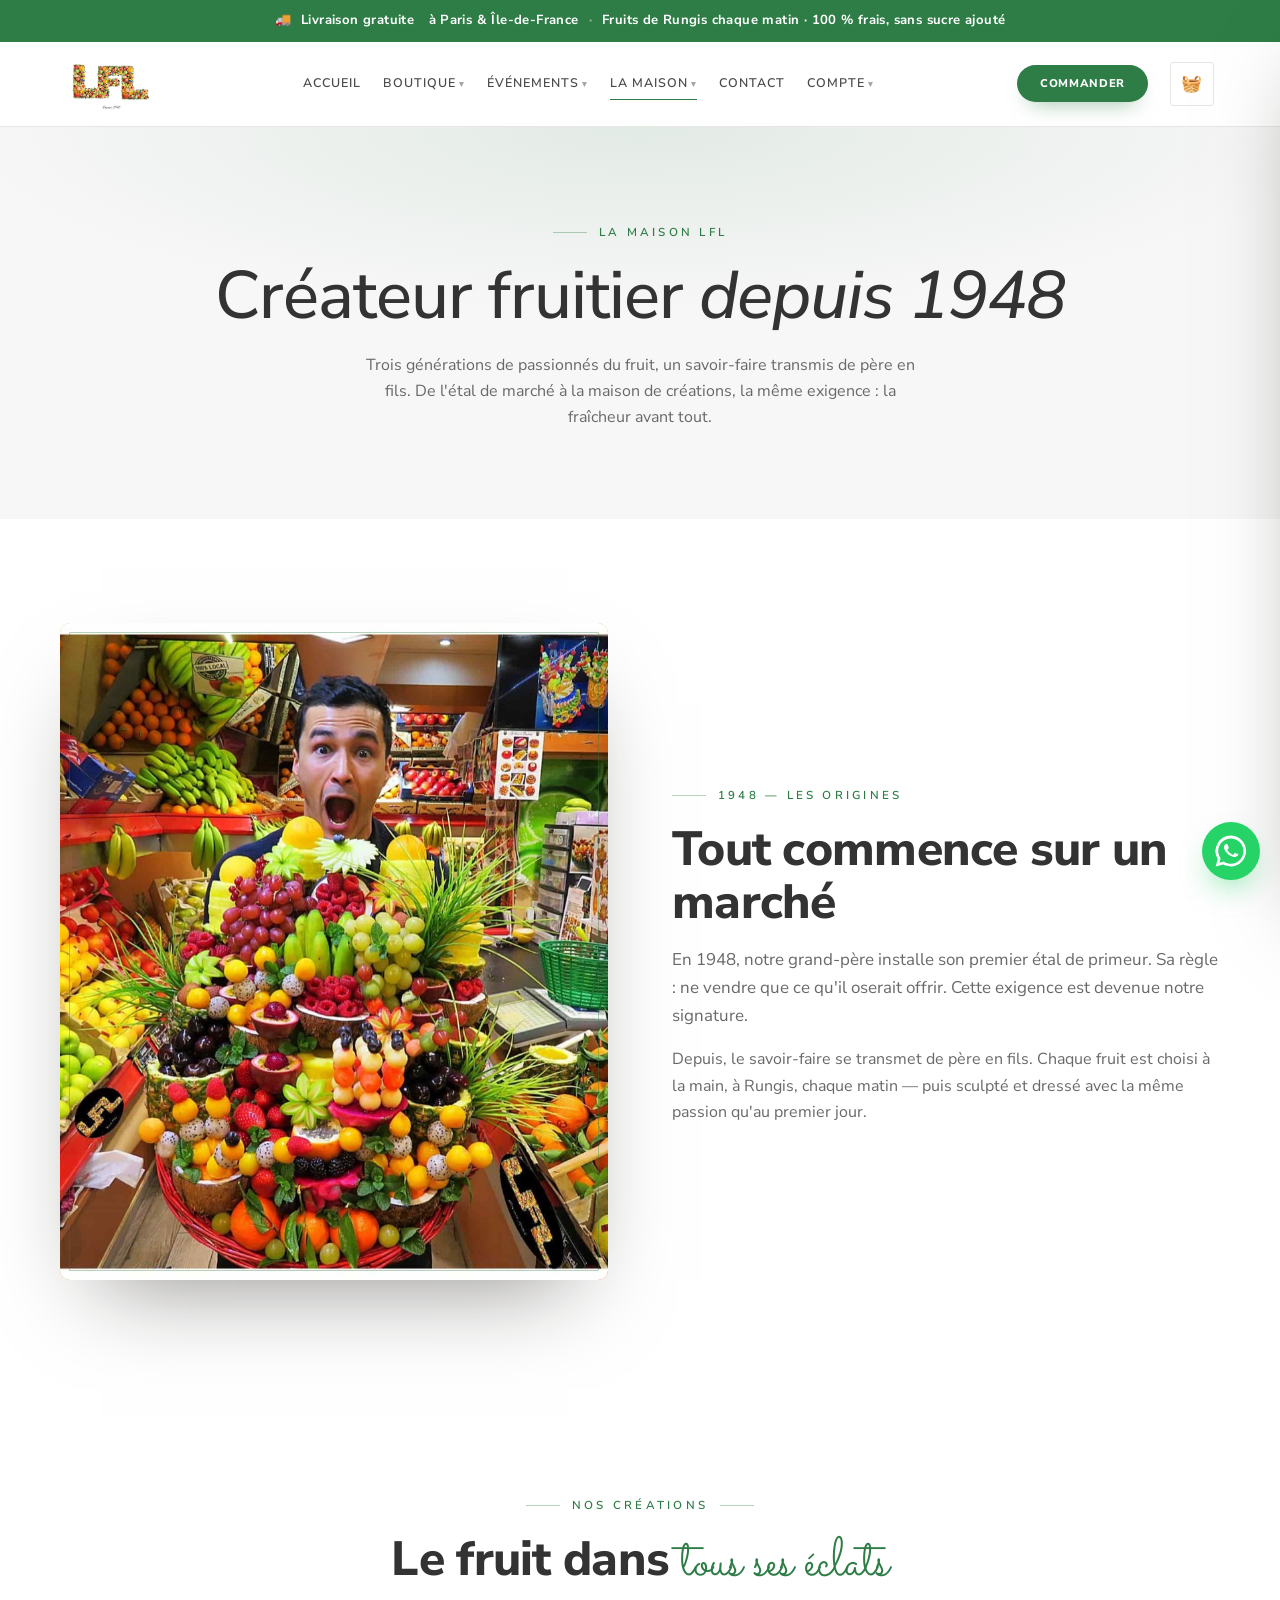
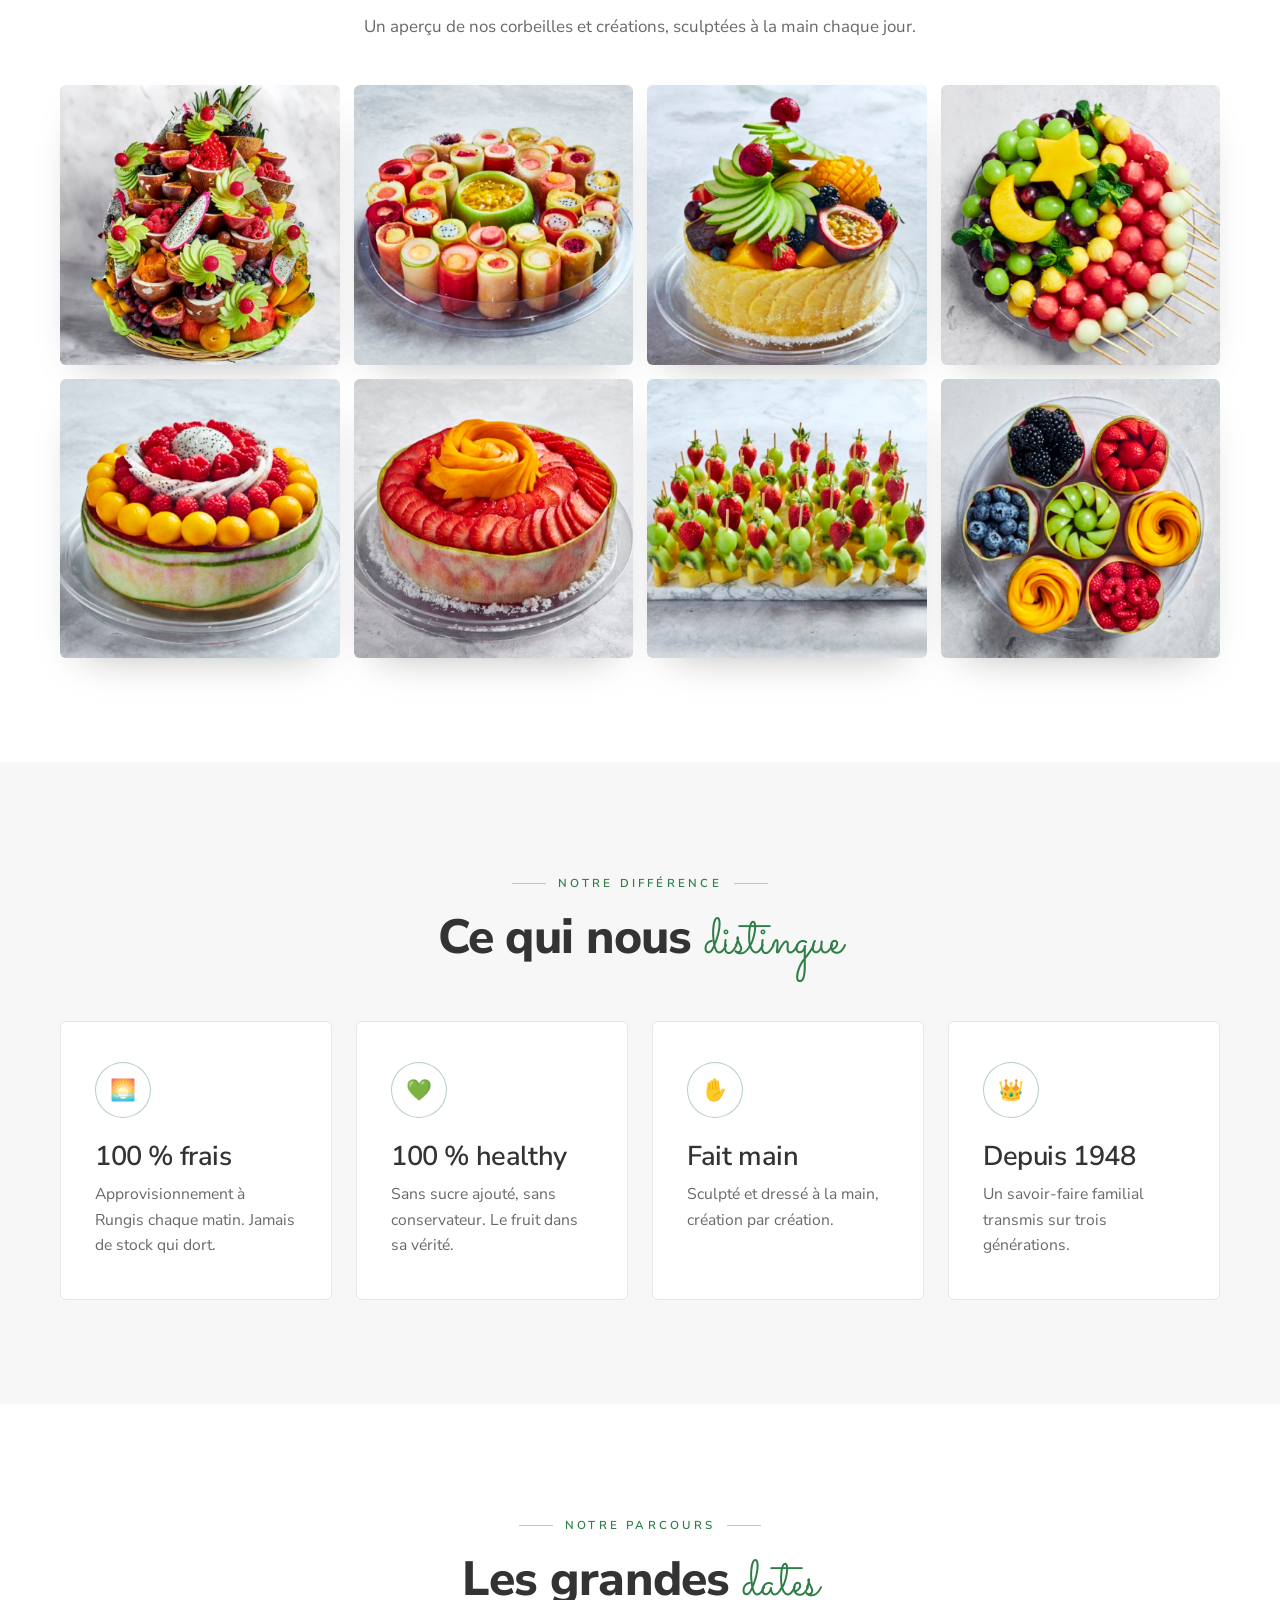
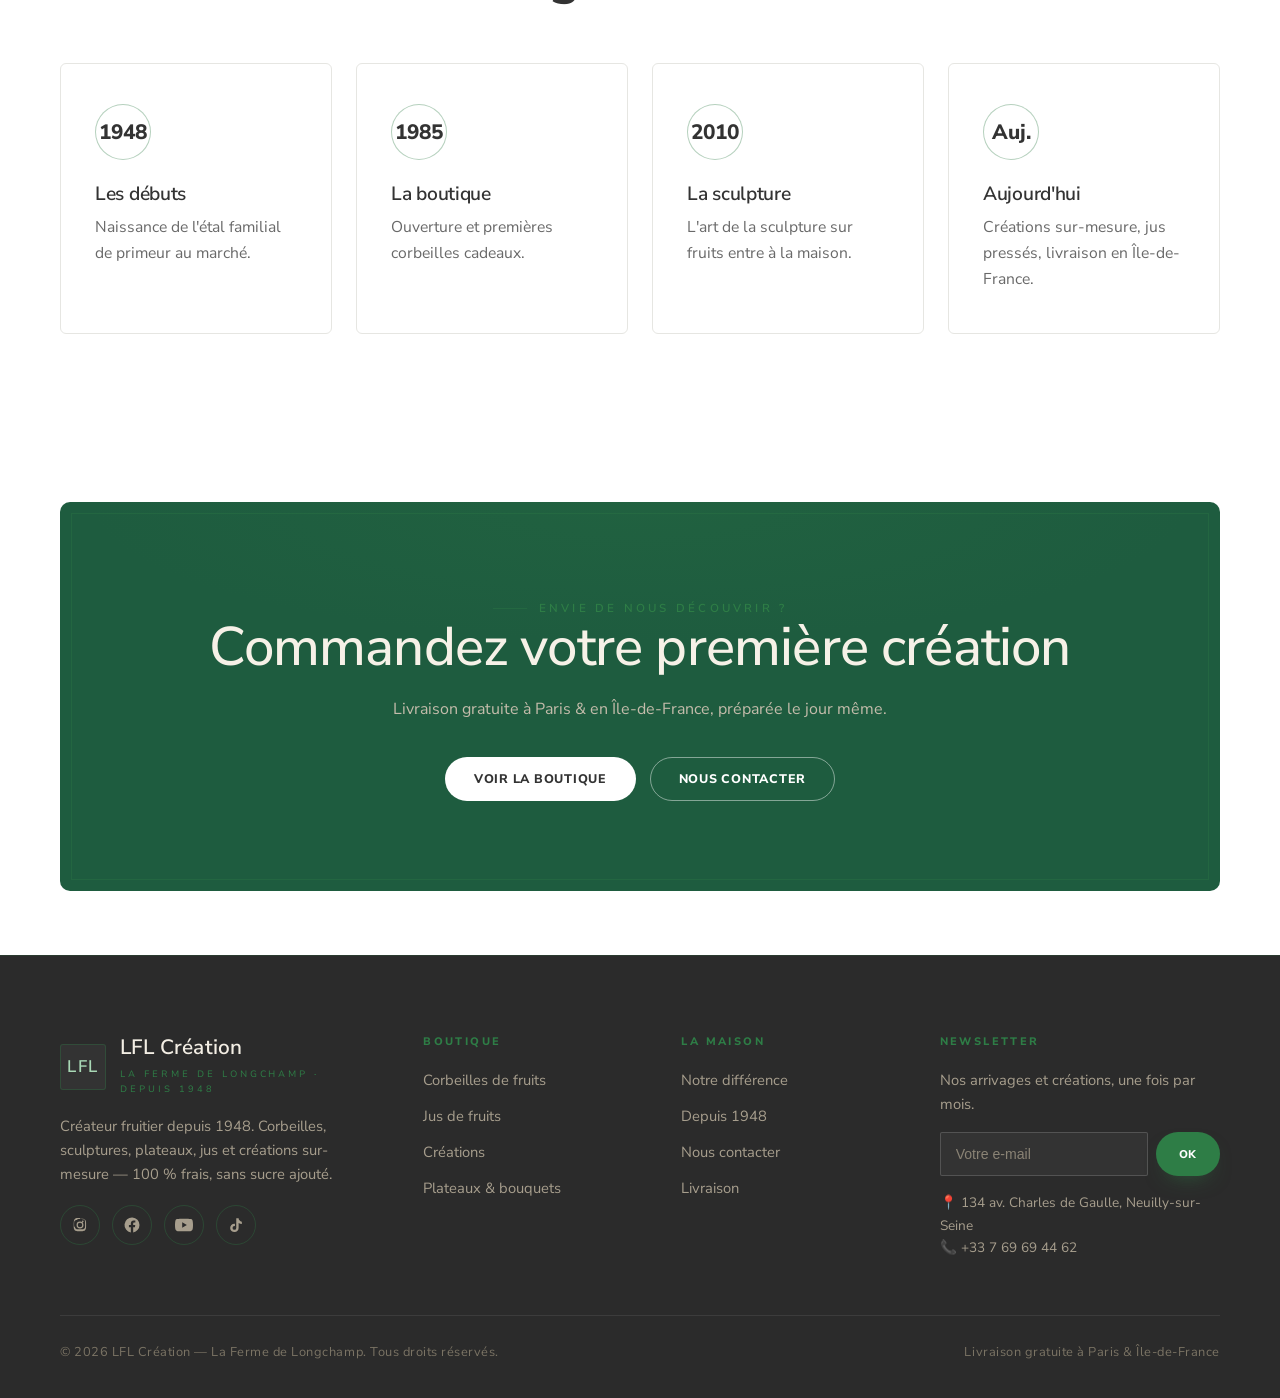
<file: a-propos.html>
<!DOCTYPE html>
<html lang="fr">
<head>
<meta charset="UTF-8">
<meta name="viewport" content="width=device-width, initial-scale=1.0">
<title>La Maison — Notre différence, depuis 1948 | LFL Création</title>
<meta name="description" content="LFL Création, La Ferme de Longchamp : créateur fruitier depuis 1948. Savoir-faire transmis de père en fils, fruits de Rungis, 100 % frais et sans sucre ajouté.">
<link rel="preconnect" href="https://fonts.googleapis.com">
<link rel="preconnect" href="https://fonts.gstatic.com" crossorigin>
<link rel="stylesheet" href="assets/css/style.css?v=19">
<link rel="icon" href="data:image/svg+xml,<svg xmlns='http://www.w3.org/2000/svg' viewBox='0 0 100 100'><text y='.9em' font-size='90'>🍉</text></svg>">
</head>
<body>

<div class="topbar">🚚 <strong>Livraison gratuite</strong>&nbsp;à Paris &amp; Île-de-France <span class="sep">·</span> <span class="hide-sm">Fruits de Rungis chaque matin · 100 % frais, sans sucre ajouté</span></div>
<header class="site-header">
  <div class="container nav">
    <a href="index.html" class="brand">
      <img class="brand__logo" src="assets/img/logo.png" alt="LFL Création — La Ferme de Longchamp, depuis 1948">
    </a>
    <nav class="nav__links">
      <a href="index.html">Accueil</a>
      <div class="nav__item">
        <a class="nav__top" href="boutique.html">Boutique<span class="caret">▾</span></a>
        <div class="nav__drop">
          <a href="boutique.html?cat=Corbeilles">Corbeilles de fruits</a>
          <a href="boutique.html?cat=Créations">Créations</a>
          <a href="boutique.html?cat=Crudités">Crudités</a>
          <a href="boutique.html?cat=Jus">Jus de fruits</a>
          <a href="https://deliveroo.fr/fr/menu/paris/paris-16eme-iena/la-ferme-de-longchamp-primeur-fruits-et-legumes-frais" target="_blank" rel="noopener noreferrer">Espace Primeur ↗</a>
        </div>
      </div>
      <div class="nav__item">
        <a class="nav__top" href="evenements.html">Événements<span class="caret">▾</span></a>
        <div class="nav__drop">
          <a href="evenements.html#mariage">Mariage</a>
          <a href="evenements.html#naissance">Naissance</a>
          <a href="evenements.html#seminaire">Soirée &amp; séminaire</a>
          <a href="entreprises.html">Entreprises</a>
        </div>
      </div>
      <div class="nav__item">
        <a class="nav__top" href="a-propos.html">La Maison<span class="caret">▾</span></a>
        <div class="nav__drop">
          <a href="a-propos.html">Notre histoire</a>
          <a href="a-propos.html">Notre différence</a>
          <a href="contact.html">Nous contacter</a>
        </div>
      </div>
      <a href="contact.html">Contact</a>
      <div class="nav__item">
        <a class="nav__top" href="compte.html">Compte<span class="caret">▾</span></a>
        <div class="nav__drop">
          <a href="compte.html#commandes">Mes commandes</a>
          <a href="compte.html#details">Détails du compte</a>
          <a href="admin.html">Espace propriétaire</a>
        </div>
      </div>
    </nav>
    <div class="nav__actions">
      <a href="boutique.html" class="btn btn--green btn--sm">Commander</a>
      <button class="cart-btn" data-open-cart aria-label="Voir le panier">
        <span class="cart-btn__icon">🧺</span><span class="cart-count">0</span>
      </button>
      <button class="nav__toggle" aria-label="Menu"><span></span><span></span><span></span></button>
    </div>
  </div>
</header>

<section class="page-hero">
  <div class="container">
    <span class="eyebrow" style="justify-content:center">La Maison LFL</span>
    <h1>Créateur fruitier <em>depuis 1948</em></h1>
    <p>Trois générations de passionnés du fruit, un savoir-faire transmis de père en fils. De l'étal de marché à la maison de créations, la même exigence : la fraîcheur avant tout.</p>
  </div>
</section>

<section class="section">
  <div class="container split">
    <div class="split__media grad--exo reveal">
      <img src="assets/img/histoire.jpg?2" alt="La Ferme de Longchamp depuis 1948" onerror="this.closest('.split__media').classList.add('img-missing')">
    </div>
    <div class="reveal">
      <span class="eyebrow">1948 — Les origines</span>
      <h2 class="section-title">Tout commence sur un marché</h2>
      <p class="section-lead" style="margin-left:0">En 1948, notre grand-père installe son premier étal de primeur. Sa règle : ne vendre que ce qu'il oserait offrir. Cette exigence est devenue notre signature.</p>
      <p style="color:var(--muted);margin-top:16px">Depuis, le savoir-faire se transmet de père en fils. Chaque fruit est choisi à la main, à Rungis, chaque matin — puis sculpté et dressé avec la même passion qu'au premier jour.</p>
    </div>
  </div>
</section>

<section class="section">
  <div class="container">
    <div class="center reveal"><span class="eyebrow">Nos créations</span><h2 class="section-title">Le fruit dans <em>tous ses éclats</em></h2><p class="section-lead">Un aperçu de nos corbeilles et créations, sculptées à la main chaque jour.</p></div>
    <div class="gallery" style="margin-top:44px">
      <img class="reveal" src="assets/img/hawai-2530.jpg?2" alt="Corbeille Hawaï" loading="lazy">
      <img class="reveal" src="assets/img/su-fruits.jpg?2" alt="Su-fruits" loading="lazy">
      <img class="reveal" src="assets/img/salade-revisitee.jpg?2" alt="Salade de fruits revisitée" loading="lazy">
      <img class="reveal" src="assets/img/plateau-etoile.jpg?2" alt="Plateau étoilé" loading="lazy">
      <img class="reveal" src="assets/img/mille-fruit.jpg?2" alt="Le mille-fruit" loading="lazy">
      <img class="reveal" src="assets/img/fraisier.jpg?2" alt="Fraisier primeur" loading="lazy">
      <img class="reveal" src="assets/img/pics-vitamines.jpg?2" alt="Les pics vitaminés" loading="lazy">
      <img class="reveal" src="assets/img/eclats-gourmandises.jpg?2" alt="Éclats de gourmandises" loading="lazy">
    </div>
  </div>
</section>

<section class="section bg-cream">
  <div class="container">
    <div class="center reveal"><span class="eyebrow">Notre différence</span><h2 class="section-title">Ce qui nous <em>distingue</em></h2></div>
    <div class="grid-4" style="margin-top:48px">
      <div class="value-card reveal"><div class="ic">🌅</div><h3>100 % frais</h3><p>Approvisionnement à Rungis chaque matin. Jamais de stock qui dort.</p></div>
      <div class="value-card reveal"><div class="ic">💚</div><h3>100 % healthy</h3><p>Sans sucre ajouté, sans conservateur. Le fruit dans sa vérité.</p></div>
      <div class="value-card reveal"><div class="ic">✋</div><h3>Fait main</h3><p>Sculpté et dressé à la main, création par création.</p></div>
      <div class="value-card reveal"><div class="ic">👑</div><h3>Depuis 1948</h3><p>Un savoir-faire familial transmis sur trois générations.</p></div>
    </div>
  </div>
</section>

<section class="section">
  <div class="container">
    <div class="center reveal"><span class="eyebrow">Notre parcours</span><h2 class="section-title">Les grandes <em>dates</em></h2></div>
    <div class="grid-4" style="margin-top:48px">
      <div class="value-card reveal"><div class="ic" style="font-weight:800">1948</div><h3 style="font-size:1.2rem">Les débuts</h3><p>Naissance de l'étal familial de primeur au marché.</p></div>
      <div class="value-card reveal"><div class="ic" style="font-weight:800">1985</div><h3 style="font-size:1.2rem">La boutique</h3><p>Ouverture et premières corbeilles cadeaux.</p></div>
      <div class="value-card reveal"><div class="ic" style="font-weight:800">2010</div><h3 style="font-size:1.2rem">La sculpture</h3><p>L'art de la sculpture sur fruits entre à la maison.</p></div>
      <div class="value-card reveal"><div class="ic" style="font-weight:800">Auj.</div><h3 style="font-size:1.2rem">Aujourd'hui</h3><p>Créations sur-mesure, jus pressés, livraison en Île-de-France.</p></div>
    </div>
  </div>
</section>

<section class="section--tight">
  <div class="container">
    <div class="cta-band reveal">
      <span class="eyebrow">Envie de nous découvrir ?</span>
      <h2>Commandez votre première création</h2>
      <p>Livraison gratuite à Paris &amp; en Île-de-France, préparée le jour même.</p>
      <div style="display:flex;gap:14px;justify-content:center;flex-wrap:wrap">
        <a href="boutique.html" class="btn btn--light">Voir la boutique</a>
        <a href="contact.html" class="btn btn--ghost" style="color:#fff;border-color:rgba(255,255,255,.45)">Nous contacter</a>
      </div>
    </div>
  </div>
</section>

<footer class="site-footer">
  <div class="container">
    <div class="footer-grid">
      <div>
        <a href="index.html" class="brand" style="margin-bottom:16px">
          <span class="brand__mark">LFL</span>
          <span><span class="brand__name">LFL Création</span><span class="brand__since">La Ferme de Longchamp · depuis 1948</span></span>
        </a>
        <p style="max-width:300px;font-size:.92rem">Créateur fruitier depuis 1948. Corbeilles, sculptures, plateaux, jus et créations sur-mesure — 100 % frais, sans sucre ajouté.</p>
        <div class="social"><a href="https://www.instagram.com/maison_lfl/" target="_blank" rel="noopener noreferrer" aria-label="Instagram" title="Instagram"><svg viewBox="0 0 24 24" fill="currentColor"><path d="M12 7.4a4.6 4.6 0 1 0 0 9.2 4.6 4.6 0 0 0 0-9.2zm0 7.6a3 3 0 1 1 0-6 3 3 0 0 1 0 6zm4.8-7.8a1.08 1.08 0 1 1-2.16 0 1.08 1.08 0 0 1 2.16 0zM12 4.16c2.2 0 2.46.01 3.33.05.8.04 1.24.17 1.53.29.38.15.66.33.95.62.29.29.47.57.62.95.11.29.25.73.29 1.53.04.87.05 1.13.05 3.33s-.01 2.46-.05 3.33c-.04.8-.18 1.24-.29 1.53-.15.38-.33.66-.62.95-.29.29-.57.47-.95.62-.29.11-.73.25-1.53.29-.87.04-1.13.05-3.33.05s-2.46-.01-3.33-.05c-.8-.04-1.24-.18-1.53-.29a2.56 2.56 0 0 1-.95-.62 2.56 2.56 0 0 1-.62-.95c-.11-.29-.25-.73-.29-1.53C4.17 14.46 4.16 14.2 4.16 12s.01-2.46.05-3.33c.04-.8.18-1.24.29-1.53.15-.38.33-.66.62-.95.29-.29.57-.47.95-.62.29-.11.73-.25 1.53-.29C9.54 4.17 9.8 4.16 12 4.16M12 2.6c-2.24 0-2.52.01-3.4.05-.88.04-1.48.18-2 .38-.55.21-1.01.5-1.47.96-.46.46-.75.92-.96 1.47-.2.52-.34 1.12-.38 2C3.61 9.48 3.6 9.76 3.6 12s.01 2.52.05 3.4c.04.88.18 1.48.38 2 .21.55.5 1.01.96 1.47.46.46.92.75 1.47.96.52.2 1.12.34 2 .38.88.04 1.16.05 3.4.05s2.52-.01 3.4-.05c.88-.04 1.48-.18 2-.38.55-.21 1.01-.5 1.47-.96.46-.46.75-.92.96-1.47.2-.52.34-1.12.38-2 .04-.88.05-1.16.05-3.4s-.01-2.52-.05-3.4c-.04-.88-.18-1.48-.38-2a3.9 3.9 0 0 0-.96-1.47 3.9 3.9 0 0 0-1.47-.96c-.52-.2-1.12-.34-2-.38-.88-.04-1.16-.05-3.4-.05z"/></svg></a><a href="https://www.facebook.com/lafermedelongchampparis/" target="_blank" rel="noopener noreferrer" aria-label="Facebook" title="Facebook"><svg viewBox="0 0 24 24" fill="currentColor"><path d="M22 12a10 10 0 1 0-11.56 9.88v-6.99H7.9V12h2.54V9.8c0-2.5 1.49-3.89 3.78-3.89 1.09 0 2.24.2 2.24.2v2.46h-1.26c-1.24 0-1.63.77-1.63 1.56V12h2.78l-.44 2.89h-2.34v6.99A10 10 0 0 0 22 12z"/></svg></a><a href="https://www.youtube.com/@Atef.Barbouche" target="_blank" rel="noopener noreferrer" aria-label="YouTube" title="YouTube"><svg viewBox="0 0 24 24" fill="currentColor"><path d="M23.5 6.2a3 3 0 0 0-2.12-2.12C19.5 3.55 12 3.55 12 3.55s-7.5 0-9.38.53A3 3 0 0 0 .5 6.2 31 31 0 0 0 0 12a31 31 0 0 0 .5 5.8 3 3 0 0 0 2.12 2.12c1.88.53 9.38.53 9.38.53s7.5 0 9.38-.53a3 3 0 0 0 2.12-2.12A31 31 0 0 0 24 12a31 31 0 0 0-.5-5.8zM9.6 15.6V8.4l6.2 3.6-6.2 3.6z"/></svg></a><a href="https://www.tiktok.com/@fruits_lfl_creation" target="_blank" rel="noopener noreferrer" aria-label="TikTok" title="TikTok"><svg viewBox="0 0 24 24" fill="currentColor"><path d="M16.6 5.82A4.28 4.28 0 0 1 15.54 3h-3.2v12.9a2.47 2.47 0 1 1-2.47-2.47c.24 0 .48.04.7.1v-3.3a5.7 5.7 0 0 0-.7-.05A5.65 5.65 0 1 0 15.5 15.5V9.34a7.36 7.36 0 0 0 4.3 1.38V7.5a4.28 4.28 0 0 1-3.2-1.68z"/></svg></a></div>
      </div>
      <div><h4>Boutique</h4><ul class="footer-links"><li><a href="boutique.html">Corbeilles de fruits</a></li><li><a href="boutique.html">Jus de fruits</a></li><li><a href="boutique.html">Créations</a></li><li><a href="boutique.html">Plateaux &amp; bouquets</a></li></ul></div>
      <div><h4>La Maison</h4><ul class="footer-links"><li><a href="a-propos.html">Notre différence</a></li><li><a href="a-propos.html">Depuis 1948</a></li><li><a href="contact.html">Nous contacter</a></li><li><a href="index.html#livraison">Livraison</a></li></ul></div>
      <div><h4>Newsletter</h4><p style="font-size:.92rem">Nos arrivages et créations, une fois par mois.</p>
        <form class="newsletter" data-newsletter><input type="email" placeholder="Votre e-mail" required><button class="btn btn--green btn--sm" type="submit">OK</button></form>
        <p style="font-size:.85rem;margin-top:16px">📍 134 av. Charles de Gaulle, Neuilly-sur-Seine<br>📞 +33 7 69 69 44 62</p></div>
    </div>
    <div class="footer-bottom"><span>© 2026 LFL Création — La Ferme de Longchamp. Tous droits réservés.</span><span>Livraison gratuite à Paris &amp; Île-de-France</span></div>
  </div>
</footer>

<div class="overlay" id="overlay" data-close-cart></div>
<aside class="drawer" id="drawer" aria-label="Panier">
  <div class="drawer__head"><h3>Votre panier</h3><button class="drawer__close" data-close-cart aria-label="Fermer">✕</button></div>
  <div class="drawer__body" id="drawerBody"></div>
  <div class="drawer__foot" id="drawerFoot"></div>
</aside>

<script src="assets/js/data.js?v=19"></script>
<script src="assets/js/main.js?v=19"></script>
</body>
</html>
</file>
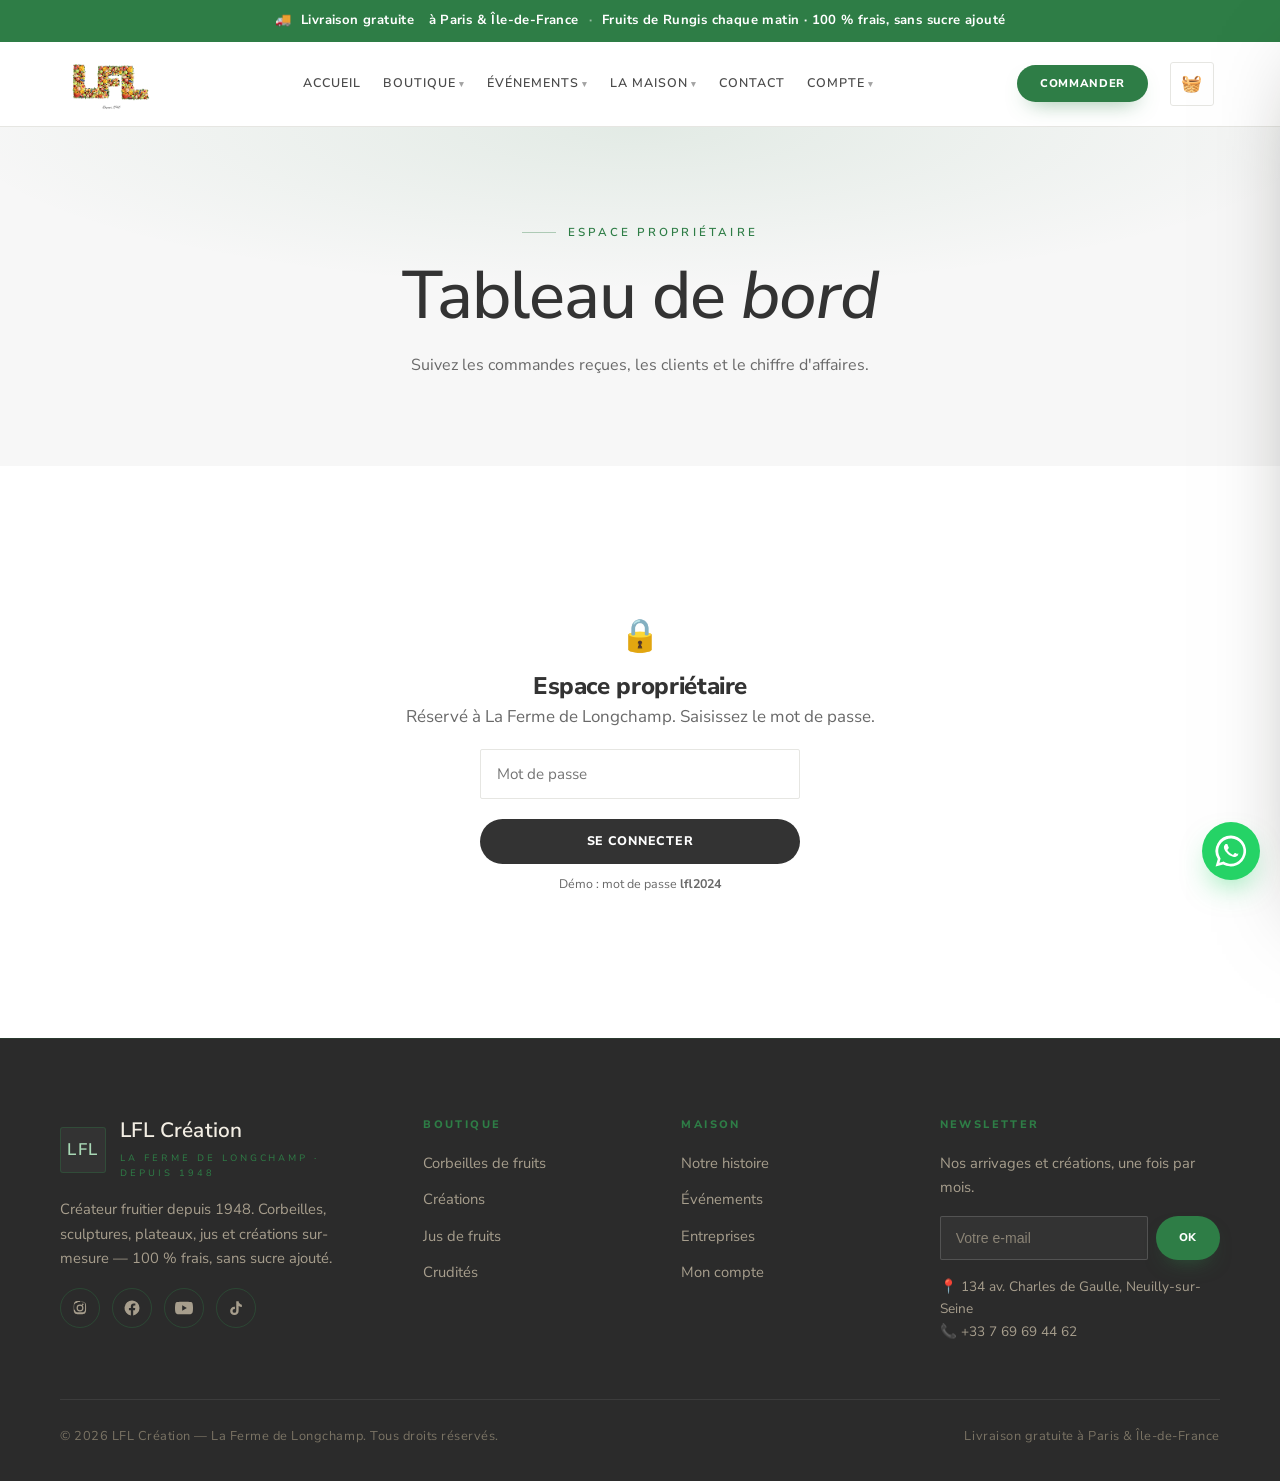
<file: admin.html>
<!DOCTYPE html>
<html lang="fr">
<head>
<meta charset="UTF-8">
<meta name="viewport" content="width=device-width, initial-scale=1.0">
<title>Espace propriétaire — LFL Création</title>
<meta name="description" content="Tableau de bord propriétaire : commandes, clients, chiffre d'affaires.">
<link rel="preconnect" href="https://fonts.googleapis.com">
<link rel="preconnect" href="https://fonts.gstatic.com" crossorigin>
<link rel="stylesheet" href="assets/css/style.css?v=19">
<link rel="icon" href="data:image/svg+xml,<svg xmlns='http://www.w3.org/2000/svg' viewBox='0 0 100 100'><text y='.9em' font-size='90'>🍉</text></svg>">
</head>
<body>
<div class="topbar">🚚 <strong>Livraison gratuite</strong>&nbsp;à Paris &amp; Île-de-France <span class="sep">·</span> <span class="hide-sm">Fruits de Rungis chaque matin · 100 % frais, sans sucre ajouté</span></div>
<header class="site-header">
  <div class="container nav">
    <a href="index.html" class="brand">
      <img class="brand__logo" src="assets/img/logo.png" alt="LFL Création — La Ferme de Longchamp, depuis 1948">
    </a>
    <nav class="nav__links">
      <a href="index.html">Accueil</a>
      <div class="nav__item">
        <a class="nav__top" href="boutique.html">Boutique<span class="caret">▾</span></a>
        <div class="nav__drop">
          <a href="boutique.html?cat=Corbeilles">Corbeilles de fruits</a>
          <a href="boutique.html?cat=Créations">Créations</a>
          <a href="boutique.html?cat=Crudités">Crudités</a>
          <a href="boutique.html?cat=Jus">Jus de fruits</a>
          <a href="https://deliveroo.fr/fr/menu/paris/paris-16eme-iena/la-ferme-de-longchamp-primeur-fruits-et-legumes-frais" target="_blank" rel="noopener noreferrer">Espace Primeur ↗</a>
        </div>
      </div>
      <div class="nav__item">
        <a class="nav__top" href="evenements.html">Événements<span class="caret">▾</span></a>
        <div class="nav__drop">
          <a href="evenements.html#mariage">Mariage</a>
          <a href="evenements.html#naissance">Naissance</a>
          <a href="evenements.html#seminaire">Soirée &amp; séminaire</a>
          <a href="entreprises.html">Entreprises</a>
        </div>
      </div>
      <div class="nav__item">
        <a class="nav__top" href="a-propos.html">La Maison<span class="caret">▾</span></a>
        <div class="nav__drop">
          <a href="a-propos.html">Notre histoire</a>
          <a href="a-propos.html">Notre différence</a>
          <a href="contact.html">Nous contacter</a>
        </div>
      </div>
      <a href="contact.html">Contact</a>
      <div class="nav__item">
        <a class="nav__top" href="compte.html">Compte<span class="caret">▾</span></a>
        <div class="nav__drop">
          <a href="compte.html#commandes">Mes commandes</a>
          <a href="compte.html#details">Détails du compte</a>
          <a href="admin.html">Espace propriétaire</a>
        </div>
      </div>
    </nav>
    <div class="nav__actions">
      <a href="boutique.html" class="btn btn--green btn--sm">Commander</a>
      <button class="cart-btn" data-open-cart aria-label="Voir le panier">
        <span class="cart-btn__icon">🧺</span><span class="cart-count">0</span>
      </button>
      <button class="nav__toggle" aria-label="Menu"><span></span><span></span><span></span></button>
    </div>
  </div>
</header>

<section class="page-hero">
  <div class="container">
    <span class="eyebrow" style="justify-content:center">Espace propriétaire</span>
    <h1>Tableau de <em>bord</em></h1>
    <p>Suivez les commandes reçues, les clients et le chiffre d'affaires.</p>
  </div>
</section>

<section class="section">
  <div class="container" id="adminApp"></div>
</section>
<footer class="site-footer">
  <div class="container">
    <div class="footer-grid">
      <div>
        <a href="index.html" class="brand" style="margin-bottom:16px">
          <span class="brand__mark">LFL</span>
          <span><span class="brand__name">LFL Création</span><span class="brand__since">La Ferme de Longchamp · depuis 1948</span></span>
        </a>
        <p style="max-width:300px;font-size:.92rem">Créateur fruitier depuis 1948. Corbeilles, sculptures, plateaux, jus et créations sur-mesure — 100 % frais, sans sucre ajouté.</p>
        <div class="social"><a href="https://www.instagram.com/maison_lfl/" target="_blank" rel="noopener noreferrer" aria-label="Instagram" title="Instagram"><svg viewBox="0 0 24 24" fill="currentColor"><path d="M12 7.4a4.6 4.6 0 1 0 0 9.2 4.6 4.6 0 0 0 0-9.2zm0 7.6a3 3 0 1 1 0-6 3 3 0 0 1 0 6zm4.8-7.8a1.08 1.08 0 1 1-2.16 0 1.08 1.08 0 0 1 2.16 0zM12 4.16c2.2 0 2.46.01 3.33.05.8.04 1.24.17 1.53.29.38.15.66.33.95.62.29.29.47.57.62.95.11.29.25.73.29 1.53.04.87.05 1.13.05 3.33s-.01 2.46-.05 3.33c-.04.8-.18 1.24-.29 1.53-.15.38-.33.66-.62.95-.29.29-.57.47-.95.62-.29.11-.73.25-1.53.29-.87.04-1.13.05-3.33.05s-2.46-.01-3.33-.05c-.8-.04-1.24-.18-1.53-.29a2.56 2.56 0 0 1-.95-.62 2.56 2.56 0 0 1-.62-.95c-.11-.29-.25-.73-.29-1.53C4.17 14.46 4.16 14.2 4.16 12s.01-2.46.05-3.33c.04-.8.18-1.24.29-1.53.15-.38.33-.66.62-.95.29-.29.57-.47.95-.62.29-.11.73-.25 1.53-.29C9.54 4.17 9.8 4.16 12 4.16M12 2.6c-2.24 0-2.52.01-3.4.05-.88.04-1.48.18-2 .38-.55.21-1.01.5-1.47.96-.46.46-.75.92-.96 1.47-.2.52-.34 1.12-.38 2C3.61 9.48 3.6 9.76 3.6 12s.01 2.52.05 3.4c.04.88.18 1.48.38 2 .21.55.5 1.01.96 1.47.46.46.92.75 1.47.96.52.2 1.12.34 2 .38.88.04 1.16.05 3.4.05s2.52-.01 3.4-.05c.88-.04 1.48-.18 2-.38.55-.21 1.01-.5 1.47-.96.46-.46.75-.92.96-1.47.2-.52.34-1.12.38-2 .04-.88.05-1.16.05-3.4s-.01-2.52-.05-3.4c-.04-.88-.18-1.48-.38-2a3.9 3.9 0 0 0-.96-1.47 3.9 3.9 0 0 0-1.47-.96c-.52-.2-1.12-.34-2-.38-.88-.04-1.16-.05-3.4-.05z"/></svg></a><a href="https://www.facebook.com/lafermedelongchampparis/" target="_blank" rel="noopener noreferrer" aria-label="Facebook" title="Facebook"><svg viewBox="0 0 24 24" fill="currentColor"><path d="M22 12a10 10 0 1 0-11.56 9.88v-6.99H7.9V12h2.54V9.8c0-2.5 1.49-3.89 3.78-3.89 1.09 0 2.24.2 2.24.2v2.46h-1.26c-1.24 0-1.63.77-1.63 1.56V12h2.78l-.44 2.89h-2.34v6.99A10 10 0 0 0 22 12z"/></svg></a><a href="https://www.youtube.com/@Atef.Barbouche" target="_blank" rel="noopener noreferrer" aria-label="YouTube" title="YouTube"><svg viewBox="0 0 24 24" fill="currentColor"><path d="M23.5 6.2a3 3 0 0 0-2.12-2.12C19.5 3.55 12 3.55 12 3.55s-7.5 0-9.38.53A3 3 0 0 0 .5 6.2 31 31 0 0 0 0 12a31 31 0 0 0 .5 5.8 3 3 0 0 0 2.12 2.12c1.88.53 9.38.53 9.38.53s7.5 0 9.38-.53a3 3 0 0 0 2.12-2.12A31 31 0 0 0 24 12a31 31 0 0 0-.5-5.8zM9.6 15.6V8.4l6.2 3.6-6.2 3.6z"/></svg></a><a href="https://www.tiktok.com/@fruits_lfl_creation" target="_blank" rel="noopener noreferrer" aria-label="TikTok" title="TikTok"><svg viewBox="0 0 24 24" fill="currentColor"><path d="M16.6 5.82A4.28 4.28 0 0 1 15.54 3h-3.2v12.9a2.47 2.47 0 1 1-2.47-2.47c.24 0 .48.04.7.1v-3.3a5.7 5.7 0 0 0-.7-.05A5.65 5.65 0 1 0 15.5 15.5V9.34a7.36 7.36 0 0 0 4.3 1.38V7.5a4.28 4.28 0 0 1-3.2-1.68z"/></svg></a></div>
      </div>
      <div><h4>Boutique</h4><ul class="footer-links"><li><a href="boutique.html?cat=Corbeilles">Corbeilles de fruits</a></li><li><a href="boutique.html?cat=Créations">Créations</a></li><li><a href="boutique.html?cat=Jus">Jus de fruits</a></li><li><a href="boutique.html?cat=Crudités">Crudités</a></li></ul></div>
      <div><h4>Maison</h4><ul class="footer-links"><li><a href="a-propos.html">Notre histoire</a></li><li><a href="evenements.html">Événements</a></li><li><a href="entreprises.html">Entreprises</a></li><li><a href="compte.html">Mon compte</a></li></ul></div>
      <div><h4>Newsletter</h4><p style="font-size:.92rem">Nos arrivages et créations, une fois par mois.</p>
        <form class="newsletter" data-newsletter><input type="email" placeholder="Votre e-mail" required><button class="btn btn--green btn--sm" type="submit">OK</button></form>
        <p style="font-size:.85rem;margin-top:16px">📍 134 av. Charles de Gaulle, Neuilly-sur-Seine<br>📞 +33 7 69 69 44 62</p></div>
    </div>
    <div class="footer-bottom"><span>© 2026 LFL Création — La Ferme de Longchamp. Tous droits réservés.</span><span>Livraison gratuite à Paris &amp; Île-de-France</span></div>
  </div>
</footer>

<div class="overlay" id="overlay" data-close-cart></div>
<aside class="drawer" id="drawer" aria-label="Panier">
  <div class="drawer__head"><h3>Votre panier</h3><button class="drawer__close" data-close-cart aria-label="Fermer">✕</button></div>
  <div class="drawer__body" id="drawerBody"></div>
  <div class="drawer__foot" id="drawerFoot"></div>
</aside>

<script src="assets/js/data.js?v=19"></script>
<script src="assets/js/main.js?v=19"></script>
</body>
</html>
</file>
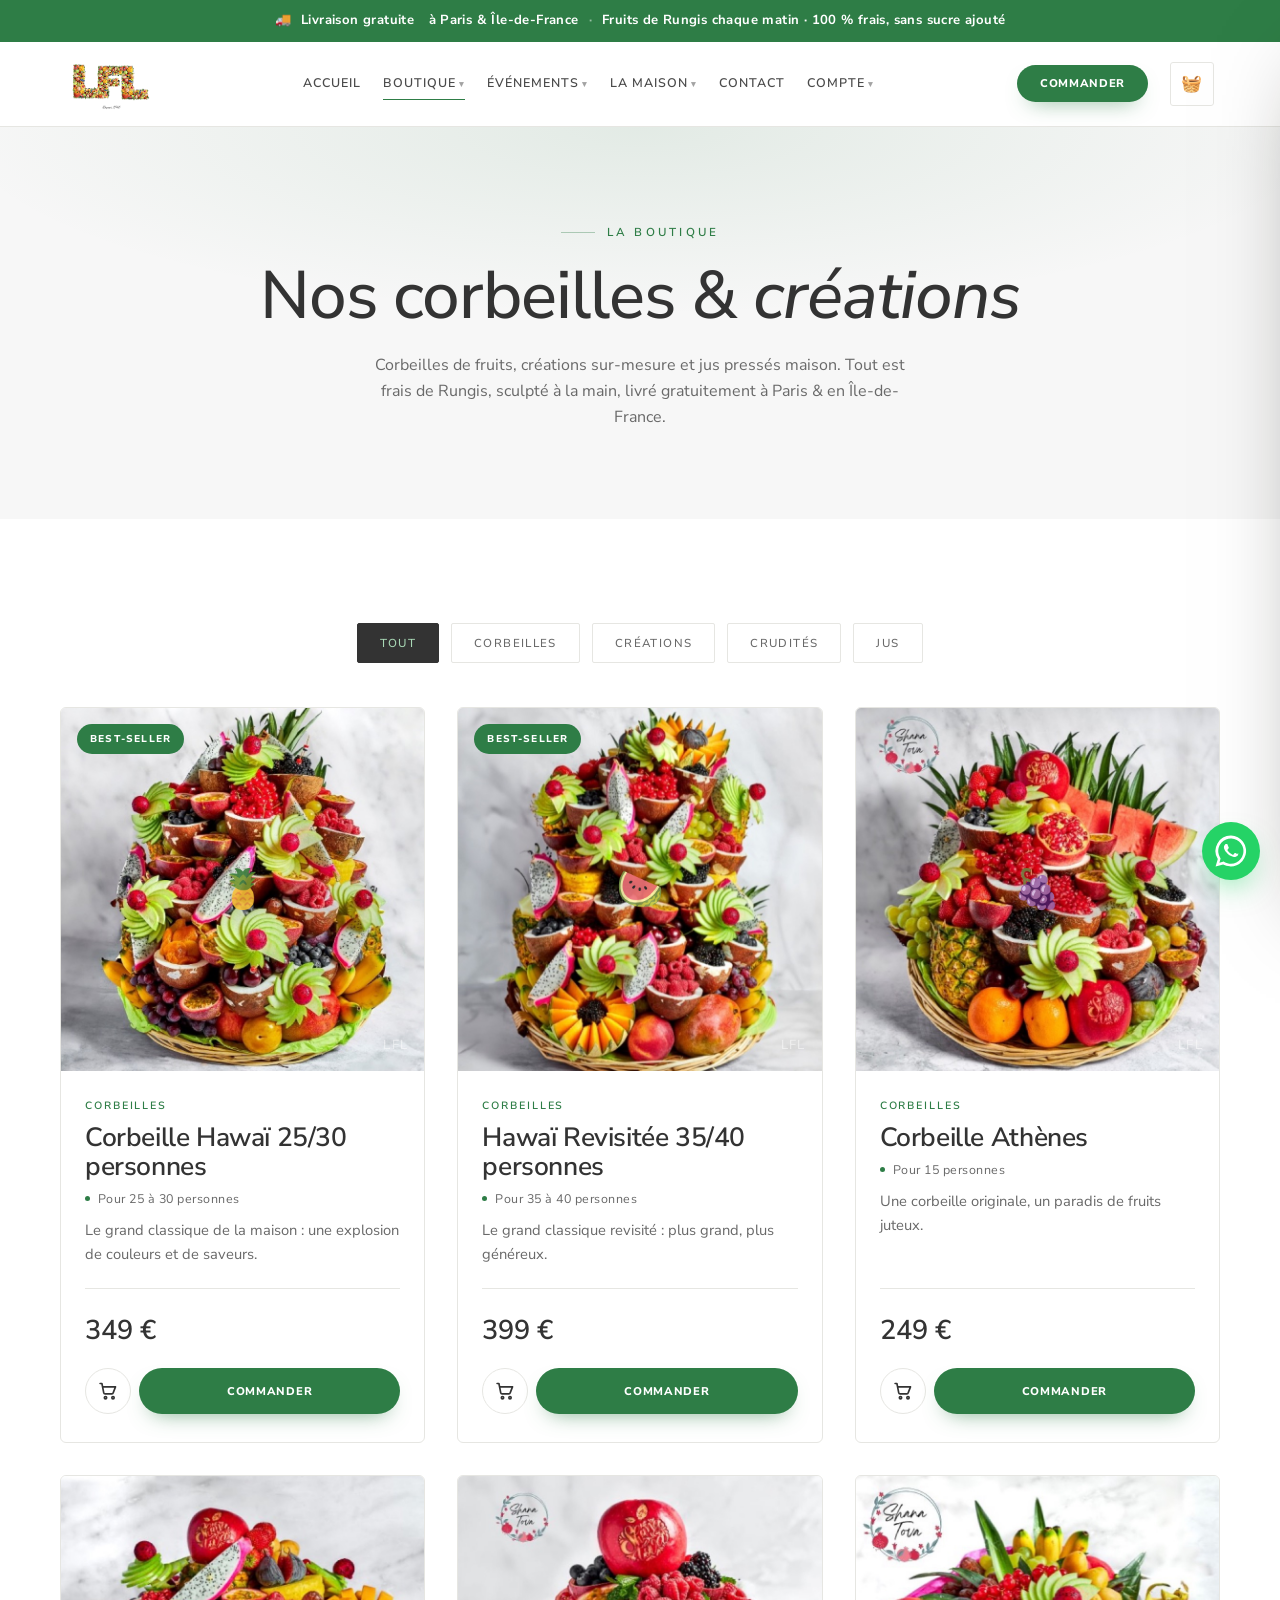
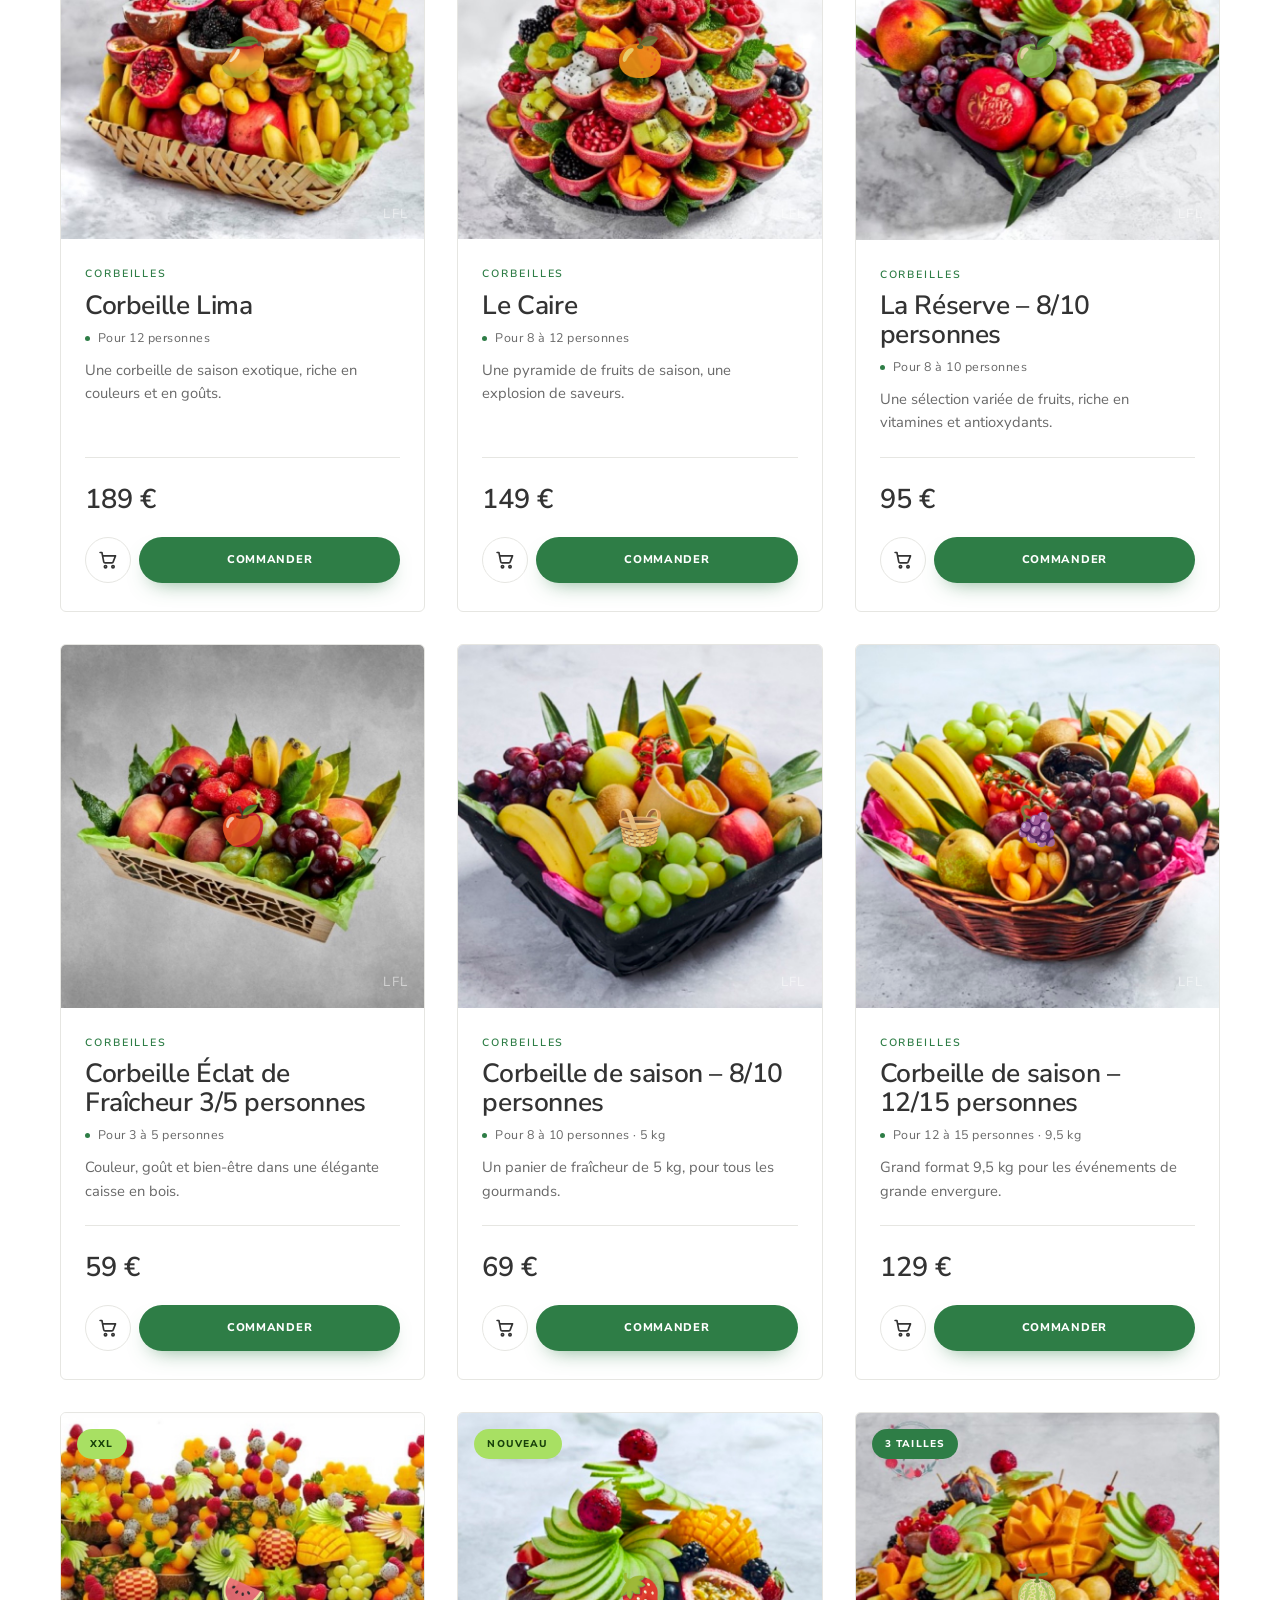
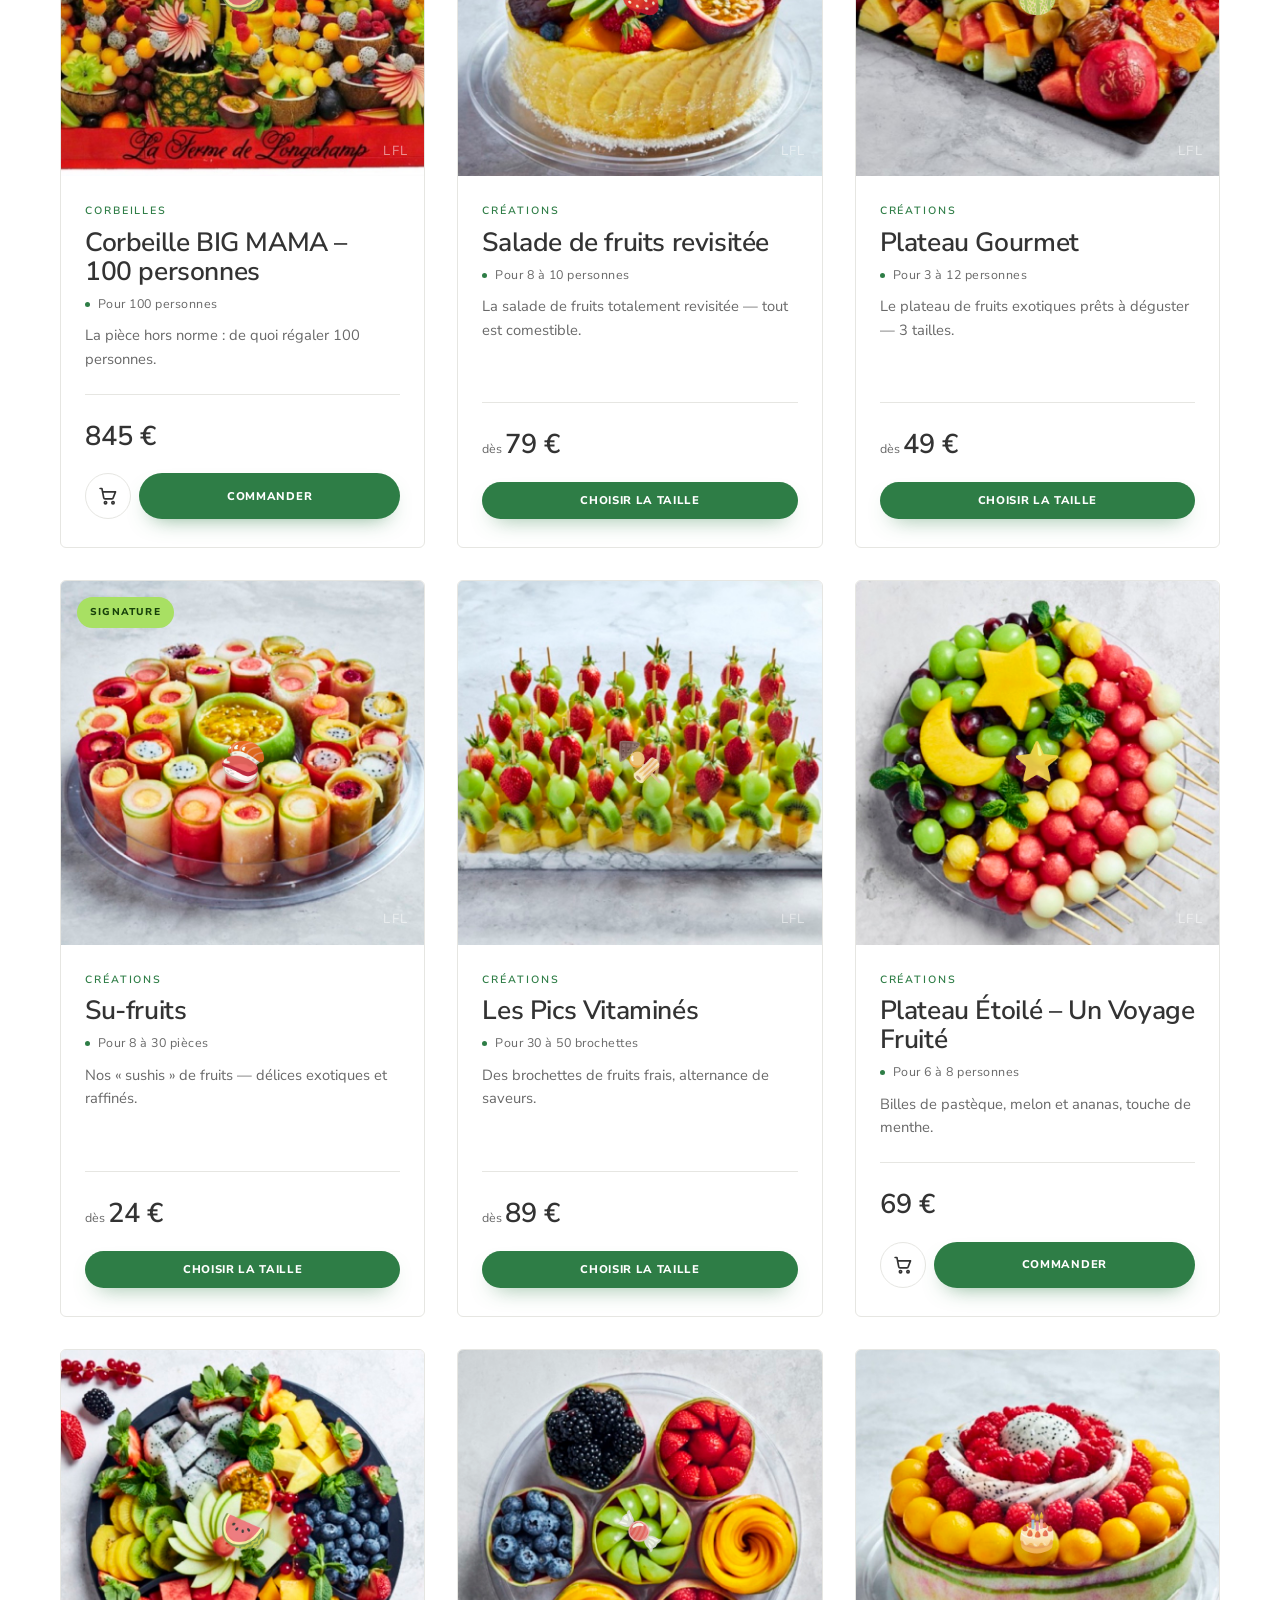
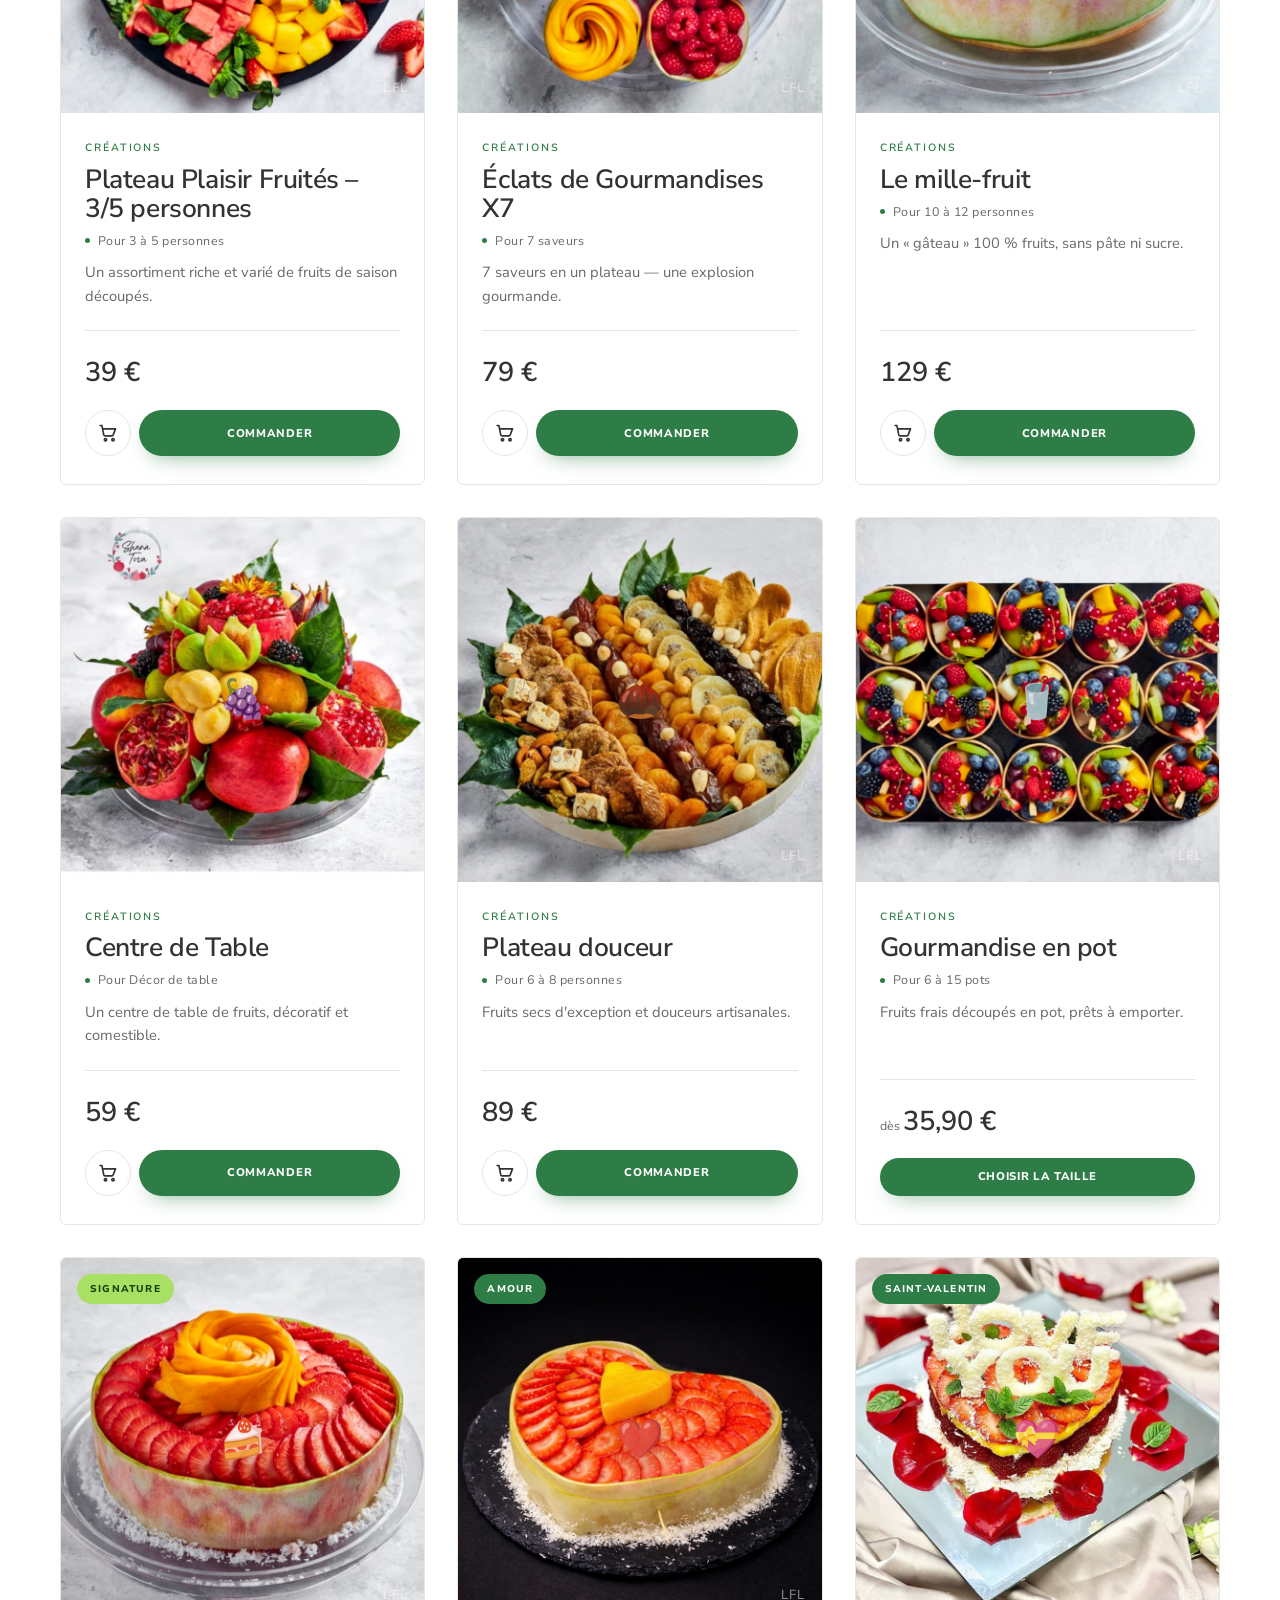
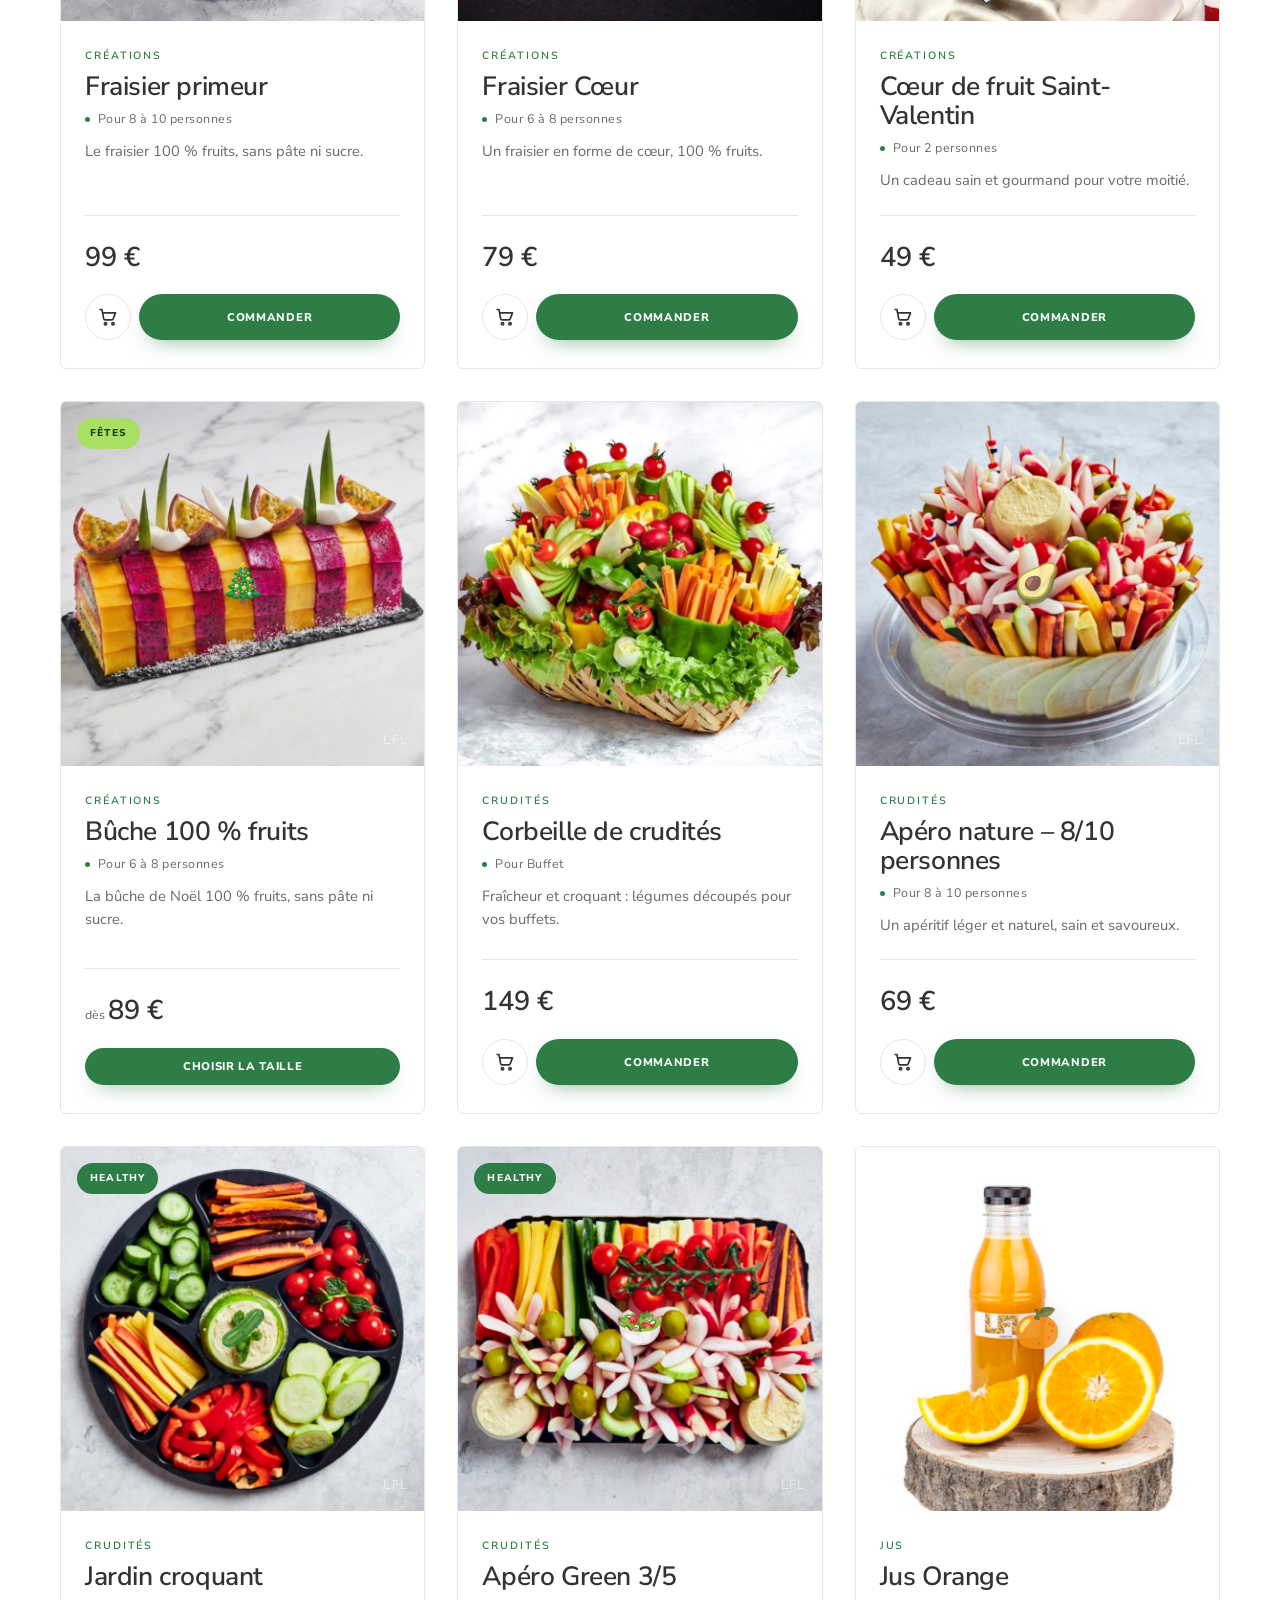
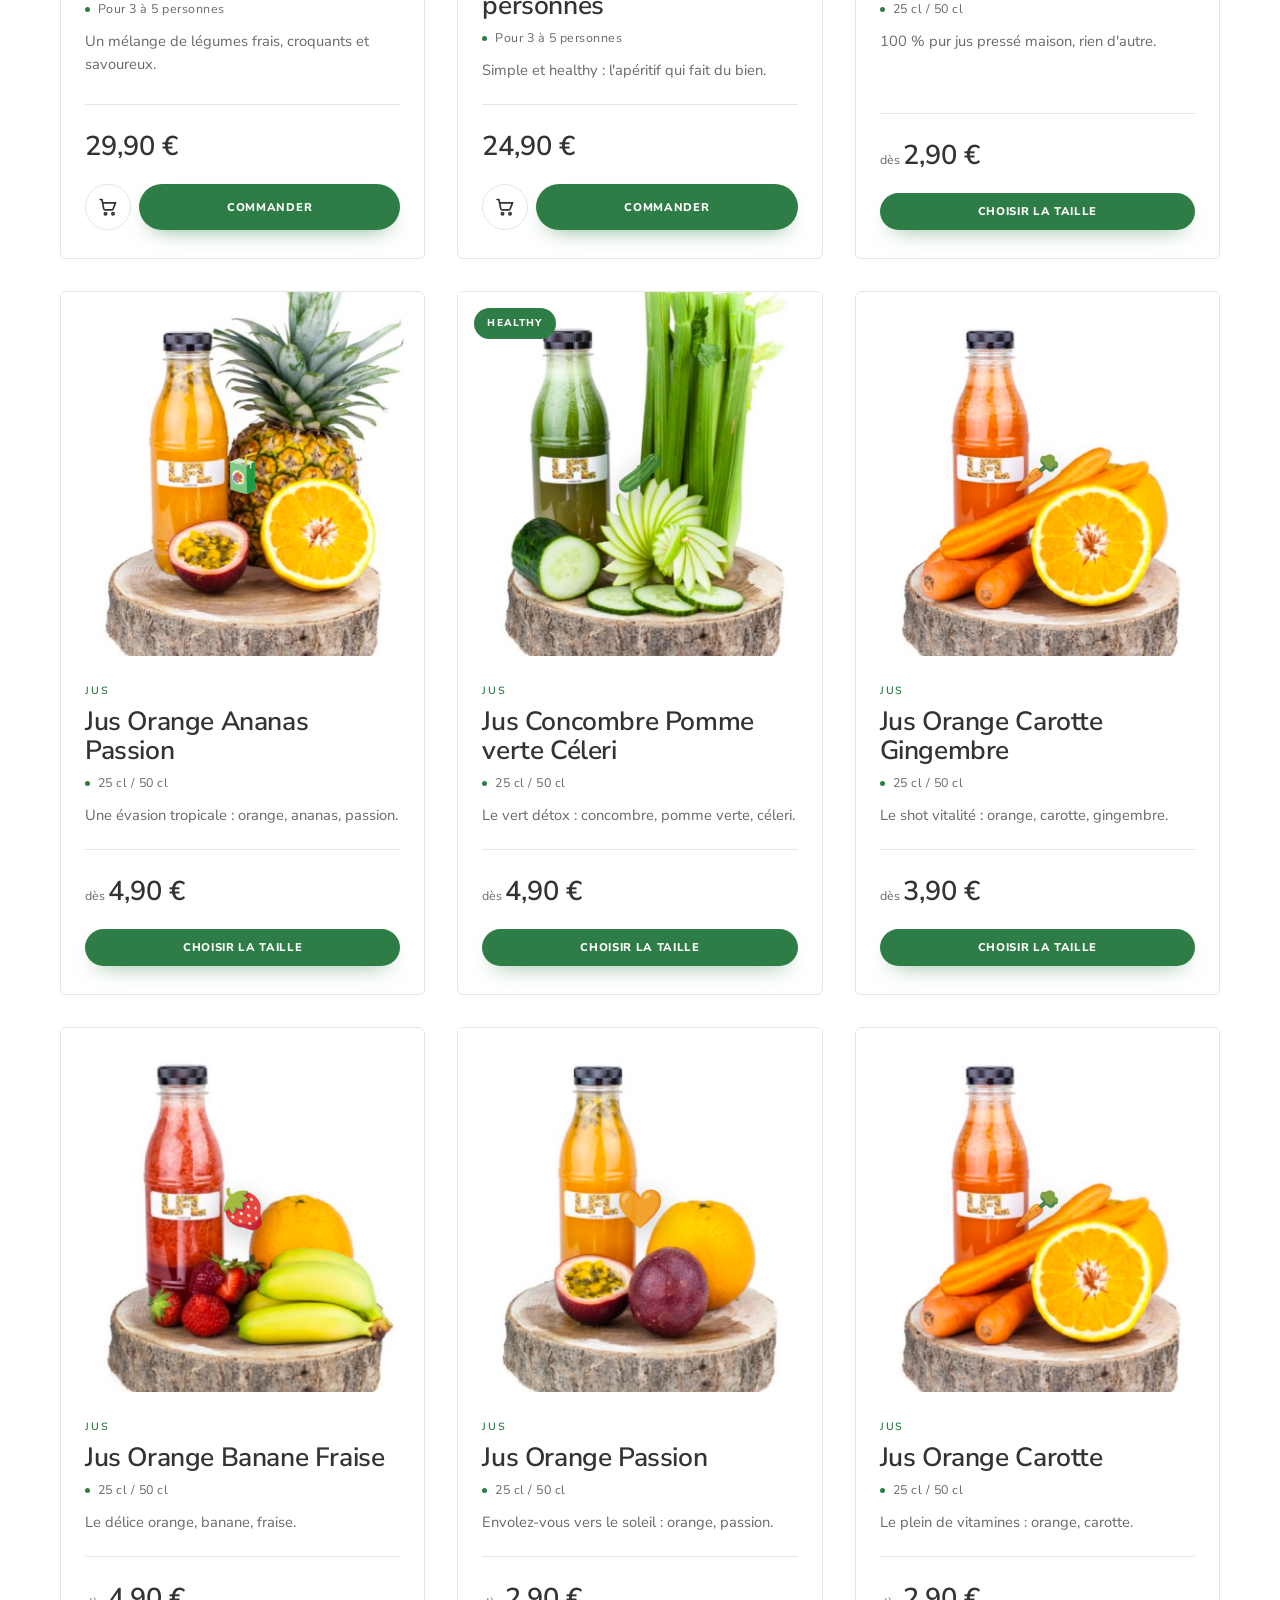
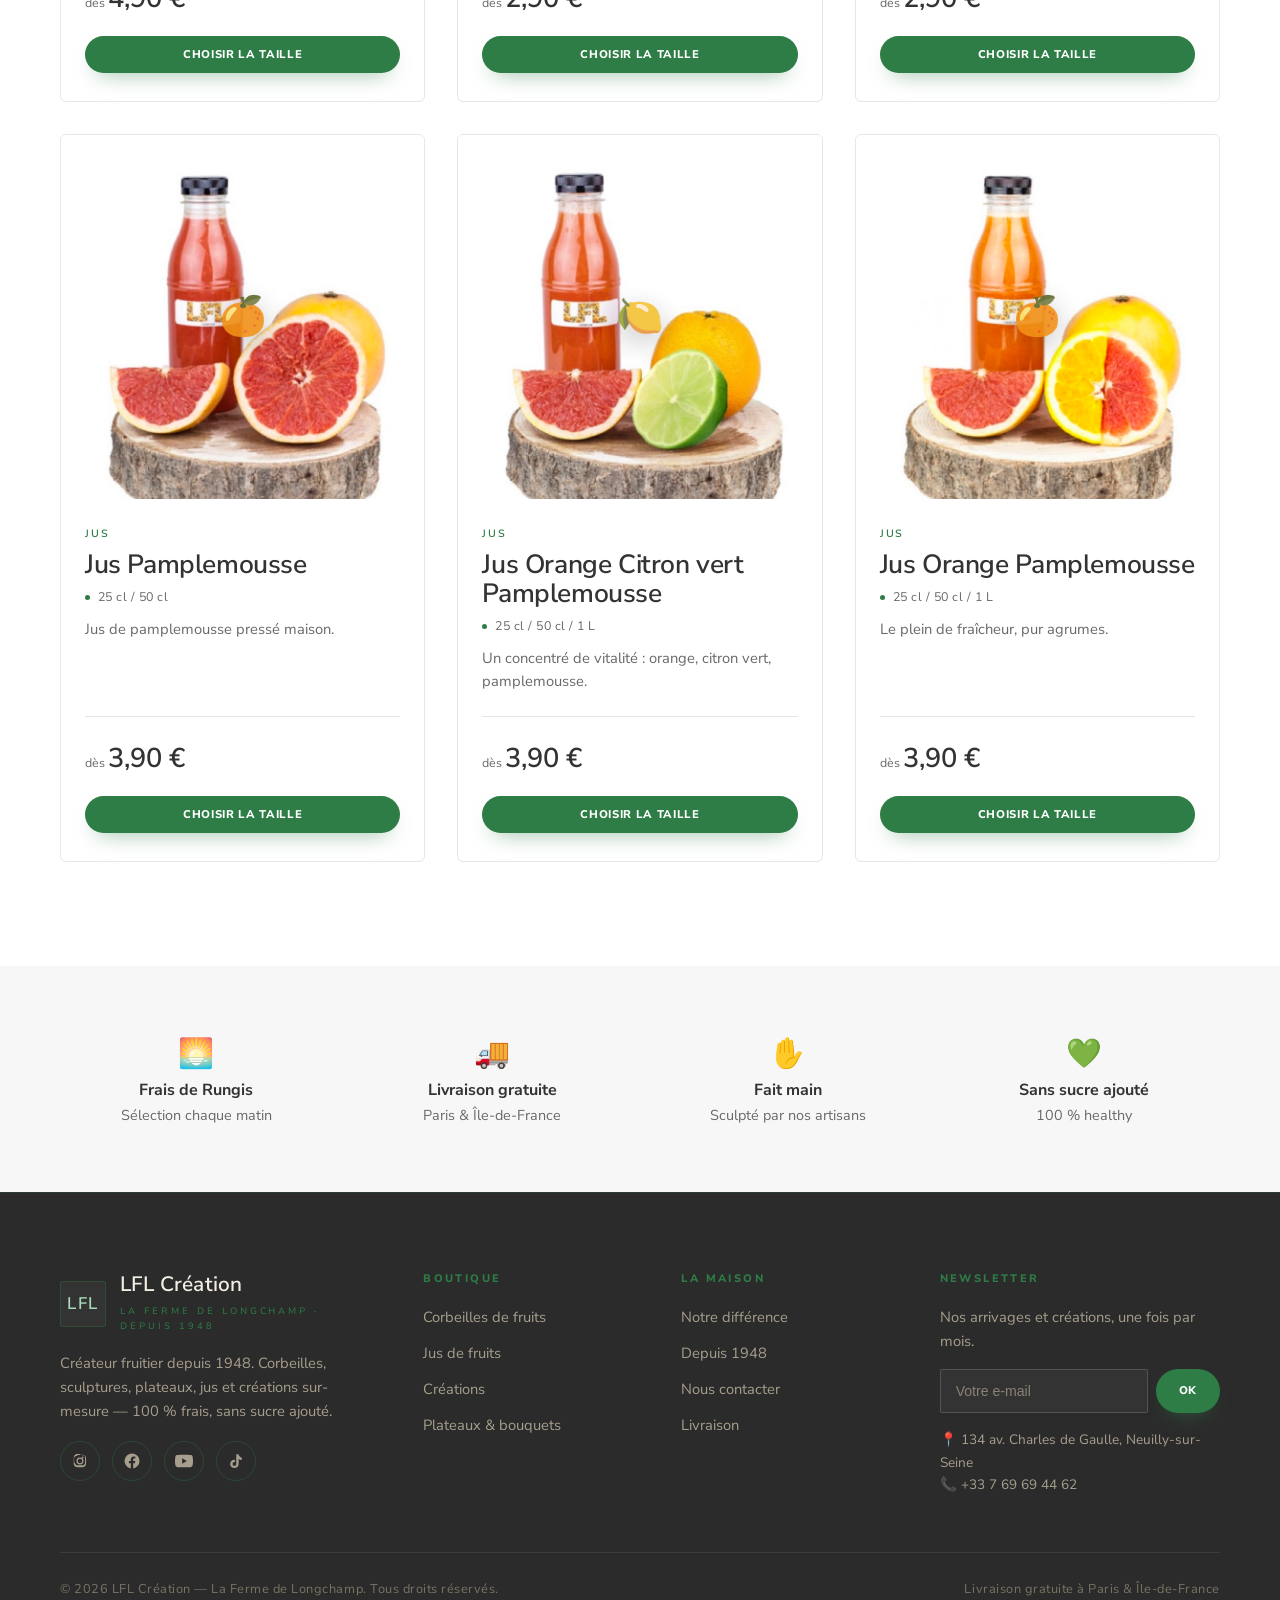
<file: boutique.html>
<!DOCTYPE html>
<html lang="fr">
<head>
<meta charset="UTF-8">
<meta name="viewport" content="width=device-width, initial-scale=1.0">
<title>Boutique — Corbeilles, créations & jus de fruits | LFL Création</title>
<meta name="description" content="Commandez nos corbeilles de fruits, créations sur-mesure et jus pressés maison. 100 % frais de Rungis, livraison gratuite à Paris & Île-de-France.">
<link rel="preconnect" href="https://fonts.googleapis.com">
<link rel="preconnect" href="https://fonts.gstatic.com" crossorigin>
<link rel="stylesheet" href="assets/css/style.css?v=19">
<link rel="icon" href="data:image/svg+xml,<svg xmlns='http://www.w3.org/2000/svg' viewBox='0 0 100 100'><text y='.9em' font-size='90'>🍉</text></svg>">
</head>
<body>

<div class="topbar">🚚 <strong>Livraison gratuite</strong>&nbsp;à Paris &amp; Île-de-France <span class="sep">·</span> <span class="hide-sm">Fruits de Rungis chaque matin · 100 % frais, sans sucre ajouté</span></div>
<header class="site-header">
  <div class="container nav">
    <a href="index.html" class="brand">
      <img class="brand__logo" src="assets/img/logo.png" alt="LFL Création — La Ferme de Longchamp, depuis 1948">
    </a>
    <nav class="nav__links">
      <a href="index.html">Accueil</a>
      <div class="nav__item">
        <a class="nav__top" href="boutique.html">Boutique<span class="caret">▾</span></a>
        <div class="nav__drop">
          <a href="boutique.html?cat=Corbeilles">Corbeilles de fruits</a>
          <a href="boutique.html?cat=Créations">Créations</a>
          <a href="boutique.html?cat=Crudités">Crudités</a>
          <a href="boutique.html?cat=Jus">Jus de fruits</a>
          <a href="https://deliveroo.fr/fr/menu/paris/paris-16eme-iena/la-ferme-de-longchamp-primeur-fruits-et-legumes-frais" target="_blank" rel="noopener noreferrer">Espace Primeur ↗</a>
        </div>
      </div>
      <div class="nav__item">
        <a class="nav__top" href="evenements.html">Événements<span class="caret">▾</span></a>
        <div class="nav__drop">
          <a href="evenements.html#mariage">Mariage</a>
          <a href="evenements.html#naissance">Naissance</a>
          <a href="evenements.html#seminaire">Soirée &amp; séminaire</a>
          <a href="entreprises.html">Entreprises</a>
        </div>
      </div>
      <div class="nav__item">
        <a class="nav__top" href="a-propos.html">La Maison<span class="caret">▾</span></a>
        <div class="nav__drop">
          <a href="a-propos.html">Notre histoire</a>
          <a href="a-propos.html">Notre différence</a>
          <a href="contact.html">Nous contacter</a>
        </div>
      </div>
      <a href="contact.html">Contact</a>
      <div class="nav__item">
        <a class="nav__top" href="compte.html">Compte<span class="caret">▾</span></a>
        <div class="nav__drop">
          <a href="compte.html#commandes">Mes commandes</a>
          <a href="compte.html#details">Détails du compte</a>
          <a href="admin.html">Espace propriétaire</a>
        </div>
      </div>
    </nav>
    <div class="nav__actions">
      <a href="boutique.html" class="btn btn--green btn--sm">Commander</a>
      <button class="cart-btn" data-open-cart aria-label="Voir le panier">
        <span class="cart-btn__icon">🧺</span><span class="cart-count">0</span>
      </button>
      <button class="nav__toggle" aria-label="Menu"><span></span><span></span><span></span></button>
    </div>
  </div>
</header>

<section class="page-hero">
  <div class="container">
    <span class="eyebrow" style="justify-content:center">La boutique</span>
    <h1>Nos corbeilles &amp; <em>créations</em></h1>
    <p>Corbeilles de fruits, créations sur-mesure et jus pressés maison. Tout est frais de Rungis, sculpté à la main, livré gratuitement à Paris &amp; en Île-de-France.</p>
  </div>
</section>

<section class="section">
  <div class="container">
    <div class="filters" id="shopFilters"></div>
    <div class="products" id="shopProducts"></div>
  </div>
</section>

<section class="section--tight bg-cream">
  <div class="container grid-4" style="text-align:center">
    <div class="reveal"><div style="font-size:1.8rem">🌅</div><strong>Frais de Rungis</strong><p style="color:var(--muted);font-size:.9rem">Sélection chaque matin</p></div>
    <div class="reveal"><div style="font-size:1.8rem">🚚</div><strong>Livraison gratuite</strong><p style="color:var(--muted);font-size:.9rem">Paris &amp; Île-de-France</p></div>
    <div class="reveal"><div style="font-size:1.8rem">✋</div><strong>Fait main</strong><p style="color:var(--muted);font-size:.9rem">Sculpté par nos artisans</p></div>
    <div class="reveal"><div style="font-size:1.8rem">💚</div><strong>Sans sucre ajouté</strong><p style="color:var(--muted);font-size:.9rem">100 % healthy</p></div>
  </div>
</section>

<footer class="site-footer">
  <div class="container">
    <div class="footer-grid">
      <div>
        <a href="index.html" class="brand" style="margin-bottom:16px">
          <span class="brand__mark">LFL</span>
          <span><span class="brand__name">LFL Création</span><span class="brand__since">La Ferme de Longchamp · depuis 1948</span></span>
        </a>
        <p style="max-width:300px;font-size:.92rem">Créateur fruitier depuis 1948. Corbeilles, sculptures, plateaux, jus et créations sur-mesure — 100 % frais, sans sucre ajouté.</p>
        <div class="social"><a href="https://www.instagram.com/maison_lfl/" target="_blank" rel="noopener noreferrer" aria-label="Instagram" title="Instagram"><svg viewBox="0 0 24 24" fill="currentColor"><path d="M12 7.4a4.6 4.6 0 1 0 0 9.2 4.6 4.6 0 0 0 0-9.2zm0 7.6a3 3 0 1 1 0-6 3 3 0 0 1 0 6zm4.8-7.8a1.08 1.08 0 1 1-2.16 0 1.08 1.08 0 0 1 2.16 0zM12 4.16c2.2 0 2.46.01 3.33.05.8.04 1.24.17 1.53.29.38.15.66.33.95.62.29.29.47.57.62.95.11.29.25.73.29 1.53.04.87.05 1.13.05 3.33s-.01 2.46-.05 3.33c-.04.8-.18 1.24-.29 1.53-.15.38-.33.66-.62.95-.29.29-.57.47-.95.62-.29.11-.73.25-1.53.29-.87.04-1.13.05-3.33.05s-2.46-.01-3.33-.05c-.8-.04-1.24-.18-1.53-.29a2.56 2.56 0 0 1-.95-.62 2.56 2.56 0 0 1-.62-.95c-.11-.29-.25-.73-.29-1.53C4.17 14.46 4.16 14.2 4.16 12s.01-2.46.05-3.33c.04-.8.18-1.24.29-1.53.15-.38.33-.66.62-.95.29-.29.57-.47.95-.62.29-.11.73-.25 1.53-.29C9.54 4.17 9.8 4.16 12 4.16M12 2.6c-2.24 0-2.52.01-3.4.05-.88.04-1.48.18-2 .38-.55.21-1.01.5-1.47.96-.46.46-.75.92-.96 1.47-.2.52-.34 1.12-.38 2C3.61 9.48 3.6 9.76 3.6 12s.01 2.52.05 3.4c.04.88.18 1.48.38 2 .21.55.5 1.01.96 1.47.46.46.92.75 1.47.96.52.2 1.12.34 2 .38.88.04 1.16.05 3.4.05s2.52-.01 3.4-.05c.88-.04 1.48-.18 2-.38.55-.21 1.01-.5 1.47-.96.46-.46.75-.92.96-1.47.2-.52.34-1.12.38-2 .04-.88.05-1.16.05-3.4s-.01-2.52-.05-3.4c-.04-.88-.18-1.48-.38-2a3.9 3.9 0 0 0-.96-1.47 3.9 3.9 0 0 0-1.47-.96c-.52-.2-1.12-.34-2-.38-.88-.04-1.16-.05-3.4-.05z"/></svg></a><a href="https://www.facebook.com/lafermedelongchampparis/" target="_blank" rel="noopener noreferrer" aria-label="Facebook" title="Facebook"><svg viewBox="0 0 24 24" fill="currentColor"><path d="M22 12a10 10 0 1 0-11.56 9.88v-6.99H7.9V12h2.54V9.8c0-2.5 1.49-3.89 3.78-3.89 1.09 0 2.24.2 2.24.2v2.46h-1.26c-1.24 0-1.63.77-1.63 1.56V12h2.78l-.44 2.89h-2.34v6.99A10 10 0 0 0 22 12z"/></svg></a><a href="https://www.youtube.com/@Atef.Barbouche" target="_blank" rel="noopener noreferrer" aria-label="YouTube" title="YouTube"><svg viewBox="0 0 24 24" fill="currentColor"><path d="M23.5 6.2a3 3 0 0 0-2.12-2.12C19.5 3.55 12 3.55 12 3.55s-7.5 0-9.38.53A3 3 0 0 0 .5 6.2 31 31 0 0 0 0 12a31 31 0 0 0 .5 5.8 3 3 0 0 0 2.12 2.12c1.88.53 9.38.53 9.38.53s7.5 0 9.38-.53a3 3 0 0 0 2.12-2.12A31 31 0 0 0 24 12a31 31 0 0 0-.5-5.8zM9.6 15.6V8.4l6.2 3.6-6.2 3.6z"/></svg></a><a href="https://www.tiktok.com/@fruits_lfl_creation" target="_blank" rel="noopener noreferrer" aria-label="TikTok" title="TikTok"><svg viewBox="0 0 24 24" fill="currentColor"><path d="M16.6 5.82A4.28 4.28 0 0 1 15.54 3h-3.2v12.9a2.47 2.47 0 1 1-2.47-2.47c.24 0 .48.04.7.1v-3.3a5.7 5.7 0 0 0-.7-.05A5.65 5.65 0 1 0 15.5 15.5V9.34a7.36 7.36 0 0 0 4.3 1.38V7.5a4.28 4.28 0 0 1-3.2-1.68z"/></svg></a></div>
      </div>
      <div><h4>Boutique</h4><ul class="footer-links"><li><a href="boutique.html">Corbeilles de fruits</a></li><li><a href="boutique.html">Jus de fruits</a></li><li><a href="boutique.html">Créations</a></li><li><a href="boutique.html">Plateaux &amp; bouquets</a></li></ul></div>
      <div><h4>La Maison</h4><ul class="footer-links"><li><a href="a-propos.html">Notre différence</a></li><li><a href="a-propos.html">Depuis 1948</a></li><li><a href="contact.html">Nous contacter</a></li><li><a href="index.html#livraison">Livraison</a></li></ul></div>
      <div><h4>Newsletter</h4><p style="font-size:.92rem">Nos arrivages et créations, une fois par mois.</p>
        <form class="newsletter" data-newsletter><input type="email" placeholder="Votre e-mail" required><button class="btn btn--green btn--sm" type="submit">OK</button></form>
        <p style="font-size:.85rem;margin-top:16px">📍 134 av. Charles de Gaulle, Neuilly-sur-Seine<br>📞 +33 7 69 69 44 62</p></div>
    </div>
    <div class="footer-bottom"><span>© 2026 LFL Création — La Ferme de Longchamp. Tous droits réservés.</span><span>Livraison gratuite à Paris &amp; Île-de-France</span></div>
  </div>
</footer>

<div class="overlay" id="overlay" data-close-cart></div>
<aside class="drawer" id="drawer" aria-label="Panier">
  <div class="drawer__head"><h3>Votre panier</h3><button class="drawer__close" data-close-cart aria-label="Fermer">✕</button></div>
  <div class="drawer__body" id="drawerBody"></div>
  <div class="drawer__foot" id="drawerFoot"></div>
</aside>

<script src="assets/js/data.js?v=19"></script>
<script src="assets/js/main.js?v=19"></script>
</body>
</html>
</file>
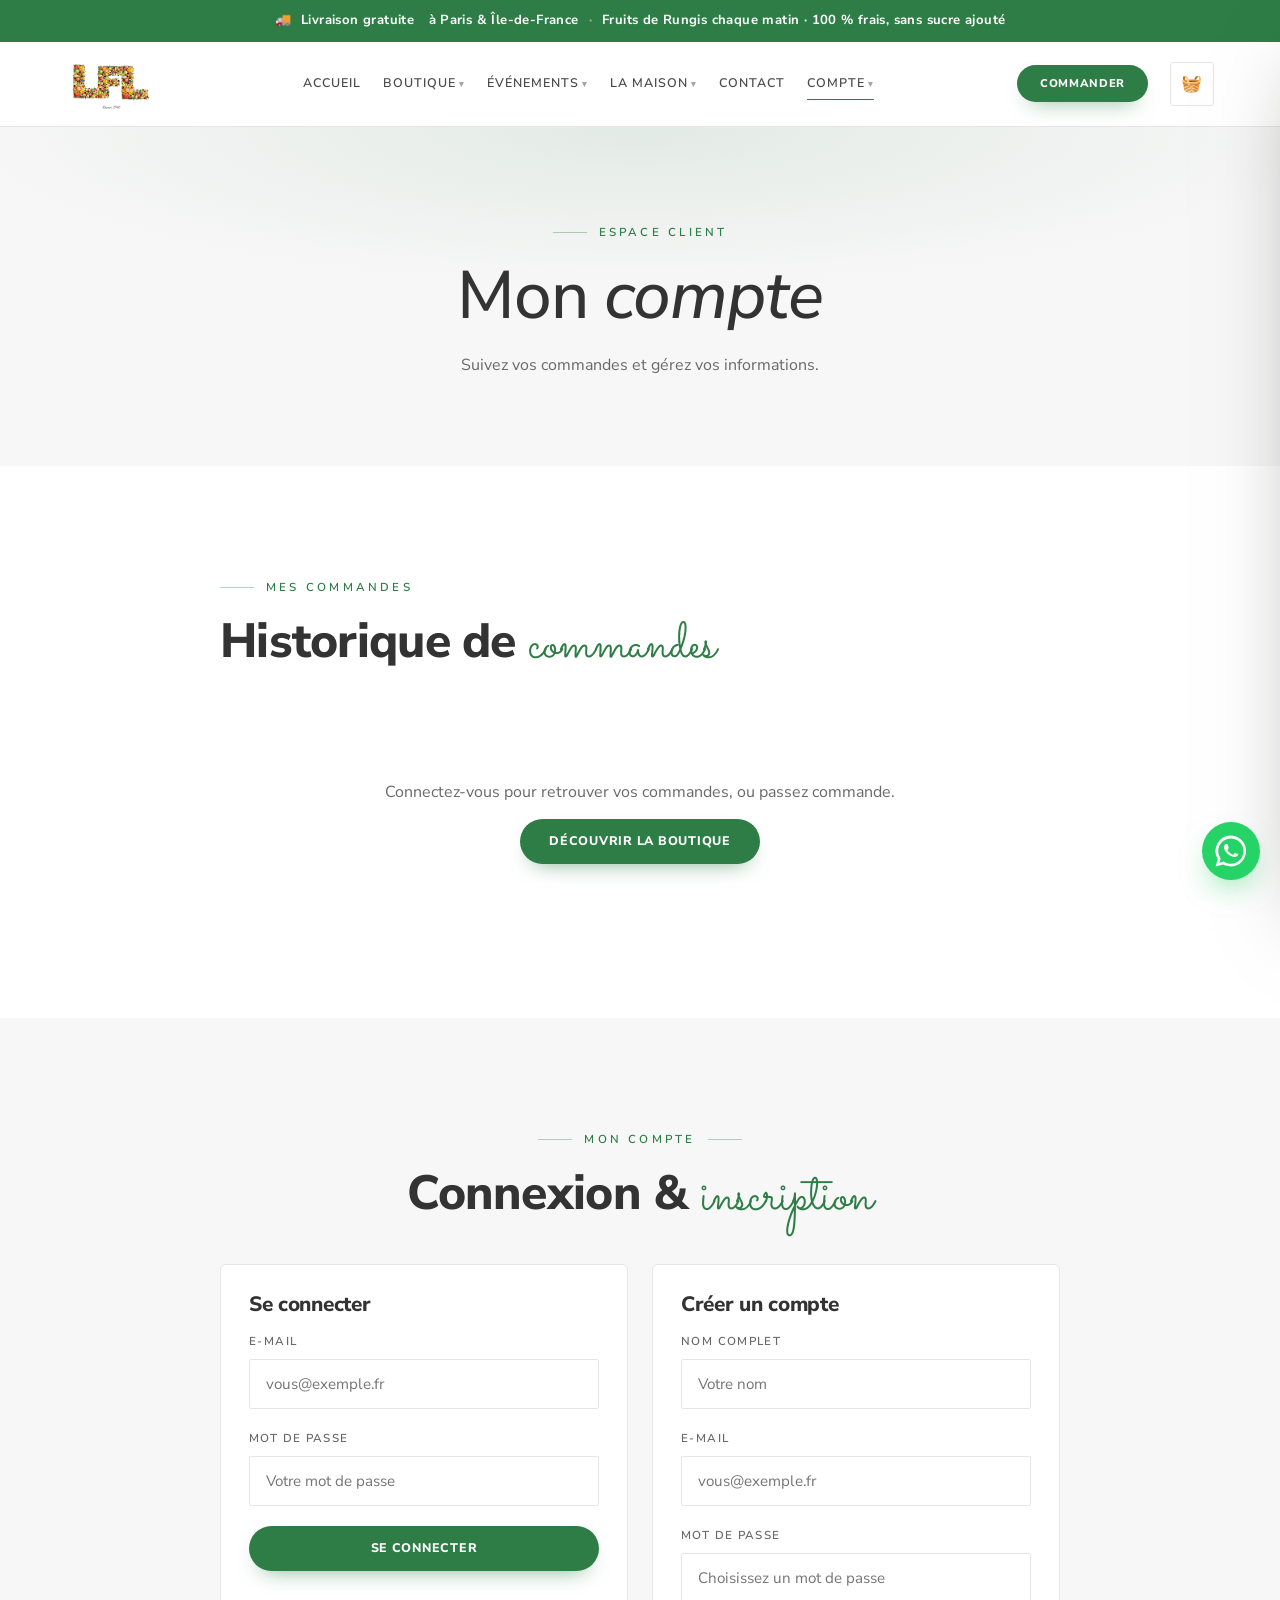
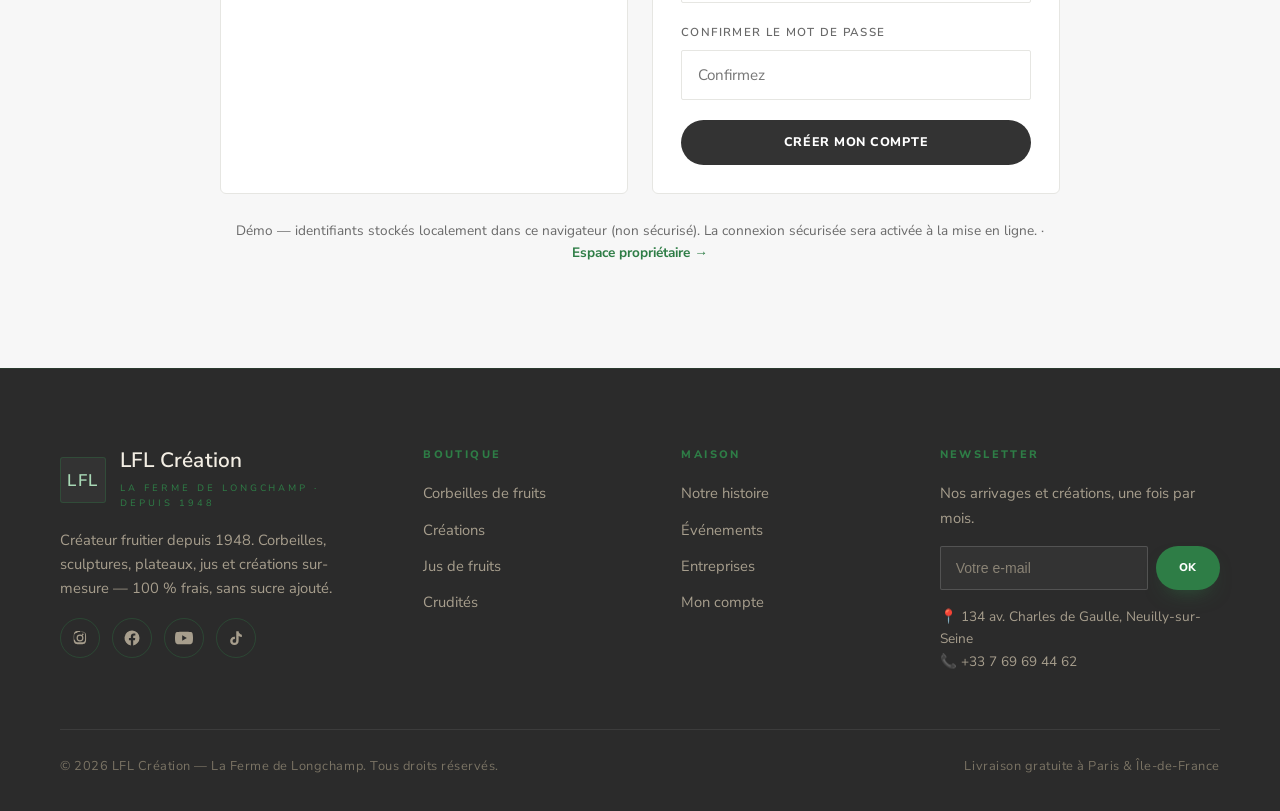
<file: compte.html>
<!DOCTYPE html>
<html lang="fr">
<head>
<meta charset="UTF-8">
<meta name="viewport" content="width=device-width, initial-scale=1.0">
<title>Mon compte — LFL Création</title>
<meta name="description" content="Espace client LFL Création : suivi de commandes et informations.">
<link rel="preconnect" href="https://fonts.googleapis.com">
<link rel="preconnect" href="https://fonts.gstatic.com" crossorigin>
<link rel="stylesheet" href="assets/css/style.css?v=19">
<link rel="icon" href="data:image/svg+xml,<svg xmlns='http://www.w3.org/2000/svg' viewBox='0 0 100 100'><text y='.9em' font-size='90'>🍉</text></svg>">
</head>
<body>
<div class="topbar">🚚 <strong>Livraison gratuite</strong>&nbsp;à Paris &amp; Île-de-France <span class="sep">·</span> <span class="hide-sm">Fruits de Rungis chaque matin · 100 % frais, sans sucre ajouté</span></div>
<header class="site-header">
  <div class="container nav">
    <a href="index.html" class="brand">
      <img class="brand__logo" src="assets/img/logo.png" alt="LFL Création — La Ferme de Longchamp, depuis 1948">
    </a>
    <nav class="nav__links">
      <a href="index.html">Accueil</a>
      <div class="nav__item">
        <a class="nav__top" href="boutique.html">Boutique<span class="caret">▾</span></a>
        <div class="nav__drop">
          <a href="boutique.html?cat=Corbeilles">Corbeilles de fruits</a>
          <a href="boutique.html?cat=Créations">Créations</a>
          <a href="boutique.html?cat=Crudités">Crudités</a>
          <a href="boutique.html?cat=Jus">Jus de fruits</a>
          <a href="https://deliveroo.fr/fr/menu/paris/paris-16eme-iena/la-ferme-de-longchamp-primeur-fruits-et-legumes-frais" target="_blank" rel="noopener noreferrer">Espace Primeur ↗</a>
        </div>
      </div>
      <div class="nav__item">
        <a class="nav__top" href="evenements.html">Événements<span class="caret">▾</span></a>
        <div class="nav__drop">
          <a href="evenements.html#mariage">Mariage</a>
          <a href="evenements.html#naissance">Naissance</a>
          <a href="evenements.html#seminaire">Soirée &amp; séminaire</a>
          <a href="entreprises.html">Entreprises</a>
        </div>
      </div>
      <div class="nav__item">
        <a class="nav__top" href="a-propos.html">La Maison<span class="caret">▾</span></a>
        <div class="nav__drop">
          <a href="a-propos.html">Notre histoire</a>
          <a href="a-propos.html">Notre différence</a>
          <a href="contact.html">Nous contacter</a>
        </div>
      </div>
      <a href="contact.html">Contact</a>
      <div class="nav__item">
        <a class="nav__top" href="compte.html">Compte<span class="caret">▾</span></a>
        <div class="nav__drop">
          <a href="compte.html#commandes">Mes commandes</a>
          <a href="compte.html#details">Détails du compte</a>
          <a href="admin.html">Espace propriétaire</a>
        </div>
      </div>
    </nav>
    <div class="nav__actions">
      <a href="boutique.html" class="btn btn--green btn--sm">Commander</a>
      <button class="cart-btn" data-open-cart aria-label="Voir le panier">
        <span class="cart-btn__icon">🧺</span><span class="cart-count">0</span>
      </button>
      <button class="nav__toggle" aria-label="Menu"><span></span><span></span><span></span></button>
    </div>
  </div>
</header>

<section class="page-hero">
  <div class="container">
    <span class="eyebrow" style="justify-content:center">Espace client</span>
    <h1>Mon <em>compte</em></h1>
    <p>Suivez vos commandes et gérez vos informations.</p>
  </div>
</section>

<section class="section" id="commandes">
  <div class="container" style="max-width:900px">
    <div class="section-head"><div class="reveal"><span class="eyebrow">Mes commandes</span><h2 class="section-title">Historique de <em>commandes</em></h2></div></div>
    <div id="accountOrders" class="reveal"></div>
  </div>
</section>

<section class="section bg-cream" id="details">
  <div class="container" style="max-width:900px">
    <div class="center reveal"><span class="eyebrow">Mon compte</span><h2 class="section-title">Connexion &amp; <em>inscription</em></h2></div>
    <div id="accountAuth" class="reveal" style="margin-top:36px"></div>
    <p style="text-align:center;color:var(--muted);font-size:.85rem;margin-top:26px">Démo — identifiants stockés localement dans ce navigateur (non sécurisé). La connexion sécurisée sera activée à la mise en ligne. · <a href="admin.html" style="color:var(--green-700);font-weight:700">Espace propriétaire →</a></p>
  </div>
</section>
<footer class="site-footer">
  <div class="container">
    <div class="footer-grid">
      <div>
        <a href="index.html" class="brand" style="margin-bottom:16px">
          <span class="brand__mark">LFL</span>
          <span><span class="brand__name">LFL Création</span><span class="brand__since">La Ferme de Longchamp · depuis 1948</span></span>
        </a>
        <p style="max-width:300px;font-size:.92rem">Créateur fruitier depuis 1948. Corbeilles, sculptures, plateaux, jus et créations sur-mesure — 100 % frais, sans sucre ajouté.</p>
        <div class="social"><a href="https://www.instagram.com/maison_lfl/" target="_blank" rel="noopener noreferrer" aria-label="Instagram" title="Instagram"><svg viewBox="0 0 24 24" fill="currentColor"><path d="M12 7.4a4.6 4.6 0 1 0 0 9.2 4.6 4.6 0 0 0 0-9.2zm0 7.6a3 3 0 1 1 0-6 3 3 0 0 1 0 6zm4.8-7.8a1.08 1.08 0 1 1-2.16 0 1.08 1.08 0 0 1 2.16 0zM12 4.16c2.2 0 2.46.01 3.33.05.8.04 1.24.17 1.53.29.38.15.66.33.95.62.29.29.47.57.62.95.11.29.25.73.29 1.53.04.87.05 1.13.05 3.33s-.01 2.46-.05 3.33c-.04.8-.18 1.24-.29 1.53-.15.38-.33.66-.62.95-.29.29-.57.47-.95.62-.29.11-.73.25-1.53.29-.87.04-1.13.05-3.33.05s-2.46-.01-3.33-.05c-.8-.04-1.24-.18-1.53-.29a2.56 2.56 0 0 1-.95-.62 2.56 2.56 0 0 1-.62-.95c-.11-.29-.25-.73-.29-1.53C4.17 14.46 4.16 14.2 4.16 12s.01-2.46.05-3.33c.04-.8.18-1.24.29-1.53.15-.38.33-.66.62-.95.29-.29.57-.47.95-.62.29-.11.73-.25 1.53-.29C9.54 4.17 9.8 4.16 12 4.16M12 2.6c-2.24 0-2.52.01-3.4.05-.88.04-1.48.18-2 .38-.55.21-1.01.5-1.47.96-.46.46-.75.92-.96 1.47-.2.52-.34 1.12-.38 2C3.61 9.48 3.6 9.76 3.6 12s.01 2.52.05 3.4c.04.88.18 1.48.38 2 .21.55.5 1.01.96 1.47.46.46.92.75 1.47.96.52.2 1.12.34 2 .38.88.04 1.16.05 3.4.05s2.52-.01 3.4-.05c.88-.04 1.48-.18 2-.38.55-.21 1.01-.5 1.47-.96.46-.46.75-.92.96-1.47.2-.52.34-1.12.38-2 .04-.88.05-1.16.05-3.4s-.01-2.52-.05-3.4c-.04-.88-.18-1.48-.38-2a3.9 3.9 0 0 0-.96-1.47 3.9 3.9 0 0 0-1.47-.96c-.52-.2-1.12-.34-2-.38-.88-.04-1.16-.05-3.4-.05z"/></svg></a><a href="https://www.facebook.com/lafermedelongchampparis/" target="_blank" rel="noopener noreferrer" aria-label="Facebook" title="Facebook"><svg viewBox="0 0 24 24" fill="currentColor"><path d="M22 12a10 10 0 1 0-11.56 9.88v-6.99H7.9V12h2.54V9.8c0-2.5 1.49-3.89 3.78-3.89 1.09 0 2.24.2 2.24.2v2.46h-1.26c-1.24 0-1.63.77-1.63 1.56V12h2.78l-.44 2.89h-2.34v6.99A10 10 0 0 0 22 12z"/></svg></a><a href="https://www.youtube.com/@Atef.Barbouche" target="_blank" rel="noopener noreferrer" aria-label="YouTube" title="YouTube"><svg viewBox="0 0 24 24" fill="currentColor"><path d="M23.5 6.2a3 3 0 0 0-2.12-2.12C19.5 3.55 12 3.55 12 3.55s-7.5 0-9.38.53A3 3 0 0 0 .5 6.2 31 31 0 0 0 0 12a31 31 0 0 0 .5 5.8 3 3 0 0 0 2.12 2.12c1.88.53 9.38.53 9.38.53s7.5 0 9.38-.53a3 3 0 0 0 2.12-2.12A31 31 0 0 0 24 12a31 31 0 0 0-.5-5.8zM9.6 15.6V8.4l6.2 3.6-6.2 3.6z"/></svg></a><a href="https://www.tiktok.com/@fruits_lfl_creation" target="_blank" rel="noopener noreferrer" aria-label="TikTok" title="TikTok"><svg viewBox="0 0 24 24" fill="currentColor"><path d="M16.6 5.82A4.28 4.28 0 0 1 15.54 3h-3.2v12.9a2.47 2.47 0 1 1-2.47-2.47c.24 0 .48.04.7.1v-3.3a5.7 5.7 0 0 0-.7-.05A5.65 5.65 0 1 0 15.5 15.5V9.34a7.36 7.36 0 0 0 4.3 1.38V7.5a4.28 4.28 0 0 1-3.2-1.68z"/></svg></a></div>
      </div>
      <div><h4>Boutique</h4><ul class="footer-links"><li><a href="boutique.html?cat=Corbeilles">Corbeilles de fruits</a></li><li><a href="boutique.html?cat=Créations">Créations</a></li><li><a href="boutique.html?cat=Jus">Jus de fruits</a></li><li><a href="boutique.html?cat=Crudités">Crudités</a></li></ul></div>
      <div><h4>Maison</h4><ul class="footer-links"><li><a href="a-propos.html">Notre histoire</a></li><li><a href="evenements.html">Événements</a></li><li><a href="entreprises.html">Entreprises</a></li><li><a href="compte.html">Mon compte</a></li></ul></div>
      <div><h4>Newsletter</h4><p style="font-size:.92rem">Nos arrivages et créations, une fois par mois.</p>
        <form class="newsletter" data-newsletter><input type="email" placeholder="Votre e-mail" required><button class="btn btn--green btn--sm" type="submit">OK</button></form>
        <p style="font-size:.85rem;margin-top:16px">📍 134 av. Charles de Gaulle, Neuilly-sur-Seine<br>📞 +33 7 69 69 44 62</p></div>
    </div>
    <div class="footer-bottom"><span>© 2026 LFL Création — La Ferme de Longchamp. Tous droits réservés.</span><span>Livraison gratuite à Paris &amp; Île-de-France</span></div>
  </div>
</footer>

<div class="overlay" id="overlay" data-close-cart></div>
<aside class="drawer" id="drawer" aria-label="Panier">
  <div class="drawer__head"><h3>Votre panier</h3><button class="drawer__close" data-close-cart aria-label="Fermer">✕</button></div>
  <div class="drawer__body" id="drawerBody"></div>
  <div class="drawer__foot" id="drawerFoot"></div>
</aside>

<script src="assets/js/data.js?v=19"></script>
<script src="assets/js/main.js?v=19"></script>
</body>
</html>
</file>
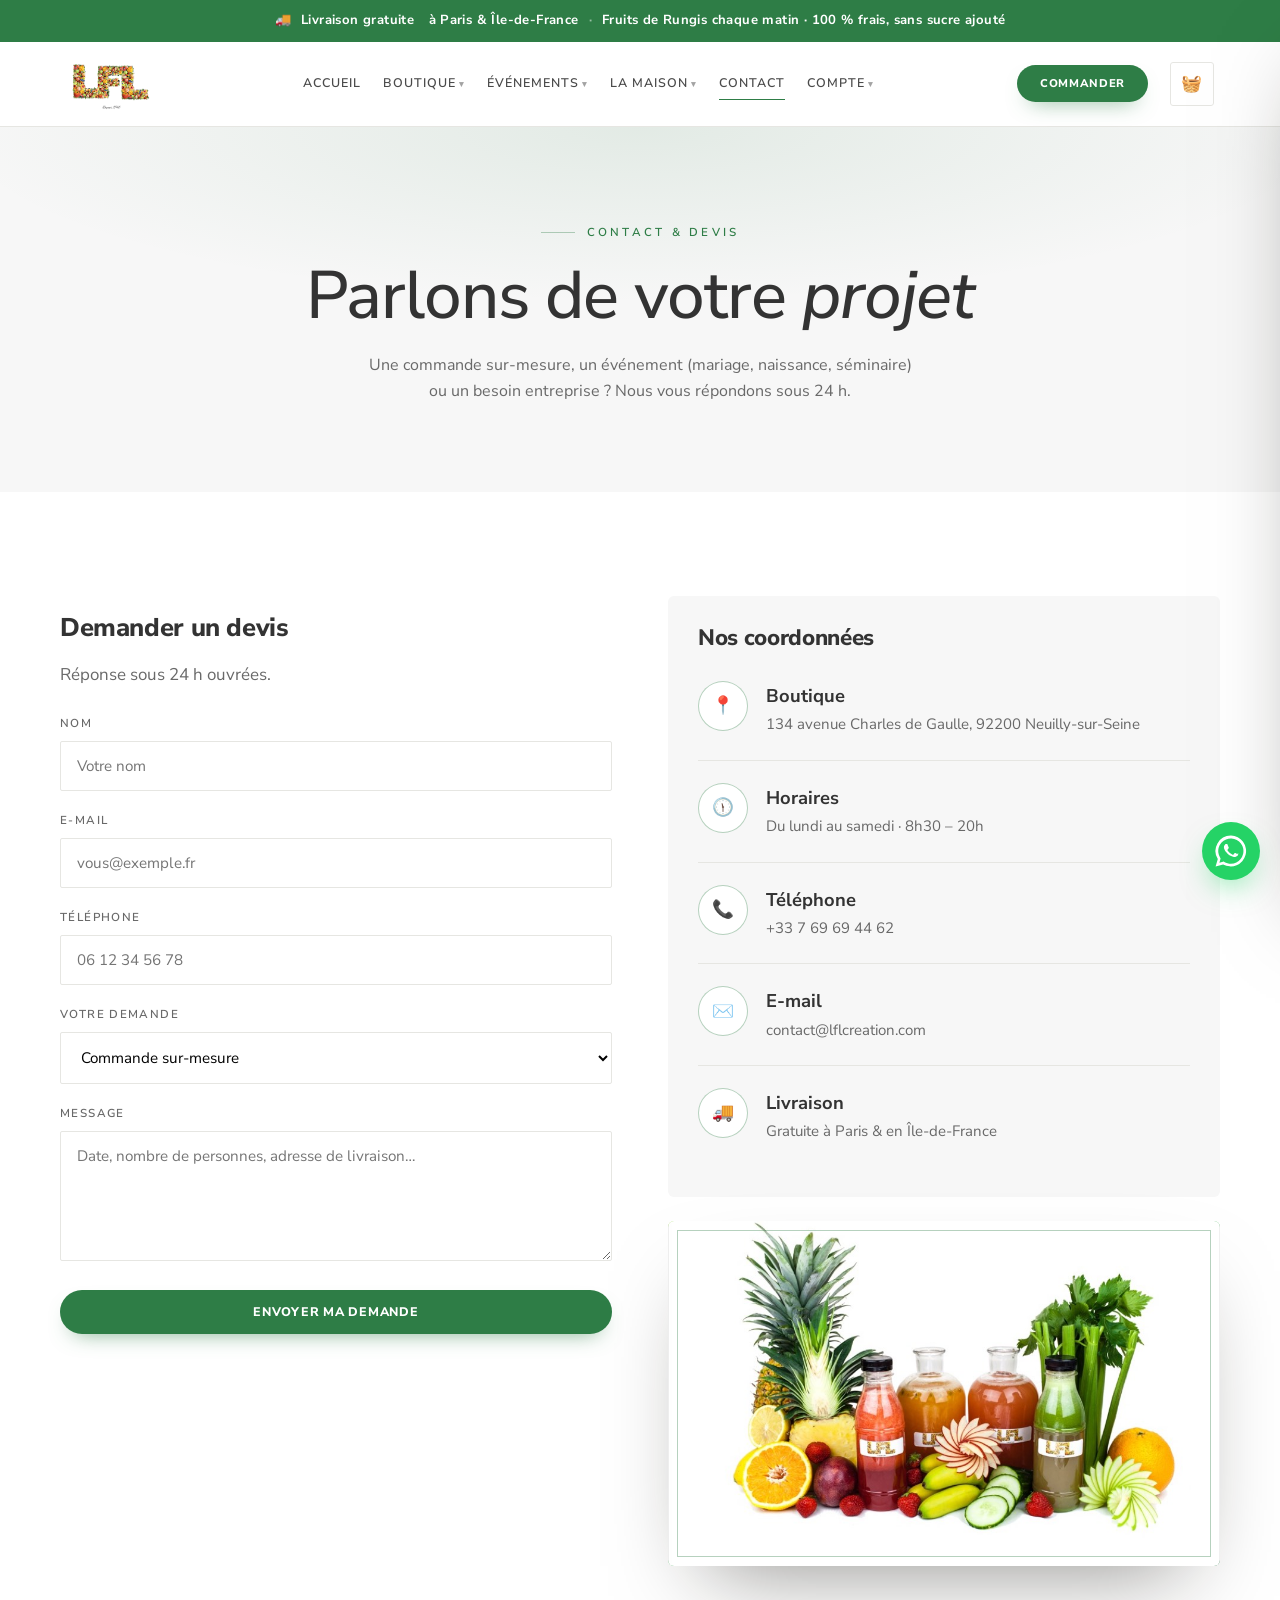
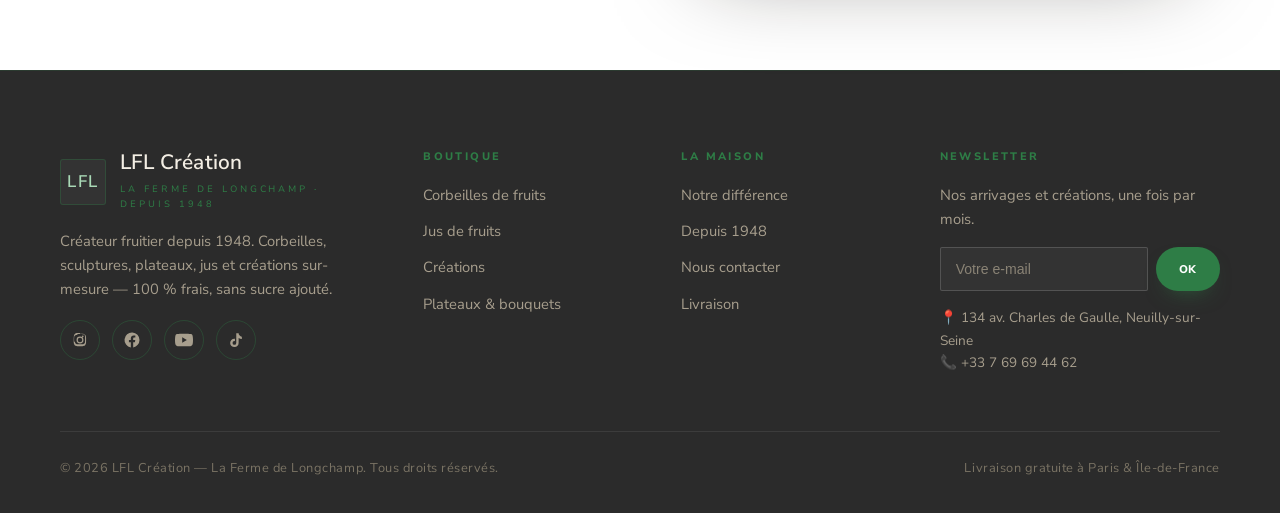
<file: contact.html>
<!DOCTYPE html>
<html lang="fr">
<head>
<meta charset="UTF-8">
<meta name="viewport" content="width=device-width, initial-scale=1.0">
<title>Contact & devis — LFL Création</title>
<meta name="description" content="Une commande sur-mesure, un événement (mariage, naissance, séminaire) ou un besoin entreprise ? Contactez LFL Création pour un devis.">
<link rel="preconnect" href="https://fonts.googleapis.com">
<link rel="preconnect" href="https://fonts.gstatic.com" crossorigin>
<link rel="stylesheet" href="assets/css/style.css?v=19">
<link rel="icon" href="data:image/svg+xml,<svg xmlns='http://www.w3.org/2000/svg' viewBox='0 0 100 100'><text y='.9em' font-size='90'>🍉</text></svg>">
</head>
<body>

<div class="topbar">🚚 <strong>Livraison gratuite</strong>&nbsp;à Paris &amp; Île-de-France <span class="sep">·</span> <span class="hide-sm">Fruits de Rungis chaque matin · 100 % frais, sans sucre ajouté</span></div>
<header class="site-header">
  <div class="container nav">
    <a href="index.html" class="brand">
      <img class="brand__logo" src="assets/img/logo.png" alt="LFL Création — La Ferme de Longchamp, depuis 1948">
    </a>
    <nav class="nav__links">
      <a href="index.html">Accueil</a>
      <div class="nav__item">
        <a class="nav__top" href="boutique.html">Boutique<span class="caret">▾</span></a>
        <div class="nav__drop">
          <a href="boutique.html?cat=Corbeilles">Corbeilles de fruits</a>
          <a href="boutique.html?cat=Créations">Créations</a>
          <a href="boutique.html?cat=Crudités">Crudités</a>
          <a href="boutique.html?cat=Jus">Jus de fruits</a>
          <a href="https://deliveroo.fr/fr/menu/paris/paris-16eme-iena/la-ferme-de-longchamp-primeur-fruits-et-legumes-frais" target="_blank" rel="noopener noreferrer">Espace Primeur ↗</a>
        </div>
      </div>
      <div class="nav__item">
        <a class="nav__top" href="evenements.html">Événements<span class="caret">▾</span></a>
        <div class="nav__drop">
          <a href="evenements.html#mariage">Mariage</a>
          <a href="evenements.html#naissance">Naissance</a>
          <a href="evenements.html#seminaire">Soirée &amp; séminaire</a>
          <a href="entreprises.html">Entreprises</a>
        </div>
      </div>
      <div class="nav__item">
        <a class="nav__top" href="a-propos.html">La Maison<span class="caret">▾</span></a>
        <div class="nav__drop">
          <a href="a-propos.html">Notre histoire</a>
          <a href="a-propos.html">Notre différence</a>
          <a href="contact.html">Nous contacter</a>
        </div>
      </div>
      <a href="contact.html">Contact</a>
      <div class="nav__item">
        <a class="nav__top" href="compte.html">Compte<span class="caret">▾</span></a>
        <div class="nav__drop">
          <a href="compte.html#commandes">Mes commandes</a>
          <a href="compte.html#details">Détails du compte</a>
          <a href="admin.html">Espace propriétaire</a>
        </div>
      </div>
    </nav>
    <div class="nav__actions">
      <a href="boutique.html" class="btn btn--green btn--sm">Commander</a>
      <button class="cart-btn" data-open-cart aria-label="Voir le panier">
        <span class="cart-btn__icon">🧺</span><span class="cart-count">0</span>
      </button>
      <button class="nav__toggle" aria-label="Menu"><span></span><span></span><span></span></button>
    </div>
  </div>
</header>

<section class="page-hero">
  <div class="container">
    <span class="eyebrow" style="justify-content:center">Contact &amp; devis</span>
    <h1>Parlons de votre <em>projet</em></h1>
    <p>Une commande sur-mesure, un événement (mariage, naissance, séminaire) ou un besoin entreprise ? Nous vous répondons sous 24 h.</p>
  </div>
</section>

<section class="section">
  <div class="container contact-grid">
    <div class="reveal">
      <h2 class="section-title" style="font-size:1.6rem">Demander un devis</h2>
      <p class="section-lead" style="margin-left:0;margin-bottom:26px">Réponse sous 24 h ouvrées.</p>
      <form data-contact>
        <div class="field"><label>Nom</label><input type="text" required placeholder="Votre nom"></div>
        <div class="field"><label>E-mail</label><input type="email" required placeholder="vous@exemple.fr"></div>
        <div class="field"><label>Téléphone</label><input type="tel" placeholder="06 12 34 56 78"></div>
        <div class="field"><label>Votre demande</label>
          <select><option>Commande sur-mesure</option><option>Mariage</option><option>Naissance</option><option>Soirée / séminaire</option><option>Entreprise (corbeilles, cadeaux clients)</option><option>Question générale</option></select>
        </div>
        <div class="field"><label>Message</label><textarea rows="5" required placeholder="Date, nombre de personnes, adresse de livraison…"></textarea></div>
        <button class="btn btn--green btn--block" type="submit">Envoyer ma demande</button>
      </form>
    </div>
    <div class="reveal">
      <div style="background:var(--ivory-2);border-radius:var(--radius);padding:30px">
        <h3 style="font-size:1.4rem;margin-bottom:8px">Nos coordonnées</h3>
        <div class="info-row"><span class="ic">📍</span><div><strong>Boutique</strong><span>134 avenue Charles de Gaulle, 92200 Neuilly-sur-Seine</span></div></div>
        <div class="info-row"><span class="ic">🕦</span><div><strong>Horaires</strong><span>Du lundi au samedi · 8h30 – 20h</span></div></div>
        <div class="info-row"><span class="ic">📞</span><div><strong>Téléphone</strong><span>+33 7 69 69 44 62</span></div></div>
        <div class="info-row"><span class="ic">✉️</span><div><strong>E-mail</strong><span>contact@lflcreation.com</span></div></div>
        <div class="info-row" style="border-bottom:none"><span class="ic">🚚</span><div><strong>Livraison</strong><span>Gratuite à Paris &amp; en Île-de-France</span></div></div>
      </div>
      <div class="split__media grad--green reveal" style="aspect-ratio:16/10;margin-top:24px;border-radius:var(--radius)">
        <img src="assets/img/boutique.jpg?2" alt="LFL Création" onerror="this.closest('.split__media').classList.add('img-missing')">
      </div>
    </div>
  </div>
</section>

<footer class="site-footer">
  <div class="container">
    <div class="footer-grid">
      <div>
        <a href="index.html" class="brand" style="margin-bottom:16px">
          <span class="brand__mark">LFL</span>
          <span><span class="brand__name">LFL Création</span><span class="brand__since">La Ferme de Longchamp · depuis 1948</span></span>
        </a>
        <p style="max-width:300px;font-size:.92rem">Créateur fruitier depuis 1948. Corbeilles, sculptures, plateaux, jus et créations sur-mesure — 100 % frais, sans sucre ajouté.</p>
        <div class="social"><a href="https://www.instagram.com/maison_lfl/" target="_blank" rel="noopener noreferrer" aria-label="Instagram" title="Instagram"><svg viewBox="0 0 24 24" fill="currentColor"><path d="M12 7.4a4.6 4.6 0 1 0 0 9.2 4.6 4.6 0 0 0 0-9.2zm0 7.6a3 3 0 1 1 0-6 3 3 0 0 1 0 6zm4.8-7.8a1.08 1.08 0 1 1-2.16 0 1.08 1.08 0 0 1 2.16 0zM12 4.16c2.2 0 2.46.01 3.33.05.8.04 1.24.17 1.53.29.38.15.66.33.95.62.29.29.47.57.62.95.11.29.25.73.29 1.53.04.87.05 1.13.05 3.33s-.01 2.46-.05 3.33c-.04.8-.18 1.24-.29 1.53-.15.38-.33.66-.62.95-.29.29-.57.47-.95.62-.29.11-.73.25-1.53.29-.87.04-1.13.05-3.33.05s-2.46-.01-3.33-.05c-.8-.04-1.24-.18-1.53-.29a2.56 2.56 0 0 1-.95-.62 2.56 2.56 0 0 1-.62-.95c-.11-.29-.25-.73-.29-1.53C4.17 14.46 4.16 14.2 4.16 12s.01-2.46.05-3.33c.04-.8.18-1.24.29-1.53.15-.38.33-.66.62-.95.29-.29.57-.47.95-.62.29-.11.73-.25 1.53-.29C9.54 4.17 9.8 4.16 12 4.16M12 2.6c-2.24 0-2.52.01-3.4.05-.88.04-1.48.18-2 .38-.55.21-1.01.5-1.47.96-.46.46-.75.92-.96 1.47-.2.52-.34 1.12-.38 2C3.61 9.48 3.6 9.76 3.6 12s.01 2.52.05 3.4c.04.88.18 1.48.38 2 .21.55.5 1.01.96 1.47.46.46.92.75 1.47.96.52.2 1.12.34 2 .38.88.04 1.16.05 3.4.05s2.52-.01 3.4-.05c.88-.04 1.48-.18 2-.38.55-.21 1.01-.5 1.47-.96.46-.46.75-.92.96-1.47.2-.52.34-1.12.38-2 .04-.88.05-1.16.05-3.4s-.01-2.52-.05-3.4c-.04-.88-.18-1.48-.38-2a3.9 3.9 0 0 0-.96-1.47 3.9 3.9 0 0 0-1.47-.96c-.52-.2-1.12-.34-2-.38-.88-.04-1.16-.05-3.4-.05z"/></svg></a><a href="https://www.facebook.com/lafermedelongchampparis/" target="_blank" rel="noopener noreferrer" aria-label="Facebook" title="Facebook"><svg viewBox="0 0 24 24" fill="currentColor"><path d="M22 12a10 10 0 1 0-11.56 9.88v-6.99H7.9V12h2.54V9.8c0-2.5 1.49-3.89 3.78-3.89 1.09 0 2.24.2 2.24.2v2.46h-1.26c-1.24 0-1.63.77-1.63 1.56V12h2.78l-.44 2.89h-2.34v6.99A10 10 0 0 0 22 12z"/></svg></a><a href="https://www.youtube.com/@Atef.Barbouche" target="_blank" rel="noopener noreferrer" aria-label="YouTube" title="YouTube"><svg viewBox="0 0 24 24" fill="currentColor"><path d="M23.5 6.2a3 3 0 0 0-2.12-2.12C19.5 3.55 12 3.55 12 3.55s-7.5 0-9.38.53A3 3 0 0 0 .5 6.2 31 31 0 0 0 0 12a31 31 0 0 0 .5 5.8 3 3 0 0 0 2.12 2.12c1.88.53 9.38.53 9.38.53s7.5 0 9.38-.53a3 3 0 0 0 2.12-2.12A31 31 0 0 0 24 12a31 31 0 0 0-.5-5.8zM9.6 15.6V8.4l6.2 3.6-6.2 3.6z"/></svg></a><a href="https://www.tiktok.com/@fruits_lfl_creation" target="_blank" rel="noopener noreferrer" aria-label="TikTok" title="TikTok"><svg viewBox="0 0 24 24" fill="currentColor"><path d="M16.6 5.82A4.28 4.28 0 0 1 15.54 3h-3.2v12.9a2.47 2.47 0 1 1-2.47-2.47c.24 0 .48.04.7.1v-3.3a5.7 5.7 0 0 0-.7-.05A5.65 5.65 0 1 0 15.5 15.5V9.34a7.36 7.36 0 0 0 4.3 1.38V7.5a4.28 4.28 0 0 1-3.2-1.68z"/></svg></a></div>
      </div>
      <div><h4>Boutique</h4><ul class="footer-links"><li><a href="boutique.html">Corbeilles de fruits</a></li><li><a href="boutique.html">Jus de fruits</a></li><li><a href="boutique.html">Créations</a></li><li><a href="boutique.html">Plateaux &amp; bouquets</a></li></ul></div>
      <div><h4>La Maison</h4><ul class="footer-links"><li><a href="a-propos.html">Notre différence</a></li><li><a href="a-propos.html">Depuis 1948</a></li><li><a href="contact.html">Nous contacter</a></li><li><a href="index.html#livraison">Livraison</a></li></ul></div>
      <div><h4>Newsletter</h4><p style="font-size:.92rem">Nos arrivages et créations, une fois par mois.</p>
        <form class="newsletter" data-newsletter><input type="email" placeholder="Votre e-mail" required><button class="btn btn--green btn--sm" type="submit">OK</button></form>
        <p style="font-size:.85rem;margin-top:16px">📍 134 av. Charles de Gaulle, Neuilly-sur-Seine<br>📞 +33 7 69 69 44 62</p></div>
    </div>
    <div class="footer-bottom"><span>© 2026 LFL Création — La Ferme de Longchamp. Tous droits réservés.</span><span>Livraison gratuite à Paris &amp; Île-de-France</span></div>
  </div>
</footer>

<div class="overlay" id="overlay" data-close-cart></div>
<aside class="drawer" id="drawer" aria-label="Panier">
  <div class="drawer__head"><h3>Votre panier</h3><button class="drawer__close" data-close-cart aria-label="Fermer">✕</button></div>
  <div class="drawer__body" id="drawerBody"></div>
  <div class="drawer__foot" id="drawerFoot"></div>
</aside>

<script src="assets/js/data.js?v=19"></script>
<script src="assets/js/main.js?v=19"></script>
</body>
</html>
</file>
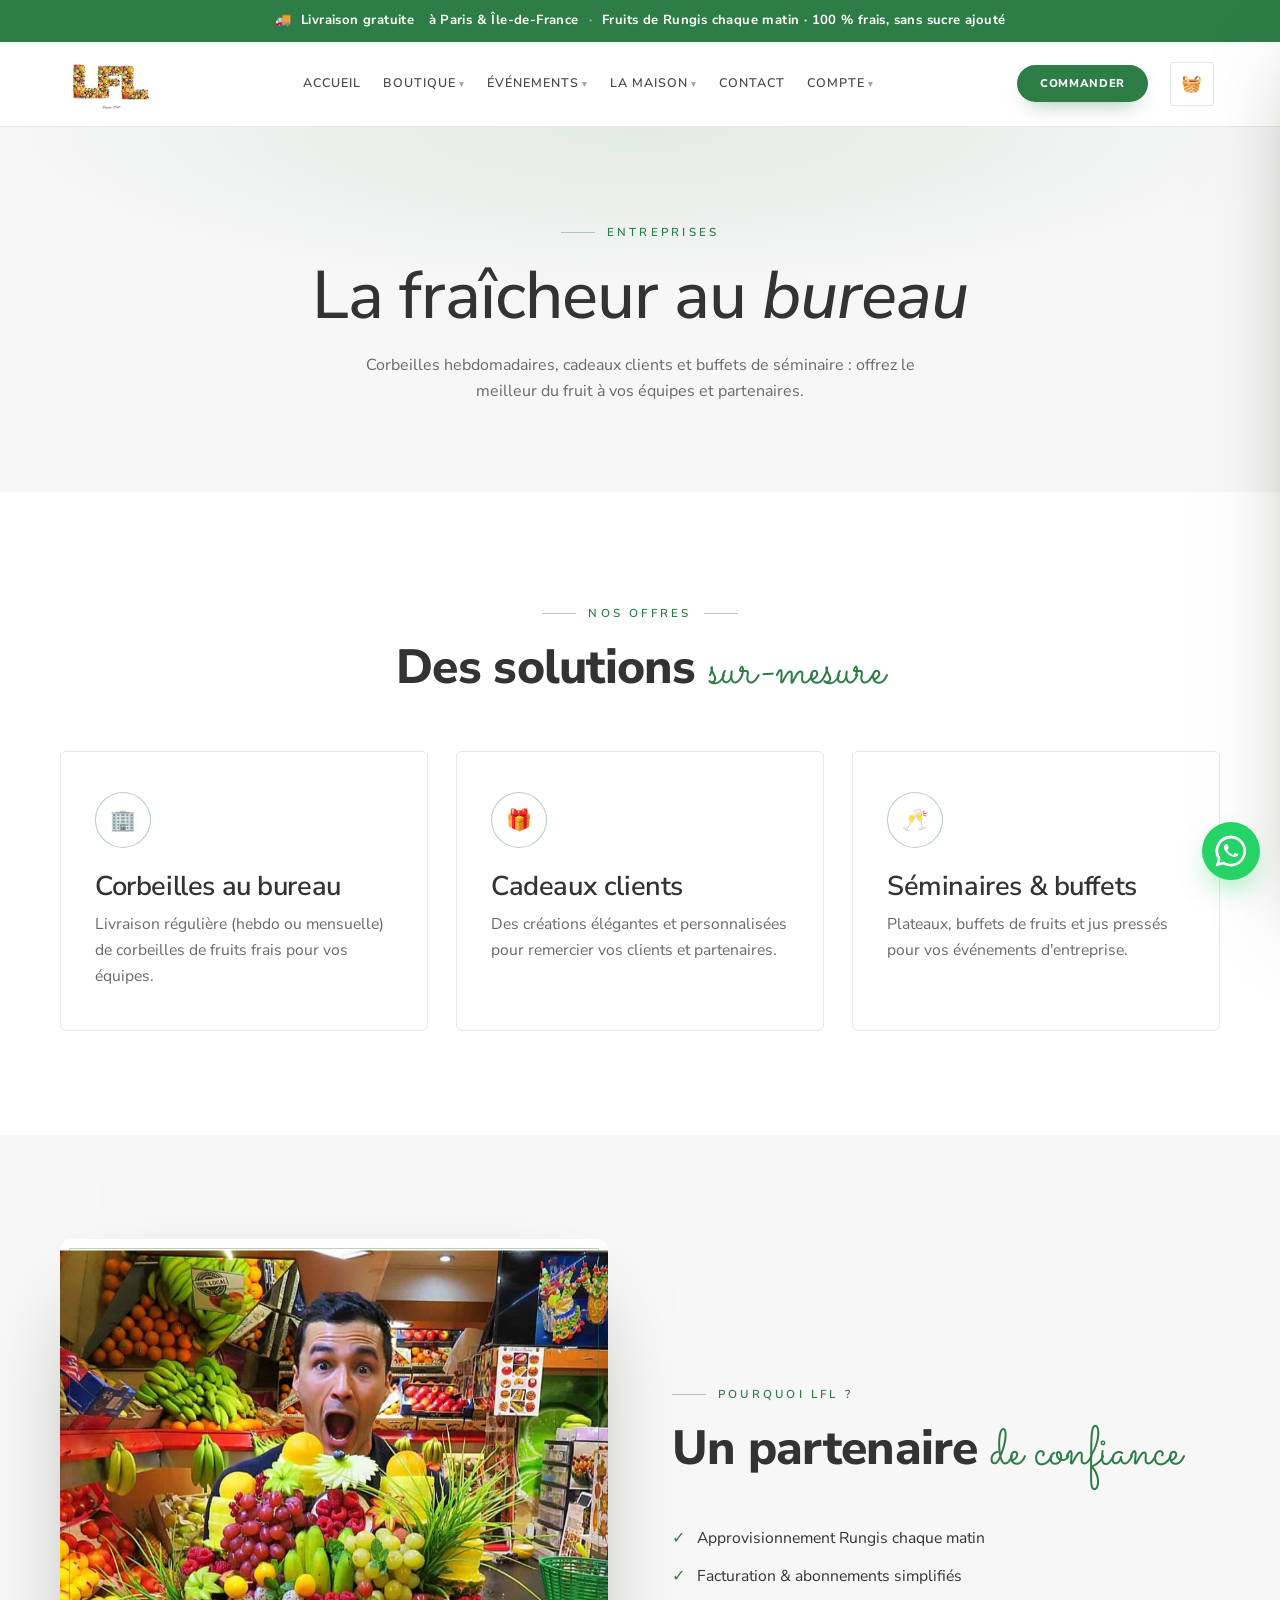
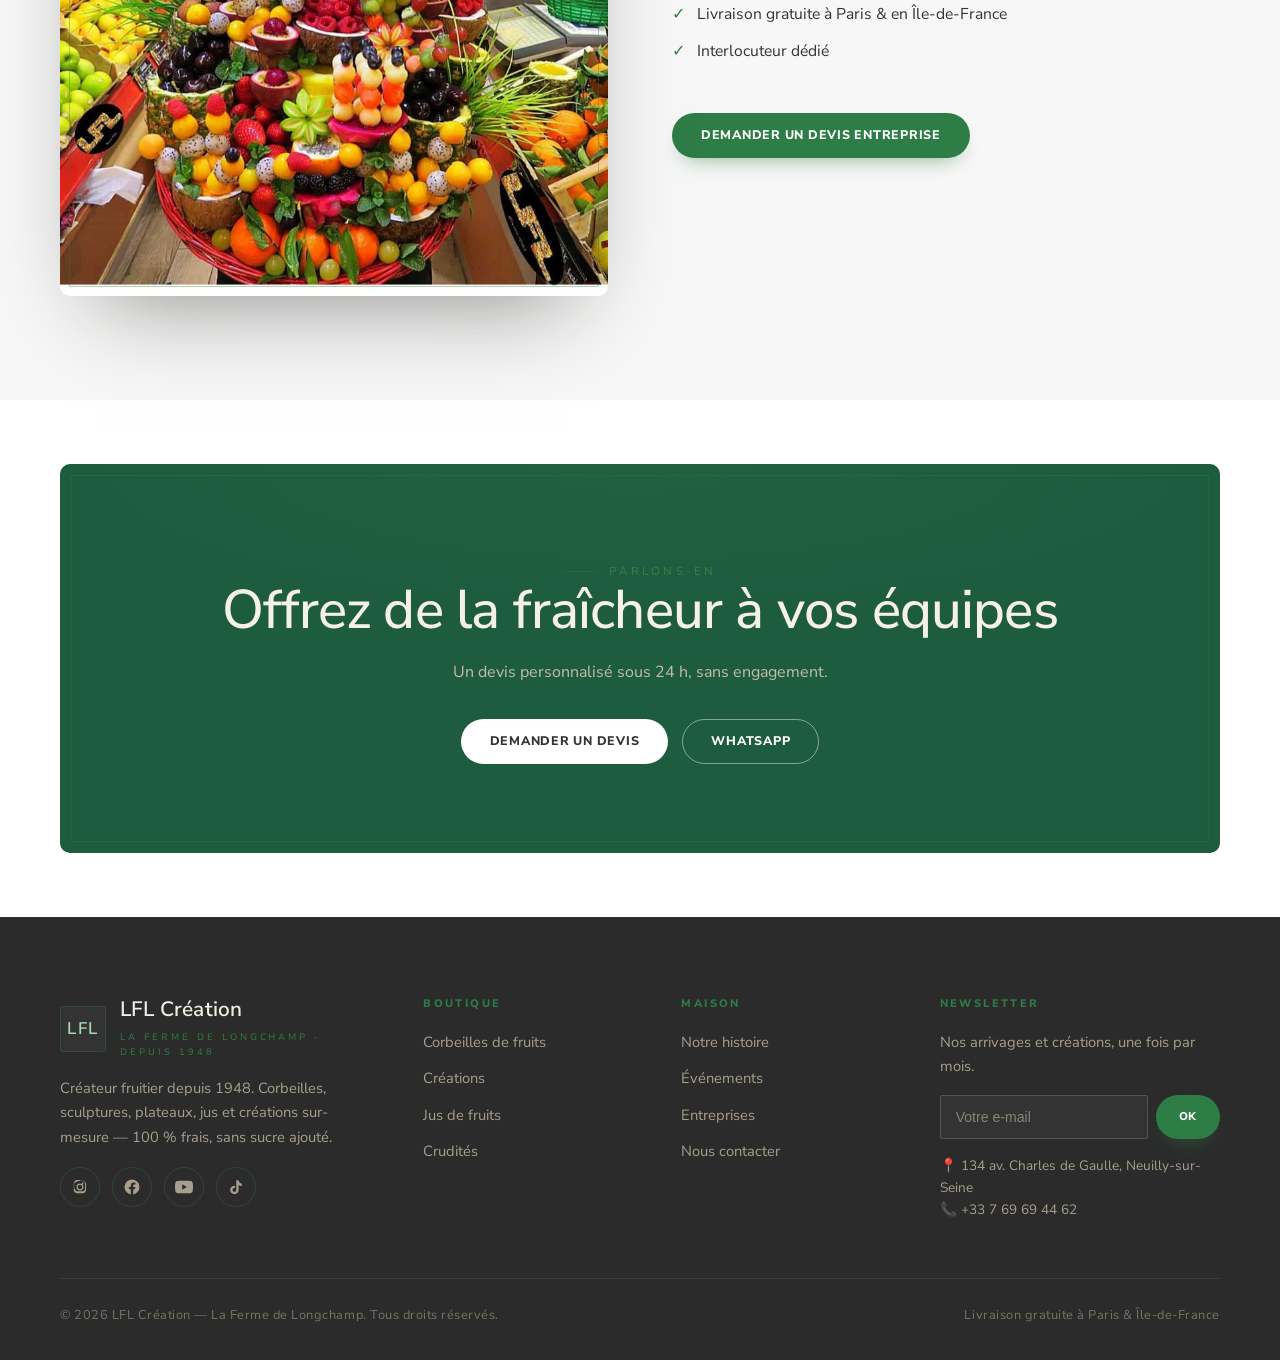
<file: entreprises.html>
<!DOCTYPE html>
<html lang="fr">
<head>
<meta charset="UTF-8">
<meta name="viewport" content="width=device-width, initial-scale=1.0">
<title>Entreprises — Corbeilles & cadeaux d'entreprise | LFL Création</title>
<meta name="description" content="Corbeilles de fruits au bureau, cadeaux clients et buffets de séminaire. Livraison gratuite à Paris & Île-de-France.">
<link rel="preconnect" href="https://fonts.googleapis.com">
<link rel="preconnect" href="https://fonts.gstatic.com" crossorigin>
<link rel="stylesheet" href="assets/css/style.css?v=19">
<link rel="icon" href="data:image/svg+xml,<svg xmlns='http://www.w3.org/2000/svg' viewBox='0 0 100 100'><text y='.9em' font-size='90'>🍉</text></svg>">
</head>
<body>
<div class="topbar">🚚 <strong>Livraison gratuite</strong>&nbsp;à Paris &amp; Île-de-France <span class="sep">·</span> <span class="hide-sm">Fruits de Rungis chaque matin · 100 % frais, sans sucre ajouté</span></div>
<header class="site-header">
  <div class="container nav">
    <a href="index.html" class="brand">
      <img class="brand__logo" src="assets/img/logo.png" alt="LFL Création — La Ferme de Longchamp, depuis 1948">
    </a>
    <nav class="nav__links">
      <a href="index.html">Accueil</a>
      <div class="nav__item">
        <a class="nav__top" href="boutique.html">Boutique<span class="caret">▾</span></a>
        <div class="nav__drop">
          <a href="boutique.html?cat=Corbeilles">Corbeilles de fruits</a>
          <a href="boutique.html?cat=Créations">Créations</a>
          <a href="boutique.html?cat=Crudités">Crudités</a>
          <a href="boutique.html?cat=Jus">Jus de fruits</a>
          <a href="https://deliveroo.fr/fr/menu/paris/paris-16eme-iena/la-ferme-de-longchamp-primeur-fruits-et-legumes-frais" target="_blank" rel="noopener noreferrer">Espace Primeur ↗</a>
        </div>
      </div>
      <div class="nav__item">
        <a class="nav__top" href="evenements.html">Événements<span class="caret">▾</span></a>
        <div class="nav__drop">
          <a href="evenements.html#mariage">Mariage</a>
          <a href="evenements.html#naissance">Naissance</a>
          <a href="evenements.html#seminaire">Soirée &amp; séminaire</a>
          <a href="entreprises.html">Entreprises</a>
        </div>
      </div>
      <div class="nav__item">
        <a class="nav__top" href="a-propos.html">La Maison<span class="caret">▾</span></a>
        <div class="nav__drop">
          <a href="a-propos.html">Notre histoire</a>
          <a href="a-propos.html">Notre différence</a>
          <a href="contact.html">Nous contacter</a>
        </div>
      </div>
      <a href="contact.html">Contact</a>
      <div class="nav__item">
        <a class="nav__top" href="compte.html">Compte<span class="caret">▾</span></a>
        <div class="nav__drop">
          <a href="compte.html#commandes">Mes commandes</a>
          <a href="compte.html#details">Détails du compte</a>
          <a href="admin.html">Espace propriétaire</a>
        </div>
      </div>
    </nav>
    <div class="nav__actions">
      <a href="boutique.html" class="btn btn--green btn--sm">Commander</a>
      <button class="cart-btn" data-open-cart aria-label="Voir le panier">
        <span class="cart-btn__icon">🧺</span><span class="cart-count">0</span>
      </button>
      <button class="nav__toggle" aria-label="Menu"><span></span><span></span><span></span></button>
    </div>
  </div>
</header>

<section class="page-hero">
  <div class="container">
    <span class="eyebrow" style="justify-content:center">Entreprises</span>
    <h1>La fraîcheur au <em>bureau</em></h1>
    <p>Corbeilles hebdomadaires, cadeaux clients et buffets de séminaire : offrez le meilleur du fruit à vos équipes et partenaires.</p>
  </div>
</section>

<section class="section">
  <div class="container">
    <div class="center reveal"><span class="eyebrow">Nos offres</span><h2 class="section-title">Des solutions <em>sur-mesure</em></h2></div>
    <div class="grid-3" style="margin-top:48px">
      <div class="value-card reveal"><div class="ic">🏢</div><h3>Corbeilles au bureau</h3><p>Livraison régulière (hebdo ou mensuelle) de corbeilles de fruits frais pour vos équipes.</p></div>
      <div class="value-card reveal"><div class="ic">🎁</div><h3>Cadeaux clients</h3><p>Des créations élégantes et personnalisées pour remercier vos clients et partenaires.</p></div>
      <div class="value-card reveal"><div class="ic">🥂</div><h3>Séminaires &amp; buffets</h3><p>Plateaux, buffets de fruits et jus pressés pour vos événements d'entreprise.</p></div>
    </div>
  </div>
</section>

<section class="section bg-cream">
  <div class="container split">
    <div class="split__media reveal"><img src="assets/img/atelier.jpg?2" alt="LFL pour les entreprises"></div>
    <div class="reveal">
      <span class="eyebrow">Pourquoi LFL ?</span>
      <h2 class="section-title">Un partenaire <em>de confiance</em></h2>
      <ul class="pd__list" style="border:none;padding-top:14px">
        <li><span class="ck">✓</span> Approvisionnement Rungis chaque matin</li>
        <li><span class="ck">✓</span> Facturation &amp; abonnements simplifiés</li>
        <li><span class="ck">✓</span> Livraison gratuite à Paris &amp; en Île-de-France</li>
        <li><span class="ck">✓</span> Interlocuteur dédié</li>
      </ul>
      <a href="contact.html" class="btn btn--green" style="margin-top:20px">Demander un devis entreprise</a>
    </div>
  </div>
</section>

<section class="section--tight">
  <div class="container">
    <div class="cta-band reveal">
      <span class="eyebrow">Parlons-en</span>
      <h2>Offrez de la fraîcheur à vos équipes</h2>
      <p>Un devis personnalisé sous 24 h, sans engagement.</p>
      <div style="display:flex;gap:14px;justify-content:center;flex-wrap:wrap">
        <a href="contact.html" class="btn btn--light">Demander un devis</a>
        <a href="https://wa.me/33769694462" target="_blank" rel="noopener noreferrer" class="btn btn--ghost" style="color:#fff;border-color:rgba(255,255,255,.45)">WhatsApp</a>
      </div>
    </div>
  </div>
</section>
<footer class="site-footer">
  <div class="container">
    <div class="footer-grid">
      <div>
        <a href="index.html" class="brand" style="margin-bottom:16px">
          <span class="brand__mark">LFL</span>
          <span><span class="brand__name">LFL Création</span><span class="brand__since">La Ferme de Longchamp · depuis 1948</span></span>
        </a>
        <p style="max-width:300px;font-size:.92rem">Créateur fruitier depuis 1948. Corbeilles, sculptures, plateaux, jus et créations sur-mesure — 100 % frais, sans sucre ajouté.</p>
        <div class="social"><a href="https://www.instagram.com/maison_lfl/" target="_blank" rel="noopener noreferrer" aria-label="Instagram" title="Instagram"><svg viewBox="0 0 24 24" fill="currentColor"><path d="M12 7.4a4.6 4.6 0 1 0 0 9.2 4.6 4.6 0 0 0 0-9.2zm0 7.6a3 3 0 1 1 0-6 3 3 0 0 1 0 6zm4.8-7.8a1.08 1.08 0 1 1-2.16 0 1.08 1.08 0 0 1 2.16 0zM12 4.16c2.2 0 2.46.01 3.33.05.8.04 1.24.17 1.53.29.38.15.66.33.95.62.29.29.47.57.62.95.11.29.25.73.29 1.53.04.87.05 1.13.05 3.33s-.01 2.46-.05 3.33c-.04.8-.18 1.24-.29 1.53-.15.38-.33.66-.62.95-.29.29-.57.47-.95.62-.29.11-.73.25-1.53.29-.87.04-1.13.05-3.33.05s-2.46-.01-3.33-.05c-.8-.04-1.24-.18-1.53-.29a2.56 2.56 0 0 1-.95-.62 2.56 2.56 0 0 1-.62-.95c-.11-.29-.25-.73-.29-1.53C4.17 14.46 4.16 14.2 4.16 12s.01-2.46.05-3.33c.04-.8.18-1.24.29-1.53.15-.38.33-.66.62-.95.29-.29.57-.47.95-.62.29-.11.73-.25 1.53-.29C9.54 4.17 9.8 4.16 12 4.16M12 2.6c-2.24 0-2.52.01-3.4.05-.88.04-1.48.18-2 .38-.55.21-1.01.5-1.47.96-.46.46-.75.92-.96 1.47-.2.52-.34 1.12-.38 2C3.61 9.48 3.6 9.76 3.6 12s.01 2.52.05 3.4c.04.88.18 1.48.38 2 .21.55.5 1.01.96 1.47.46.46.92.75 1.47.96.52.2 1.12.34 2 .38.88.04 1.16.05 3.4.05s2.52-.01 3.4-.05c.88-.04 1.48-.18 2-.38.55-.21 1.01-.5 1.47-.96.46-.46.75-.92.96-1.47.2-.52.34-1.12.38-2 .04-.88.05-1.16.05-3.4s-.01-2.52-.05-3.4c-.04-.88-.18-1.48-.38-2a3.9 3.9 0 0 0-.96-1.47 3.9 3.9 0 0 0-1.47-.96c-.52-.2-1.12-.34-2-.38-.88-.04-1.16-.05-3.4-.05z"/></svg></a><a href="https://www.facebook.com/lafermedelongchampparis/" target="_blank" rel="noopener noreferrer" aria-label="Facebook" title="Facebook"><svg viewBox="0 0 24 24" fill="currentColor"><path d="M22 12a10 10 0 1 0-11.56 9.88v-6.99H7.9V12h2.54V9.8c0-2.5 1.49-3.89 3.78-3.89 1.09 0 2.24.2 2.24.2v2.46h-1.26c-1.24 0-1.63.77-1.63 1.56V12h2.78l-.44 2.89h-2.34v6.99A10 10 0 0 0 22 12z"/></svg></a><a href="https://www.youtube.com/@Atef.Barbouche" target="_blank" rel="noopener noreferrer" aria-label="YouTube" title="YouTube"><svg viewBox="0 0 24 24" fill="currentColor"><path d="M23.5 6.2a3 3 0 0 0-2.12-2.12C19.5 3.55 12 3.55 12 3.55s-7.5 0-9.38.53A3 3 0 0 0 .5 6.2 31 31 0 0 0 0 12a31 31 0 0 0 .5 5.8 3 3 0 0 0 2.12 2.12c1.88.53 9.38.53 9.38.53s7.5 0 9.38-.53a3 3 0 0 0 2.12-2.12A31 31 0 0 0 24 12a31 31 0 0 0-.5-5.8zM9.6 15.6V8.4l6.2 3.6-6.2 3.6z"/></svg></a><a href="https://www.tiktok.com/@fruits_lfl_creation" target="_blank" rel="noopener noreferrer" aria-label="TikTok" title="TikTok"><svg viewBox="0 0 24 24" fill="currentColor"><path d="M16.6 5.82A4.28 4.28 0 0 1 15.54 3h-3.2v12.9a2.47 2.47 0 1 1-2.47-2.47c.24 0 .48.04.7.1v-3.3a5.7 5.7 0 0 0-.7-.05A5.65 5.65 0 1 0 15.5 15.5V9.34a7.36 7.36 0 0 0 4.3 1.38V7.5a4.28 4.28 0 0 1-3.2-1.68z"/></svg></a></div>
      </div>
      <div><h4>Boutique</h4><ul class="footer-links"><li><a href="boutique.html?cat=Corbeilles">Corbeilles de fruits</a></li><li><a href="boutique.html?cat=Créations">Créations</a></li><li><a href="boutique.html?cat=Jus">Jus de fruits</a></li><li><a href="boutique.html?cat=Crudités">Crudités</a></li></ul></div>
      <div><h4>Maison</h4><ul class="footer-links"><li><a href="a-propos.html">Notre histoire</a></li><li><a href="evenements.html">Événements</a></li><li><a href="entreprises.html">Entreprises</a></li><li><a href="contact.html">Nous contacter</a></li></ul></div>
      <div><h4>Newsletter</h4><p style="font-size:.92rem">Nos arrivages et créations, une fois par mois.</p>
        <form class="newsletter" data-newsletter><input type="email" placeholder="Votre e-mail" required><button class="btn btn--green btn--sm" type="submit">OK</button></form>
        <p style="font-size:.85rem;margin-top:16px">📍 134 av. Charles de Gaulle, Neuilly-sur-Seine<br>📞 +33 7 69 69 44 62</p></div>
    </div>
    <div class="footer-bottom"><span>© 2026 LFL Création — La Ferme de Longchamp. Tous droits réservés.</span><span>Livraison gratuite à Paris &amp; Île-de-France</span></div>
  </div>
</footer>

<div class="overlay" id="overlay" data-close-cart></div>
<aside class="drawer" id="drawer" aria-label="Panier">
  <div class="drawer__head"><h3>Votre panier</h3><button class="drawer__close" data-close-cart aria-label="Fermer">✕</button></div>
  <div class="drawer__body" id="drawerBody"></div>
  <div class="drawer__foot" id="drawerFoot"></div>
</aside>

<script src="assets/js/data.js?v=19"></script>
<script src="assets/js/main.js?v=19"></script>
</body>
</html>
</file>
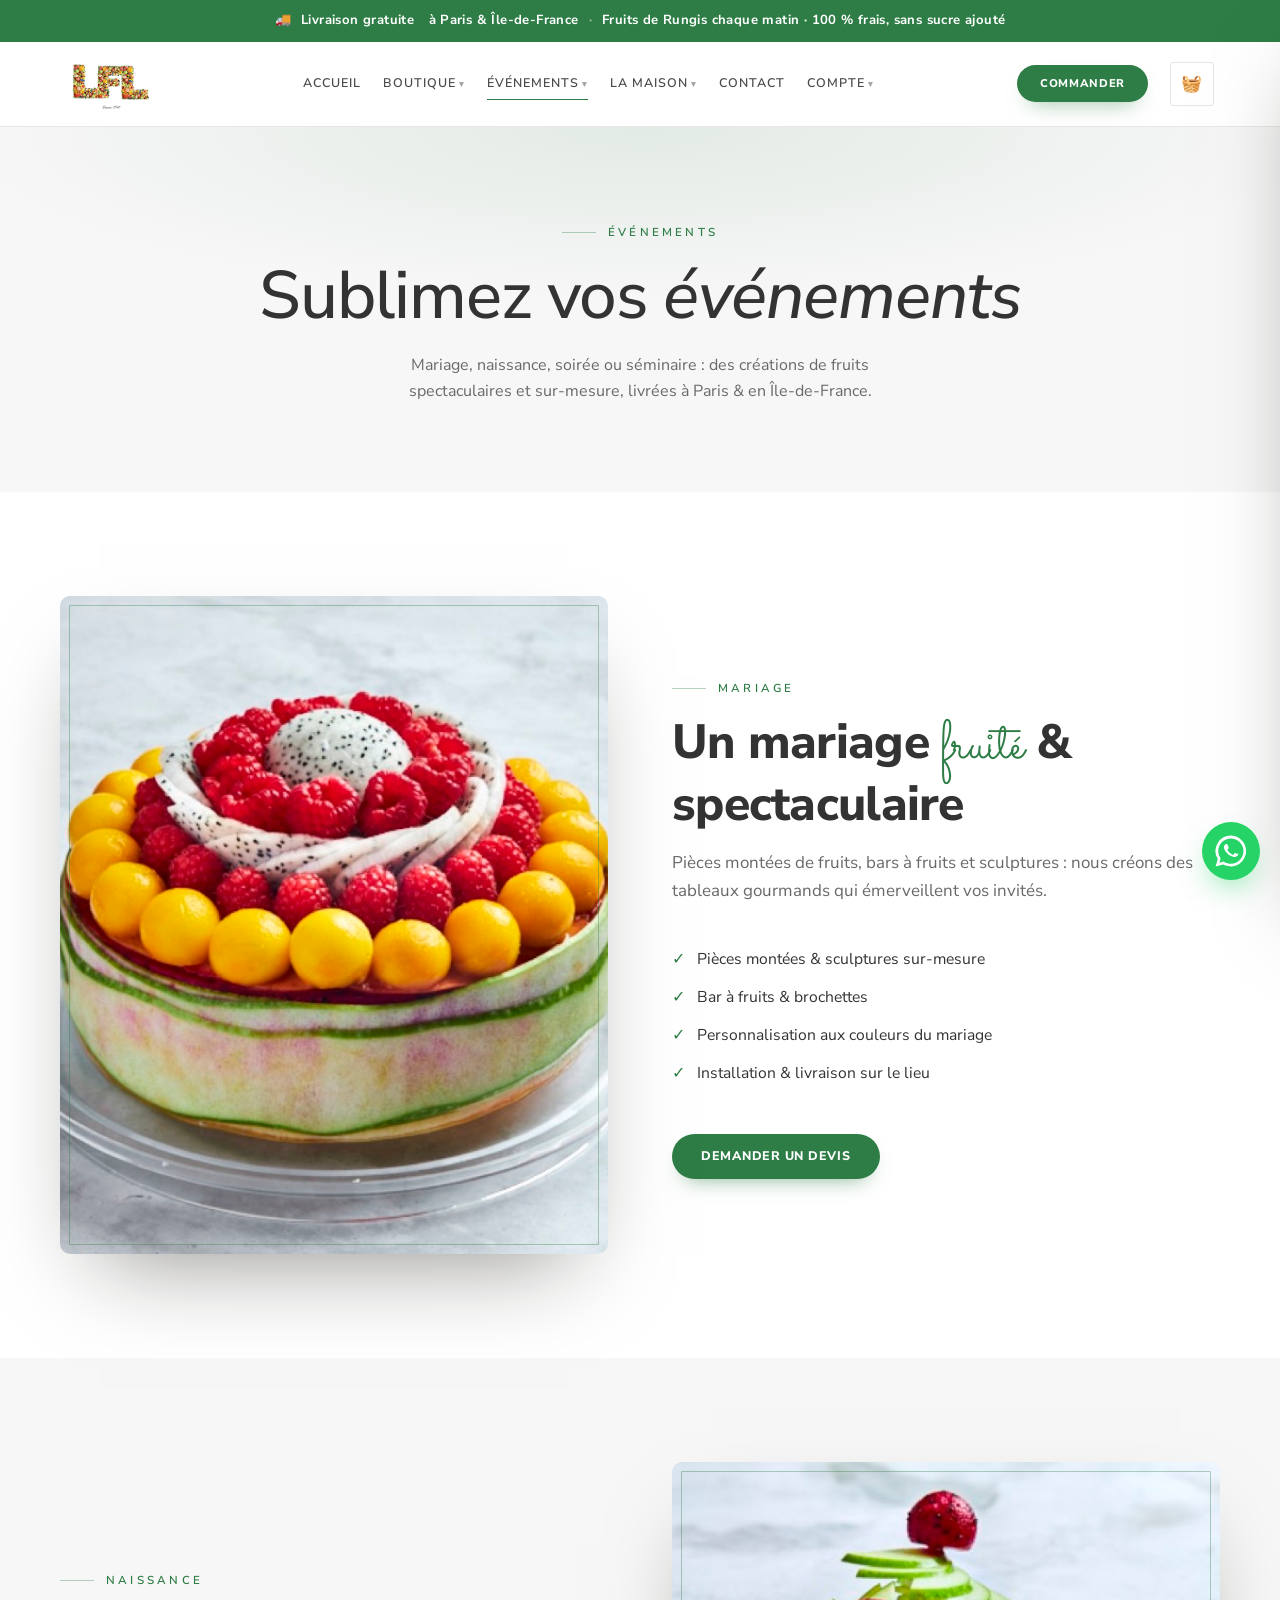
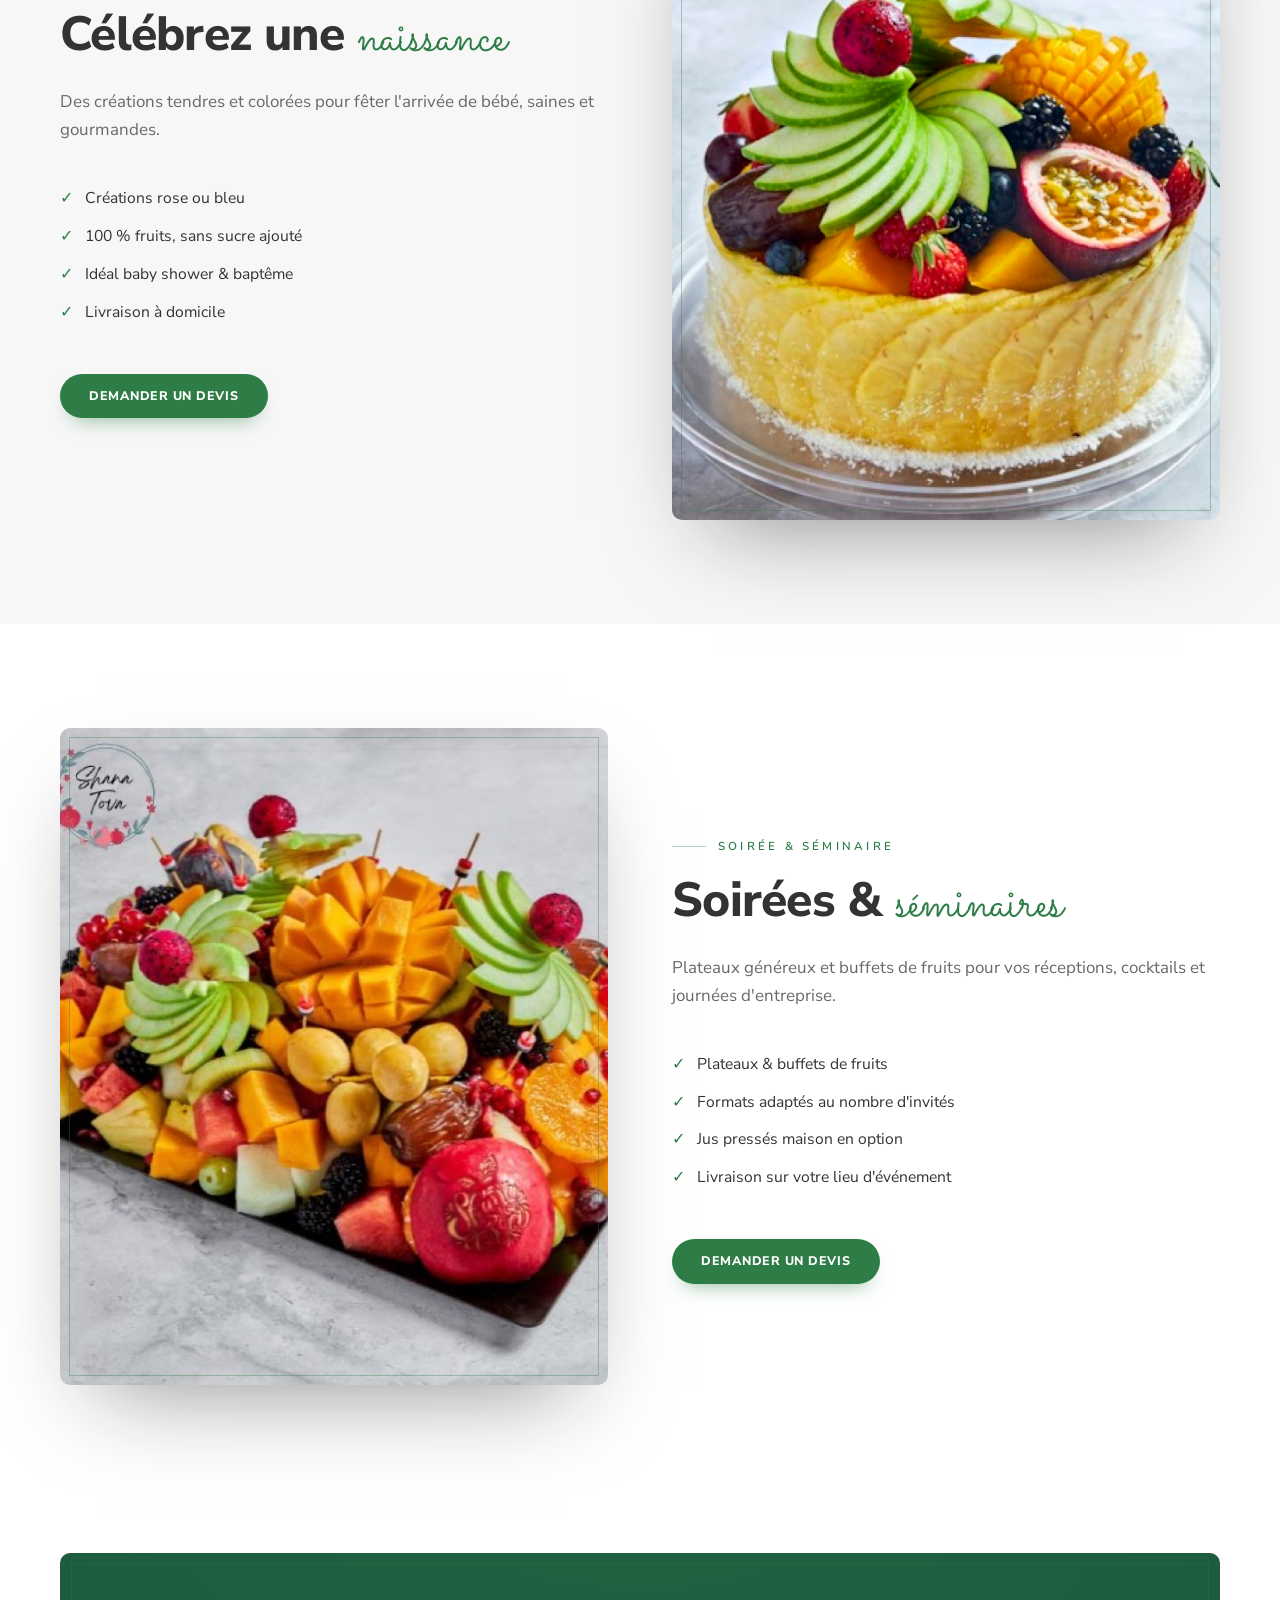
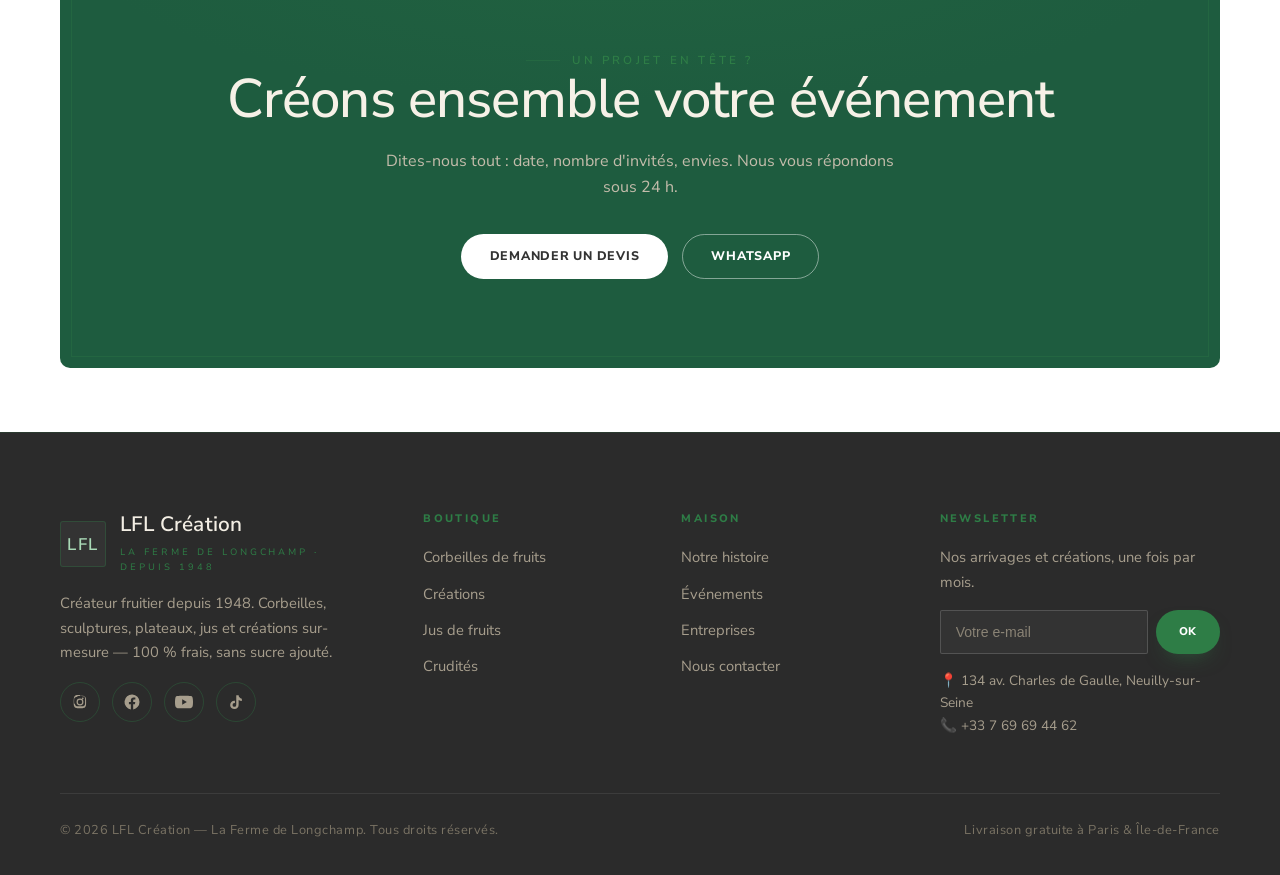
<file: evenements.html>
<!DOCTYPE html>
<html lang="fr">
<head>
<meta charset="UTF-8">
<meta name="viewport" content="width=device-width, initial-scale=1.0">
<title>Événements — Mariage, Naissance, Séminaire | LFL Création</title>
<meta name="description" content="Créations de fruits pour mariages, naissances, soirées et séminaires. Sur-mesure, livrées à Paris & Île-de-France.">
<link rel="preconnect" href="https://fonts.googleapis.com">
<link rel="preconnect" href="https://fonts.gstatic.com" crossorigin>
<link rel="stylesheet" href="assets/css/style.css?v=19">
<link rel="icon" href="data:image/svg+xml,<svg xmlns='http://www.w3.org/2000/svg' viewBox='0 0 100 100'><text y='.9em' font-size='90'>🍉</text></svg>">
</head>
<body>
<div class="topbar">🚚 <strong>Livraison gratuite</strong>&nbsp;à Paris &amp; Île-de-France <span class="sep">·</span> <span class="hide-sm">Fruits de Rungis chaque matin · 100 % frais, sans sucre ajouté</span></div>
<header class="site-header">
  <div class="container nav">
    <a href="index.html" class="brand">
      <img class="brand__logo" src="assets/img/logo.png" alt="LFL Création — La Ferme de Longchamp, depuis 1948">
    </a>
    <nav class="nav__links">
      <a href="index.html">Accueil</a>
      <div class="nav__item">
        <a class="nav__top" href="boutique.html">Boutique<span class="caret">▾</span></a>
        <div class="nav__drop">
          <a href="boutique.html?cat=Corbeilles">Corbeilles de fruits</a>
          <a href="boutique.html?cat=Créations">Créations</a>
          <a href="boutique.html?cat=Crudités">Crudités</a>
          <a href="boutique.html?cat=Jus">Jus de fruits</a>
          <a href="https://deliveroo.fr/fr/menu/paris/paris-16eme-iena/la-ferme-de-longchamp-primeur-fruits-et-legumes-frais" target="_blank" rel="noopener noreferrer">Espace Primeur ↗</a>
        </div>
      </div>
      <div class="nav__item">
        <a class="nav__top" href="evenements.html">Événements<span class="caret">▾</span></a>
        <div class="nav__drop">
          <a href="evenements.html#mariage">Mariage</a>
          <a href="evenements.html#naissance">Naissance</a>
          <a href="evenements.html#seminaire">Soirée &amp; séminaire</a>
          <a href="entreprises.html">Entreprises</a>
        </div>
      </div>
      <div class="nav__item">
        <a class="nav__top" href="a-propos.html">La Maison<span class="caret">▾</span></a>
        <div class="nav__drop">
          <a href="a-propos.html">Notre histoire</a>
          <a href="a-propos.html">Notre différence</a>
          <a href="contact.html">Nous contacter</a>
        </div>
      </div>
      <a href="contact.html">Contact</a>
      <div class="nav__item">
        <a class="nav__top" href="compte.html">Compte<span class="caret">▾</span></a>
        <div class="nav__drop">
          <a href="compte.html#commandes">Mes commandes</a>
          <a href="compte.html#details">Détails du compte</a>
          <a href="admin.html">Espace propriétaire</a>
        </div>
      </div>
    </nav>
    <div class="nav__actions">
      <a href="boutique.html" class="btn btn--green btn--sm">Commander</a>
      <button class="cart-btn" data-open-cart aria-label="Voir le panier">
        <span class="cart-btn__icon">🧺</span><span class="cart-count">0</span>
      </button>
      <button class="nav__toggle" aria-label="Menu"><span></span><span></span><span></span></button>
    </div>
  </div>
</header>

<section class="page-hero">
  <div class="container">
    <span class="eyebrow" style="justify-content:center">Événements</span>
    <h1>Sublimez vos <em>événements</em></h1>
    <p>Mariage, naissance, soirée ou séminaire : des créations de fruits spectaculaires et sur-mesure, livrées à Paris &amp; en Île-de-France.</p>
  </div>
</section>

<section class="section" id="mariage">
  <div class="container split">
    <div class="split__media reveal"><img src="assets/img/mille-fruit.jpg?2" alt="Création mariage LFL"></div>
    <div class="reveal">
      <span class="eyebrow">Mariage</span>
      <h2 class="section-title">Un mariage <em>fruité</em> &amp; spectaculaire</h2>
      <p class="section-lead" style="margin-left:0">Pièces montées de fruits, bars à fruits et sculptures : nous créons des tableaux gourmands qui émerveillent vos invités.</p>
      <ul class="pd__list" style="border:none;padding-top:14px">
        <li><span class="ck">✓</span> Pièces montées &amp; sculptures sur-mesure</li>
        <li><span class="ck">✓</span> Bar à fruits &amp; brochettes</li>
        <li><span class="ck">✓</span> Personnalisation aux couleurs du mariage</li>
        <li><span class="ck">✓</span> Installation &amp; livraison sur le lieu</li>
      </ul>
      <a href="contact.html" class="btn btn--green" style="margin-top:20px">Demander un devis</a>
    </div>
  </div>
</section>

<section class="section bg-cream" id="naissance">
  <div class="container split">
    <div class="reveal">
      <span class="eyebrow">Naissance</span>
      <h2 class="section-title">Célébrez une <em>naissance</em></h2>
      <p class="section-lead" style="margin-left:0">Des créations tendres et colorées pour fêter l'arrivée de bébé, saines et gourmandes.</p>
      <ul class="pd__list" style="border:none;padding-top:14px">
        <li><span class="ck">✓</span> Créations rose ou bleu</li>
        <li><span class="ck">✓</span> 100 % fruits, sans sucre ajouté</li>
        <li><span class="ck">✓</span> Idéal baby shower &amp; baptême</li>
        <li><span class="ck">✓</span> Livraison à domicile</li>
      </ul>
      <a href="contact.html" class="btn btn--green" style="margin-top:20px">Demander un devis</a>
    </div>
    <div class="split__media reveal"><img src="assets/img/salade-revisitee.jpg?2" alt="Création naissance LFL"></div>
  </div>
</section>

<section class="section" id="seminaire">
  <div class="container split">
    <div class="split__media reveal"><img src="assets/img/plateau-gourmet.jpg?2" alt="Création séminaire LFL"></div>
    <div class="reveal">
      <span class="eyebrow">Soirée &amp; séminaire</span>
      <h2 class="section-title">Soirées &amp; <em>séminaires</em></h2>
      <p class="section-lead" style="margin-left:0">Plateaux généreux et buffets de fruits pour vos réceptions, cocktails et journées d'entreprise.</p>
      <ul class="pd__list" style="border:none;padding-top:14px">
        <li><span class="ck">✓</span> Plateaux &amp; buffets de fruits</li>
        <li><span class="ck">✓</span> Formats adaptés au nombre d'invités</li>
        <li><span class="ck">✓</span> Jus pressés maison en option</li>
        <li><span class="ck">✓</span> Livraison sur votre lieu d'événement</li>
      </ul>
      <a href="contact.html" class="btn btn--green" style="margin-top:20px">Demander un devis</a>
    </div>
  </div>
</section>

<section class="section--tight">
  <div class="container">
    <div class="cta-band reveal">
      <span class="eyebrow">Un projet en tête ?</span>
      <h2>Créons ensemble votre événement</h2>
      <p>Dites-nous tout : date, nombre d'invités, envies. Nous vous répondons sous 24 h.</p>
      <div style="display:flex;gap:14px;justify-content:center;flex-wrap:wrap">
        <a href="contact.html" class="btn btn--light">Demander un devis</a>
        <a href="https://wa.me/33769694462" target="_blank" rel="noopener noreferrer" class="btn btn--ghost" style="color:#fff;border-color:rgba(255,255,255,.45)">WhatsApp</a>
      </div>
    </div>
  </div>
</section>
<footer class="site-footer">
  <div class="container">
    <div class="footer-grid">
      <div>
        <a href="index.html" class="brand" style="margin-bottom:16px">
          <span class="brand__mark">LFL</span>
          <span><span class="brand__name">LFL Création</span><span class="brand__since">La Ferme de Longchamp · depuis 1948</span></span>
        </a>
        <p style="max-width:300px;font-size:.92rem">Créateur fruitier depuis 1948. Corbeilles, sculptures, plateaux, jus et créations sur-mesure — 100 % frais, sans sucre ajouté.</p>
        <div class="social"><a href="https://www.instagram.com/maison_lfl/" target="_blank" rel="noopener noreferrer" aria-label="Instagram" title="Instagram"><svg viewBox="0 0 24 24" fill="currentColor"><path d="M12 7.4a4.6 4.6 0 1 0 0 9.2 4.6 4.6 0 0 0 0-9.2zm0 7.6a3 3 0 1 1 0-6 3 3 0 0 1 0 6zm4.8-7.8a1.08 1.08 0 1 1-2.16 0 1.08 1.08 0 0 1 2.16 0zM12 4.16c2.2 0 2.46.01 3.33.05.8.04 1.24.17 1.53.29.38.15.66.33.95.62.29.29.47.57.62.95.11.29.25.73.29 1.53.04.87.05 1.13.05 3.33s-.01 2.46-.05 3.33c-.04.8-.18 1.24-.29 1.53-.15.38-.33.66-.62.95-.29.29-.57.47-.95.62-.29.11-.73.25-1.53.29-.87.04-1.13.05-3.33.05s-2.46-.01-3.33-.05c-.8-.04-1.24-.18-1.53-.29a2.56 2.56 0 0 1-.95-.62 2.56 2.56 0 0 1-.62-.95c-.11-.29-.25-.73-.29-1.53C4.17 14.46 4.16 14.2 4.16 12s.01-2.46.05-3.33c.04-.8.18-1.24.29-1.53.15-.38.33-.66.62-.95.29-.29.57-.47.95-.62.29-.11.73-.25 1.53-.29C9.54 4.17 9.8 4.16 12 4.16M12 2.6c-2.24 0-2.52.01-3.4.05-.88.04-1.48.18-2 .38-.55.21-1.01.5-1.47.96-.46.46-.75.92-.96 1.47-.2.52-.34 1.12-.38 2C3.61 9.48 3.6 9.76 3.6 12s.01 2.52.05 3.4c.04.88.18 1.48.38 2 .21.55.5 1.01.96 1.47.46.46.92.75 1.47.96.52.2 1.12.34 2 .38.88.04 1.16.05 3.4.05s2.52-.01 3.4-.05c.88-.04 1.48-.18 2-.38.55-.21 1.01-.5 1.47-.96.46-.46.75-.92.96-1.47.2-.52.34-1.12.38-2 .04-.88.05-1.16.05-3.4s-.01-2.52-.05-3.4c-.04-.88-.18-1.48-.38-2a3.9 3.9 0 0 0-.96-1.47 3.9 3.9 0 0 0-1.47-.96c-.52-.2-1.12-.34-2-.38-.88-.04-1.16-.05-3.4-.05z"/></svg></a><a href="https://www.facebook.com/lafermedelongchampparis/" target="_blank" rel="noopener noreferrer" aria-label="Facebook" title="Facebook"><svg viewBox="0 0 24 24" fill="currentColor"><path d="M22 12a10 10 0 1 0-11.56 9.88v-6.99H7.9V12h2.54V9.8c0-2.5 1.49-3.89 3.78-3.89 1.09 0 2.24.2 2.24.2v2.46h-1.26c-1.24 0-1.63.77-1.63 1.56V12h2.78l-.44 2.89h-2.34v6.99A10 10 0 0 0 22 12z"/></svg></a><a href="https://www.youtube.com/@Atef.Barbouche" target="_blank" rel="noopener noreferrer" aria-label="YouTube" title="YouTube"><svg viewBox="0 0 24 24" fill="currentColor"><path d="M23.5 6.2a3 3 0 0 0-2.12-2.12C19.5 3.55 12 3.55 12 3.55s-7.5 0-9.38.53A3 3 0 0 0 .5 6.2 31 31 0 0 0 0 12a31 31 0 0 0 .5 5.8 3 3 0 0 0 2.12 2.12c1.88.53 9.38.53 9.38.53s7.5 0 9.38-.53a3 3 0 0 0 2.12-2.12A31 31 0 0 0 24 12a31 31 0 0 0-.5-5.8zM9.6 15.6V8.4l6.2 3.6-6.2 3.6z"/></svg></a><a href="https://www.tiktok.com/@fruits_lfl_creation" target="_blank" rel="noopener noreferrer" aria-label="TikTok" title="TikTok"><svg viewBox="0 0 24 24" fill="currentColor"><path d="M16.6 5.82A4.28 4.28 0 0 1 15.54 3h-3.2v12.9a2.47 2.47 0 1 1-2.47-2.47c.24 0 .48.04.7.1v-3.3a5.7 5.7 0 0 0-.7-.05A5.65 5.65 0 1 0 15.5 15.5V9.34a7.36 7.36 0 0 0 4.3 1.38V7.5a4.28 4.28 0 0 1-3.2-1.68z"/></svg></a></div>
      </div>
      <div><h4>Boutique</h4><ul class="footer-links"><li><a href="boutique.html?cat=Corbeilles">Corbeilles de fruits</a></li><li><a href="boutique.html?cat=Créations">Créations</a></li><li><a href="boutique.html?cat=Jus">Jus de fruits</a></li><li><a href="boutique.html?cat=Crudités">Crudités</a></li></ul></div>
      <div><h4>Maison</h4><ul class="footer-links"><li><a href="a-propos.html">Notre histoire</a></li><li><a href="evenements.html">Événements</a></li><li><a href="entreprises.html">Entreprises</a></li><li><a href="contact.html">Nous contacter</a></li></ul></div>
      <div><h4>Newsletter</h4><p style="font-size:.92rem">Nos arrivages et créations, une fois par mois.</p>
        <form class="newsletter" data-newsletter><input type="email" placeholder="Votre e-mail" required><button class="btn btn--green btn--sm" type="submit">OK</button></form>
        <p style="font-size:.85rem;margin-top:16px">📍 134 av. Charles de Gaulle, Neuilly-sur-Seine<br>📞 +33 7 69 69 44 62</p></div>
    </div>
    <div class="footer-bottom"><span>© 2026 LFL Création — La Ferme de Longchamp. Tous droits réservés.</span><span>Livraison gratuite à Paris &amp; Île-de-France</span></div>
  </div>
</footer>

<div class="overlay" id="overlay" data-close-cart></div>
<aside class="drawer" id="drawer" aria-label="Panier">
  <div class="drawer__head"><h3>Votre panier</h3><button class="drawer__close" data-close-cart aria-label="Fermer">✕</button></div>
  <div class="drawer__body" id="drawerBody"></div>
  <div class="drawer__foot" id="drawerFoot"></div>
</aside>

<script src="assets/js/data.js?v=19"></script>
<script src="assets/js/main.js?v=19"></script>
</body>
</html>
</file>
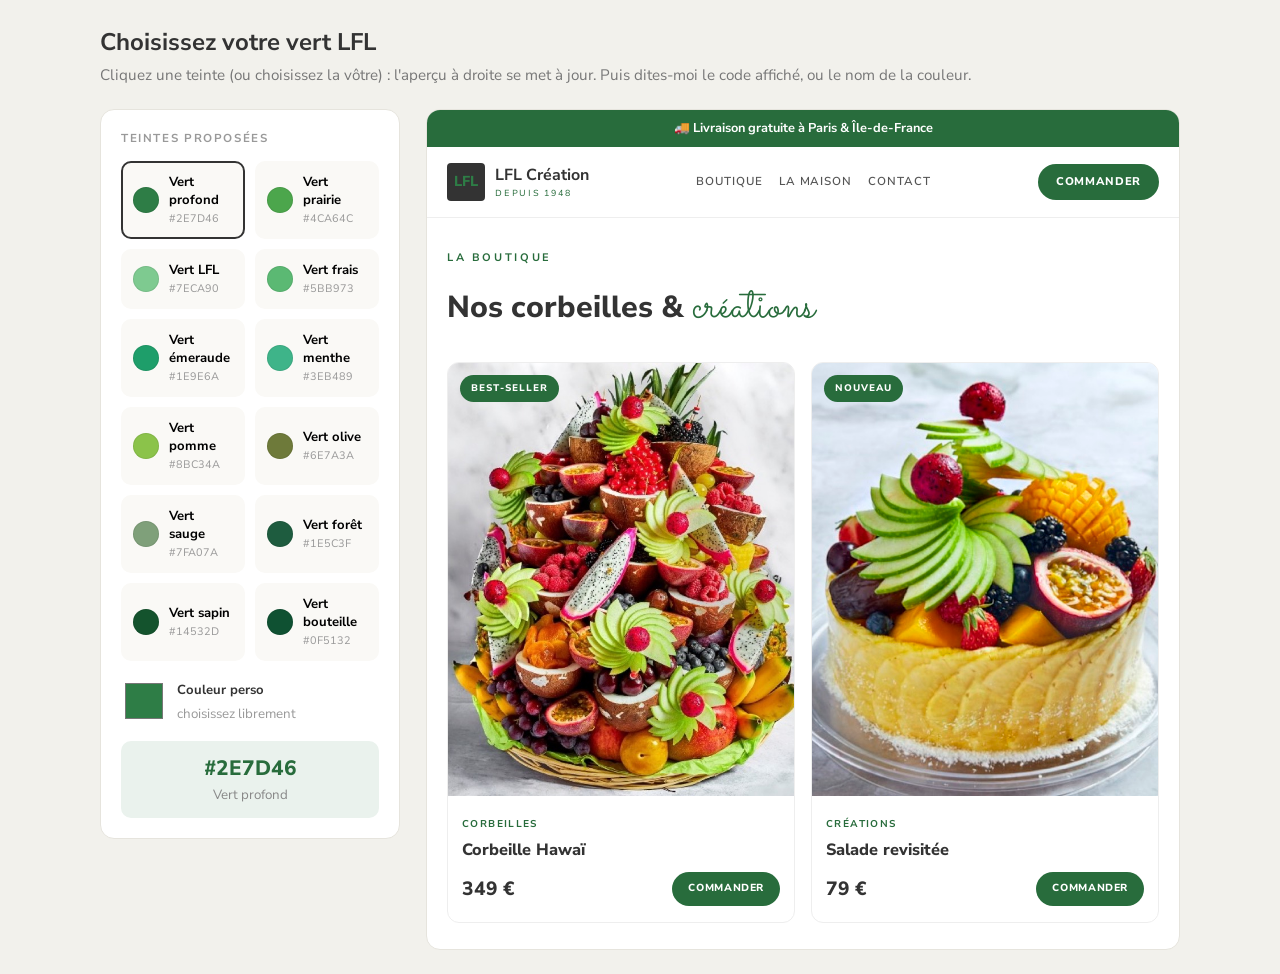
<file: palette-lab.html>
<!DOCTYPE html>
<html lang="fr">
<head>
<meta charset="UTF-8">
<meta name="viewport" content="width=device-width, initial-scale=1.0">
<title>LFL — Choisir la couleur</title>
<link href="https://fonts.googleapis.com/css2?family=Nunito+Sans:wght@400;600;700;800&family=Sacramento&display=swap" rel="stylesheet">
<style>
  :root{ --accent:#2E7D46; --accent-deep:#256b3b; --accent-soft:#eaf6ee; }
  *{box-sizing:border-box;margin:0;font-family:"Nunito Sans",system-ui,sans-serif}
  body{background:#f2f1ec;color:#333;padding:24px;line-height:1.5}
  .wrap{max-width:1080px;margin:0 auto}
  h1{font-size:1.5rem;margin-bottom:4px}
  .sub{color:#777;margin-bottom:22px;font-size:.95rem}
  .grid{display:grid;grid-template-columns:300px 1fr;gap:26px;align-items:start}
  @media(max-width:820px){.grid{grid-template-columns:1fr}}
  .panel{background:#fff;border:1px solid #e6e4dd;border-radius:14px;padding:20px}
  .panel h2{font-size:.72rem;letter-spacing:.14em;text-transform:uppercase;color:#999;margin-bottom:14px}
  .swatches{display:grid;grid-template-columns:repeat(2,1fr);gap:10px}
  .sw{border:2px solid transparent;border-radius:10px;padding:10px;cursor:pointer;display:flex;align-items:center;gap:10px;background:#faf9f6;transition:.15s;text-align:left}
  .sw:hover{border-color:#ccc}
  .sw.active{border-color:#333}
  .dot{width:26px;height:26px;border-radius:50%;flex:none;box-shadow:inset 0 0 0 1px rgba(0,0,0,.08)}
  .sw b{font-size:.82rem;display:block}
  .sw small{font-size:.68rem;color:#999}
  .custom{margin-top:16px;display:flex;align-items:center;gap:10px}
  .custom input[type=color]{width:46px;height:46px;border:none;border-radius:10px;background:none;cursor:pointer}
  .current{margin-top:16px;padding:12px;border-radius:10px;background:var(--accent-soft);text-align:center}
  .current .hex{font-size:1.3rem;font-weight:800;color:var(--accent-deep);letter-spacing:.02em}
  .current small{color:#888;display:block;margin-top:2px}

  /* ------- Aperçu ------- */
  .preview{border:1px solid #e6e4dd;border-radius:14px;overflow:hidden;background:#fff}
  .p-top{background:var(--accent-deep);color:#fff;text-align:center;font-size:.8rem;font-weight:700;padding:9px}
  .p-head{display:flex;align-items:center;justify-content:space-between;padding:16px 20px;border-bottom:1px solid #eee}
  .p-brand{display:flex;align-items:center;gap:10px}
  .p-mark{width:38px;height:38px;border-radius:4px;background:#333;color:var(--accent);display:grid;place-items:center;font-weight:800;font-size:.9rem}
  .p-brand b{font-size:1rem}
  .p-brand small{display:block;font-size:.55rem;letter-spacing:.2em;text-transform:uppercase;color:var(--accent-deep)}
  .p-nav{display:flex;gap:16px;font-size:.72rem;font-weight:600;letter-spacing:.08em;text-transform:uppercase;color:#555}
  .p-cta{background:var(--accent-deep);color:#fff;border-radius:999px;padding:10px 18px;font-size:.7rem;font-weight:800;letter-spacing:.06em;text-transform:uppercase}
  .p-body{padding:26px 20px}
  .eyebrow{font-size:.68rem;letter-spacing:.24em;text-transform:uppercase;color:var(--accent-deep);font-weight:700}
  .p-title{font-size:1.9rem;font-weight:800;margin:6px 0 2px}
  .p-title em{font-family:"Sacramento",cursive;font-style:normal;color:var(--accent-deep);font-size:1.5em;font-weight:400}
  .cards{display:grid;grid-template-columns:repeat(2,1fr);gap:16px;margin-top:20px}
  @media(max-width:520px){.cards{grid-template-columns:1fr}}
  .card{border:1px solid #eee;border-radius:12px;overflow:hidden}
  .card .ph{aspect-ratio:4/5;background:linear-gradient(135deg,var(--accent-soft),#fff);position:relative;overflow:hidden}
  .card .ph img{width:100%;height:100%;object-fit:cover}
  .badge{position:absolute;top:12px;left:12px;background:var(--accent-deep);color:#fff;font-size:.6rem;font-weight:800;letter-spacing:.1em;text-transform:uppercase;padding:6px 11px;border-radius:999px}
  .card .info{padding:14px 14px 16px}
  .card .cat{font-size:.62rem;letter-spacing:.14em;text-transform:uppercase;color:var(--accent-deep);font-weight:700}
  .card .nm{font-weight:800;font-size:1.02rem;margin:4px 0 10px}
  .card .foot{display:flex;align-items:center;justify-content:space-between}
  .price{font-weight:800;font-size:1.2rem}
  .buy{background:var(--accent-deep);color:#fff;border-radius:999px;padding:9px 16px;font-size:.64rem;font-weight:800;letter-spacing:.06em;text-transform:uppercase}
  @media(max-width:640px){.p-nav{display:none}}
</style>
</head>
<body>
<div class="wrap">
  <h1>Choisissez votre vert LFL</h1>
  <p class="sub">Cliquez une teinte (ou choisissez la vôtre) : l'aperçu à droite se met à jour. Puis dites-moi le code affiché, ou le nom de la couleur.</p>

  <div class="grid">
    <div class="panel">
      <h2>Teintes proposées</h2>
      <div class="swatches" id="sw"></div>
      <div class="custom">
        <input type="color" id="picker" value="#2E7D46">
        <div><b style="font-size:.82rem">Couleur perso</b><br><small style="color:#999">choisissez librement</small></div>
      </div>
      <div class="current">
        <span class="hex" id="hex">#B82C4E</span>
        <small id="name">Framboise</small>
      </div>
    </div>

    <div class="preview">
      <div class="p-top">🚚 Livraison gratuite à Paris &amp; Île-de-France</div>
      <div class="p-head">
        <div class="p-brand"><span class="p-mark">LFL</span><div><b>LFL Création</b><small>Depuis 1948</small></div></div>
        <div class="p-nav"><span>Boutique</span><span>La Maison</span><span>Contact</span></div>
        <span class="p-cta">Commander</span>
      </div>
      <div class="p-body">
        <span class="eyebrow">La boutique</span>
        <div class="p-title">Nos corbeilles &amp; <em>créations</em></div>
        <div class="cards">
          <div class="card">
            <div class="ph"><img src="assets/img/hawai-2530.jpg?2" alt="" onerror="this.style.display='none'"><span class="badge">Best-seller</span></div>
            <div class="info"><span class="cat">Corbeilles</span><div class="nm">Corbeille Hawaï</div><div class="foot"><span class="price">349 €</span><span class="buy">Commander</span></div></div>
          </div>
          <div class="card">
            <div class="ph"><img src="assets/img/salade-revisitee.jpg?2" alt="" onerror="this.style.display='none'"><span class="badge">Nouveau</span></div>
            <div class="info"><span class="cat">Créations</span><div class="nm">Salade revisitée</div><div class="foot"><span class="price">79 €</span><span class="buy">Commander</span></div></div>
          </div>
        </div>
      </div>
    </div>
  </div>
</div>

<script>
  var COLORS=[
    ["Vert profond","#2E7D46"],["Vert prairie","#4CA64C"],["Vert LFL","#7ECA90"],
    ["Vert frais","#5BB973"],["Vert émeraude","#1E9E6A"],["Vert menthe","#3EB489"],
    ["Vert pomme","#8BC34A"],["Vert olive","#6E7A3A"],["Vert sauge","#7FA07A"],
    ["Vert forêt","#1E5C3F"],["Vert sapin","#14532D"],["Vert bouteille","#0F5132"]
  ];
  function darken(hex,f){f=f==null?0.18:f;var n=parseInt(hex.slice(1),16);var r=n>>16,g=(n>>8)&255,b=n&255;r=Math.round(r*(1-f));g=Math.round(g*(1-f));b=Math.round(b*(1-f));return '#'+((1<<24)+(r<<16)+(g<<8)+b).toString(16).slice(1);}
  function soft(hex){var n=parseInt(hex.slice(1),16);var r=n>>16,g=(n>>8)&255,b=n&255;var m=function(c){return Math.round(c+(255-c)*0.9);};return 'rgb('+m(r)+','+m(g)+','+m(b)+')';}
  function apply(hex,name){
    document.documentElement.style.setProperty('--accent',hex);
    document.documentElement.style.setProperty('--accent-deep',darken(hex,0.14));
    document.documentElement.style.setProperty('--accent-soft',soft(hex));
    document.getElementById('hex').textContent=hex.toUpperCase();
    document.getElementById('name').textContent=name||'Couleur perso';
    document.getElementById('picker').value=hex;
    [...document.querySelectorAll('.sw')].forEach(function(s){s.classList.toggle('active',s.dataset.hex.toLowerCase()===hex.toLowerCase());});
  }
  var box=document.getElementById('sw');
  COLORS.forEach(function(c){
    var el=document.createElement('button');el.className='sw';el.dataset.hex=c[1];
    el.innerHTML='<span class="dot" style="background:'+c[1]+'"></span><span><b>'+c[0]+'</b><small>'+c[1]+'</small></span>';
    el.onclick=function(){apply(c[1],c[0]);};
    box.appendChild(el);
  });
  document.getElementById('picker').oninput=function(e){apply(e.target.value,'Couleur perso');};
  apply('#2E7D46','Vert profond');
</script>
</body>
</html>
</file>
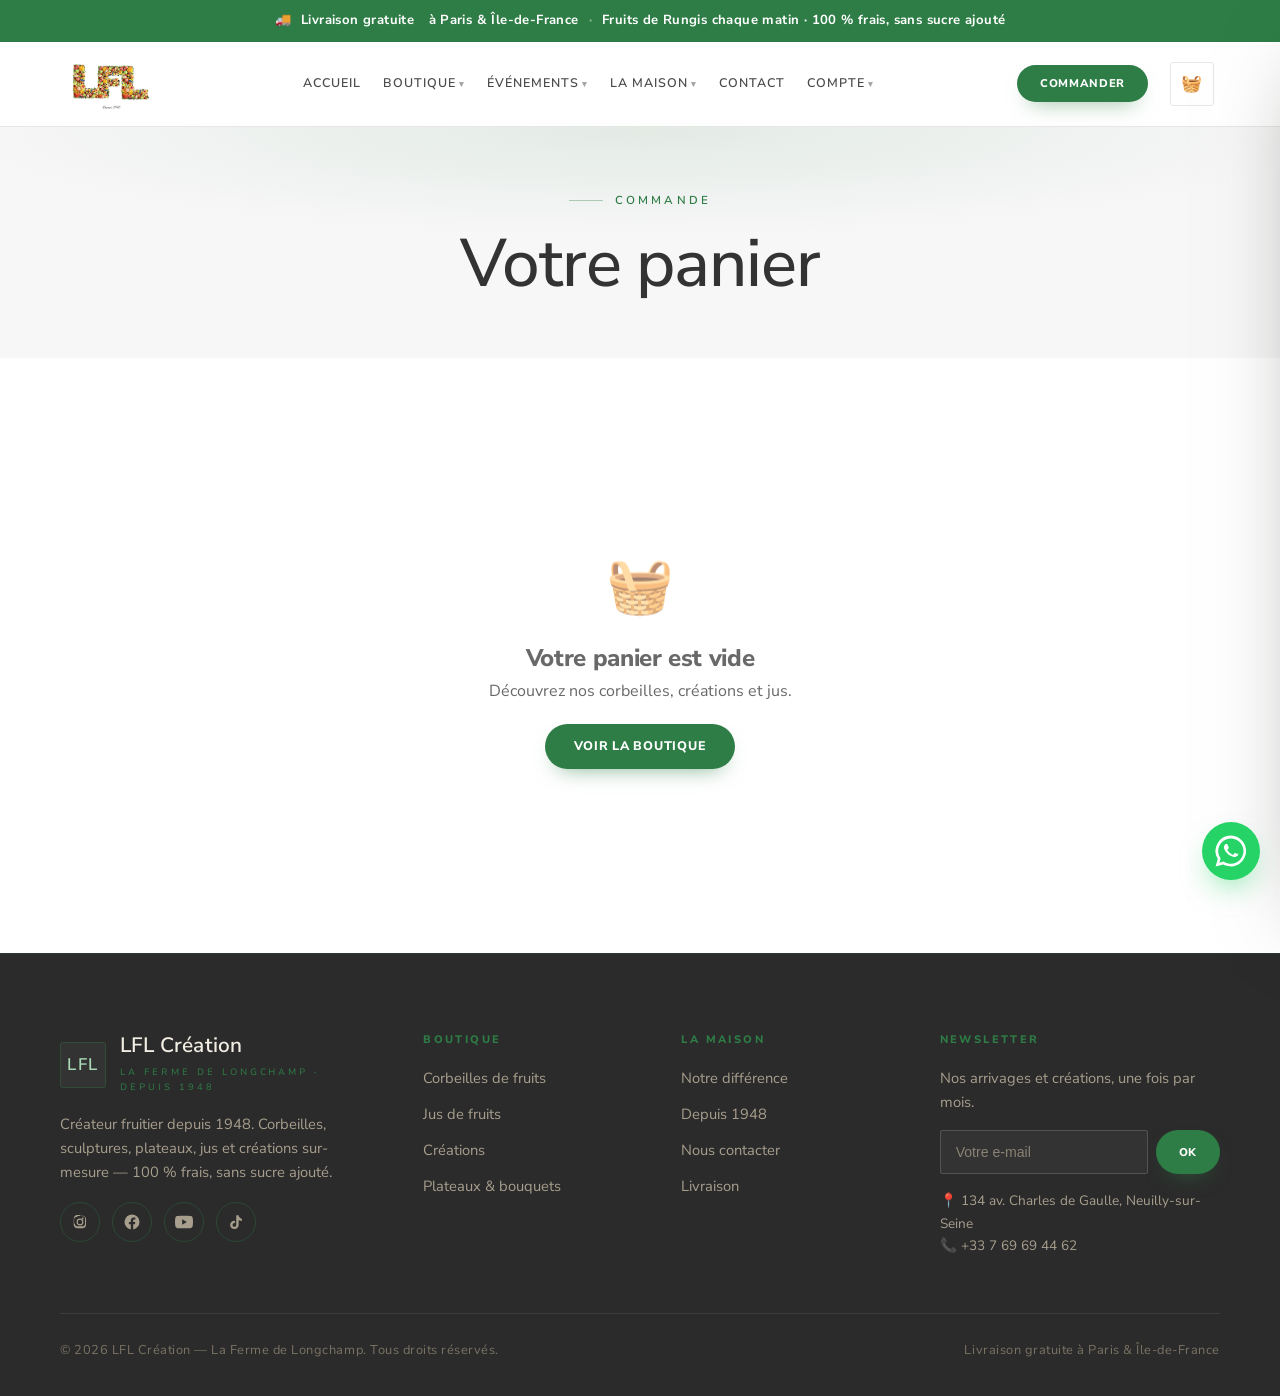
<file: panier.html>
<!DOCTYPE html>
<html lang="fr">
<head>
<meta charset="UTF-8">
<meta name="viewport" content="width=device-width, initial-scale=1.0">
<title>Votre panier — LFL Création</title>
<link rel="preconnect" href="https://fonts.googleapis.com">
<link rel="preconnect" href="https://fonts.gstatic.com" crossorigin>
<link rel="stylesheet" href="assets/css/style.css?v=19">
<link rel="icon" href="data:image/svg+xml,<svg xmlns='http://www.w3.org/2000/svg' viewBox='0 0 100 100'><text y='.9em' font-size='90'>🍉</text></svg>">
</head>
<body>

<div class="topbar">🚚 <strong>Livraison gratuite</strong>&nbsp;à Paris &amp; Île-de-France <span class="sep">·</span> <span class="hide-sm">Fruits de Rungis chaque matin · 100 % frais, sans sucre ajouté</span></div>
<header class="site-header">
  <div class="container nav">
    <a href="index.html" class="brand">
      <img class="brand__logo" src="assets/img/logo.png" alt="LFL Création — La Ferme de Longchamp, depuis 1948">
    </a>
    <nav class="nav__links">
      <a href="index.html">Accueil</a>
      <div class="nav__item">
        <a class="nav__top" href="boutique.html">Boutique<span class="caret">▾</span></a>
        <div class="nav__drop">
          <a href="boutique.html?cat=Corbeilles">Corbeilles de fruits</a>
          <a href="boutique.html?cat=Créations">Créations</a>
          <a href="boutique.html?cat=Crudités">Crudités</a>
          <a href="boutique.html?cat=Jus">Jus de fruits</a>
          <a href="https://deliveroo.fr/fr/menu/paris/paris-16eme-iena/la-ferme-de-longchamp-primeur-fruits-et-legumes-frais" target="_blank" rel="noopener noreferrer">Espace Primeur ↗</a>
        </div>
      </div>
      <div class="nav__item">
        <a class="nav__top" href="evenements.html">Événements<span class="caret">▾</span></a>
        <div class="nav__drop">
          <a href="evenements.html#mariage">Mariage</a>
          <a href="evenements.html#naissance">Naissance</a>
          <a href="evenements.html#seminaire">Soirée &amp; séminaire</a>
          <a href="entreprises.html">Entreprises</a>
        </div>
      </div>
      <div class="nav__item">
        <a class="nav__top" href="a-propos.html">La Maison<span class="caret">▾</span></a>
        <div class="nav__drop">
          <a href="a-propos.html">Notre histoire</a>
          <a href="a-propos.html">Notre différence</a>
          <a href="contact.html">Nous contacter</a>
        </div>
      </div>
      <a href="contact.html">Contact</a>
      <div class="nav__item">
        <a class="nav__top" href="compte.html">Compte<span class="caret">▾</span></a>
        <div class="nav__drop">
          <a href="compte.html#commandes">Mes commandes</a>
          <a href="compte.html#details">Détails du compte</a>
          <a href="admin.html">Espace propriétaire</a>
        </div>
      </div>
    </nav>
    <div class="nav__actions">
      <a href="boutique.html" class="btn btn--green btn--sm">Commander</a>
      <button class="cart-btn" data-open-cart aria-label="Voir le panier">
        <span class="cart-btn__icon">🧺</span><span class="cart-count">0</span>
      </button>
      <button class="nav__toggle" aria-label="Menu"><span></span><span></span><span></span></button>
    </div>
  </div>
</header>

<section class="page-hero" style="padding-block:56px">
  <div class="container">
    <span class="eyebrow" style="justify-content:center">Commande</span>
    <h1>Votre panier</h1>
  </div>
</section>

<section class="section">
  <div class="container" id="cartPage"></div>
</section>

<footer class="site-footer">
  <div class="container">
    <div class="footer-grid">
      <div>
        <a href="index.html" class="brand" style="margin-bottom:16px">
          <span class="brand__mark">LFL</span>
          <span><span class="brand__name">LFL Création</span><span class="brand__since">La Ferme de Longchamp · depuis 1948</span></span>
        </a>
        <p style="max-width:300px;font-size:.92rem">Créateur fruitier depuis 1948. Corbeilles, sculptures, plateaux, jus et créations sur-mesure — 100 % frais, sans sucre ajouté.</p>
        <div class="social"><a href="https://www.instagram.com/maison_lfl/" target="_blank" rel="noopener noreferrer" aria-label="Instagram" title="Instagram"><svg viewBox="0 0 24 24" fill="currentColor"><path d="M12 7.4a4.6 4.6 0 1 0 0 9.2 4.6 4.6 0 0 0 0-9.2zm0 7.6a3 3 0 1 1 0-6 3 3 0 0 1 0 6zm4.8-7.8a1.08 1.08 0 1 1-2.16 0 1.08 1.08 0 0 1 2.16 0zM12 4.16c2.2 0 2.46.01 3.33.05.8.04 1.24.17 1.53.29.38.15.66.33.95.62.29.29.47.57.62.95.11.29.25.73.29 1.53.04.87.05 1.13.05 3.33s-.01 2.46-.05 3.33c-.04.8-.18 1.24-.29 1.53-.15.38-.33.66-.62.95-.29.29-.57.47-.95.62-.29.11-.73.25-1.53.29-.87.04-1.13.05-3.33.05s-2.46-.01-3.33-.05c-.8-.04-1.24-.18-1.53-.29a2.56 2.56 0 0 1-.95-.62 2.56 2.56 0 0 1-.62-.95c-.11-.29-.25-.73-.29-1.53C4.17 14.46 4.16 14.2 4.16 12s.01-2.46.05-3.33c.04-.8.18-1.24.29-1.53.15-.38.33-.66.62-.95.29-.29.57-.47.95-.62.29-.11.73-.25 1.53-.29C9.54 4.17 9.8 4.16 12 4.16M12 2.6c-2.24 0-2.52.01-3.4.05-.88.04-1.48.18-2 .38-.55.21-1.01.5-1.47.96-.46.46-.75.92-.96 1.47-.2.52-.34 1.12-.38 2C3.61 9.48 3.6 9.76 3.6 12s.01 2.52.05 3.4c.04.88.18 1.48.38 2 .21.55.5 1.01.96 1.47.46.46.92.75 1.47.96.52.2 1.12.34 2 .38.88.04 1.16.05 3.4.05s2.52-.01 3.4-.05c.88-.04 1.48-.18 2-.38.55-.21 1.01-.5 1.47-.96.46-.46.75-.92.96-1.47.2-.52.34-1.12.38-2 .04-.88.05-1.16.05-3.4s-.01-2.52-.05-3.4c-.04-.88-.18-1.48-.38-2a3.9 3.9 0 0 0-.96-1.47 3.9 3.9 0 0 0-1.47-.96c-.52-.2-1.12-.34-2-.38-.88-.04-1.16-.05-3.4-.05z"/></svg></a><a href="https://www.facebook.com/lafermedelongchampparis/" target="_blank" rel="noopener noreferrer" aria-label="Facebook" title="Facebook"><svg viewBox="0 0 24 24" fill="currentColor"><path d="M22 12a10 10 0 1 0-11.56 9.88v-6.99H7.9V12h2.54V9.8c0-2.5 1.49-3.89 3.78-3.89 1.09 0 2.24.2 2.24.2v2.46h-1.26c-1.24 0-1.63.77-1.63 1.56V12h2.78l-.44 2.89h-2.34v6.99A10 10 0 0 0 22 12z"/></svg></a><a href="https://www.youtube.com/@Atef.Barbouche" target="_blank" rel="noopener noreferrer" aria-label="YouTube" title="YouTube"><svg viewBox="0 0 24 24" fill="currentColor"><path d="M23.5 6.2a3 3 0 0 0-2.12-2.12C19.5 3.55 12 3.55 12 3.55s-7.5 0-9.38.53A3 3 0 0 0 .5 6.2 31 31 0 0 0 0 12a31 31 0 0 0 .5 5.8 3 3 0 0 0 2.12 2.12c1.88.53 9.38.53 9.38.53s7.5 0 9.38-.53a3 3 0 0 0 2.12-2.12A31 31 0 0 0 24 12a31 31 0 0 0-.5-5.8zM9.6 15.6V8.4l6.2 3.6-6.2 3.6z"/></svg></a><a href="https://www.tiktok.com/@fruits_lfl_creation" target="_blank" rel="noopener noreferrer" aria-label="TikTok" title="TikTok"><svg viewBox="0 0 24 24" fill="currentColor"><path d="M16.6 5.82A4.28 4.28 0 0 1 15.54 3h-3.2v12.9a2.47 2.47 0 1 1-2.47-2.47c.24 0 .48.04.7.1v-3.3a5.7 5.7 0 0 0-.7-.05A5.65 5.65 0 1 0 15.5 15.5V9.34a7.36 7.36 0 0 0 4.3 1.38V7.5a4.28 4.28 0 0 1-3.2-1.68z"/></svg></a></div>
      </div>
      <div><h4>Boutique</h4><ul class="footer-links"><li><a href="boutique.html">Corbeilles de fruits</a></li><li><a href="boutique.html">Jus de fruits</a></li><li><a href="boutique.html">Créations</a></li><li><a href="boutique.html">Plateaux &amp; bouquets</a></li></ul></div>
      <div><h4>La Maison</h4><ul class="footer-links"><li><a href="a-propos.html">Notre différence</a></li><li><a href="a-propos.html">Depuis 1948</a></li><li><a href="contact.html">Nous contacter</a></li><li><a href="index.html#livraison">Livraison</a></li></ul></div>
      <div><h4>Newsletter</h4><p style="font-size:.92rem">Nos arrivages et créations, une fois par mois.</p>
        <form class="newsletter" data-newsletter><input type="email" placeholder="Votre e-mail" required><button class="btn btn--green btn--sm" type="submit">OK</button></form>
        <p style="font-size:.85rem;margin-top:16px">📍 134 av. Charles de Gaulle, Neuilly-sur-Seine<br>📞 +33 7 69 69 44 62</p></div>
    </div>
    <div class="footer-bottom"><span>© 2026 LFL Création — La Ferme de Longchamp. Tous droits réservés.</span><span>Livraison gratuite à Paris &amp; Île-de-France</span></div>
  </div>
</footer>

<div class="overlay" id="overlay" data-close-cart></div>
<aside class="drawer" id="drawer" aria-label="Panier">
  <div class="drawer__head"><h3>Votre panier</h3><button class="drawer__close" data-close-cart aria-label="Fermer">✕</button></div>
  <div class="drawer__body" id="drawerBody"></div>
  <div class="drawer__foot" id="drawerFoot"></div>
</aside>

<script src="assets/js/data.js?v=19"></script>
<script src="assets/js/main.js?v=19"></script>
</body>
</html>
</file>
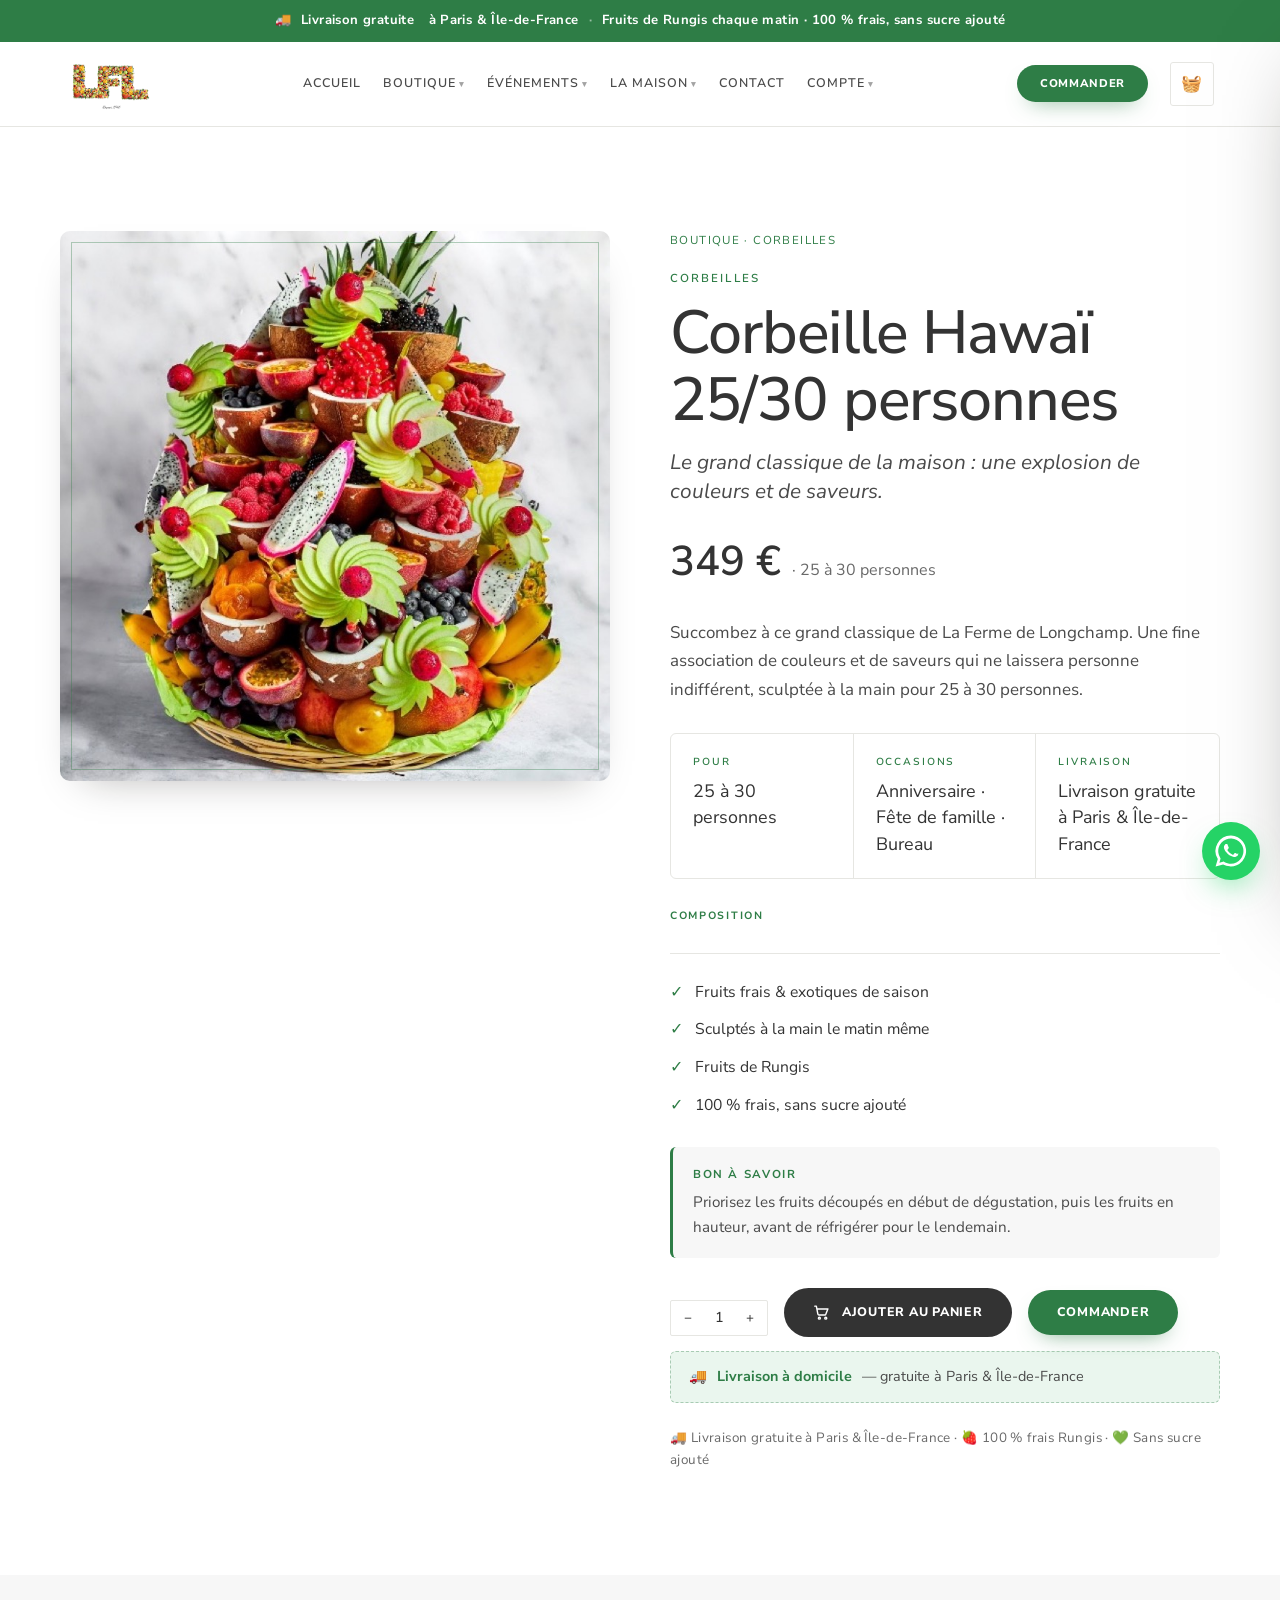
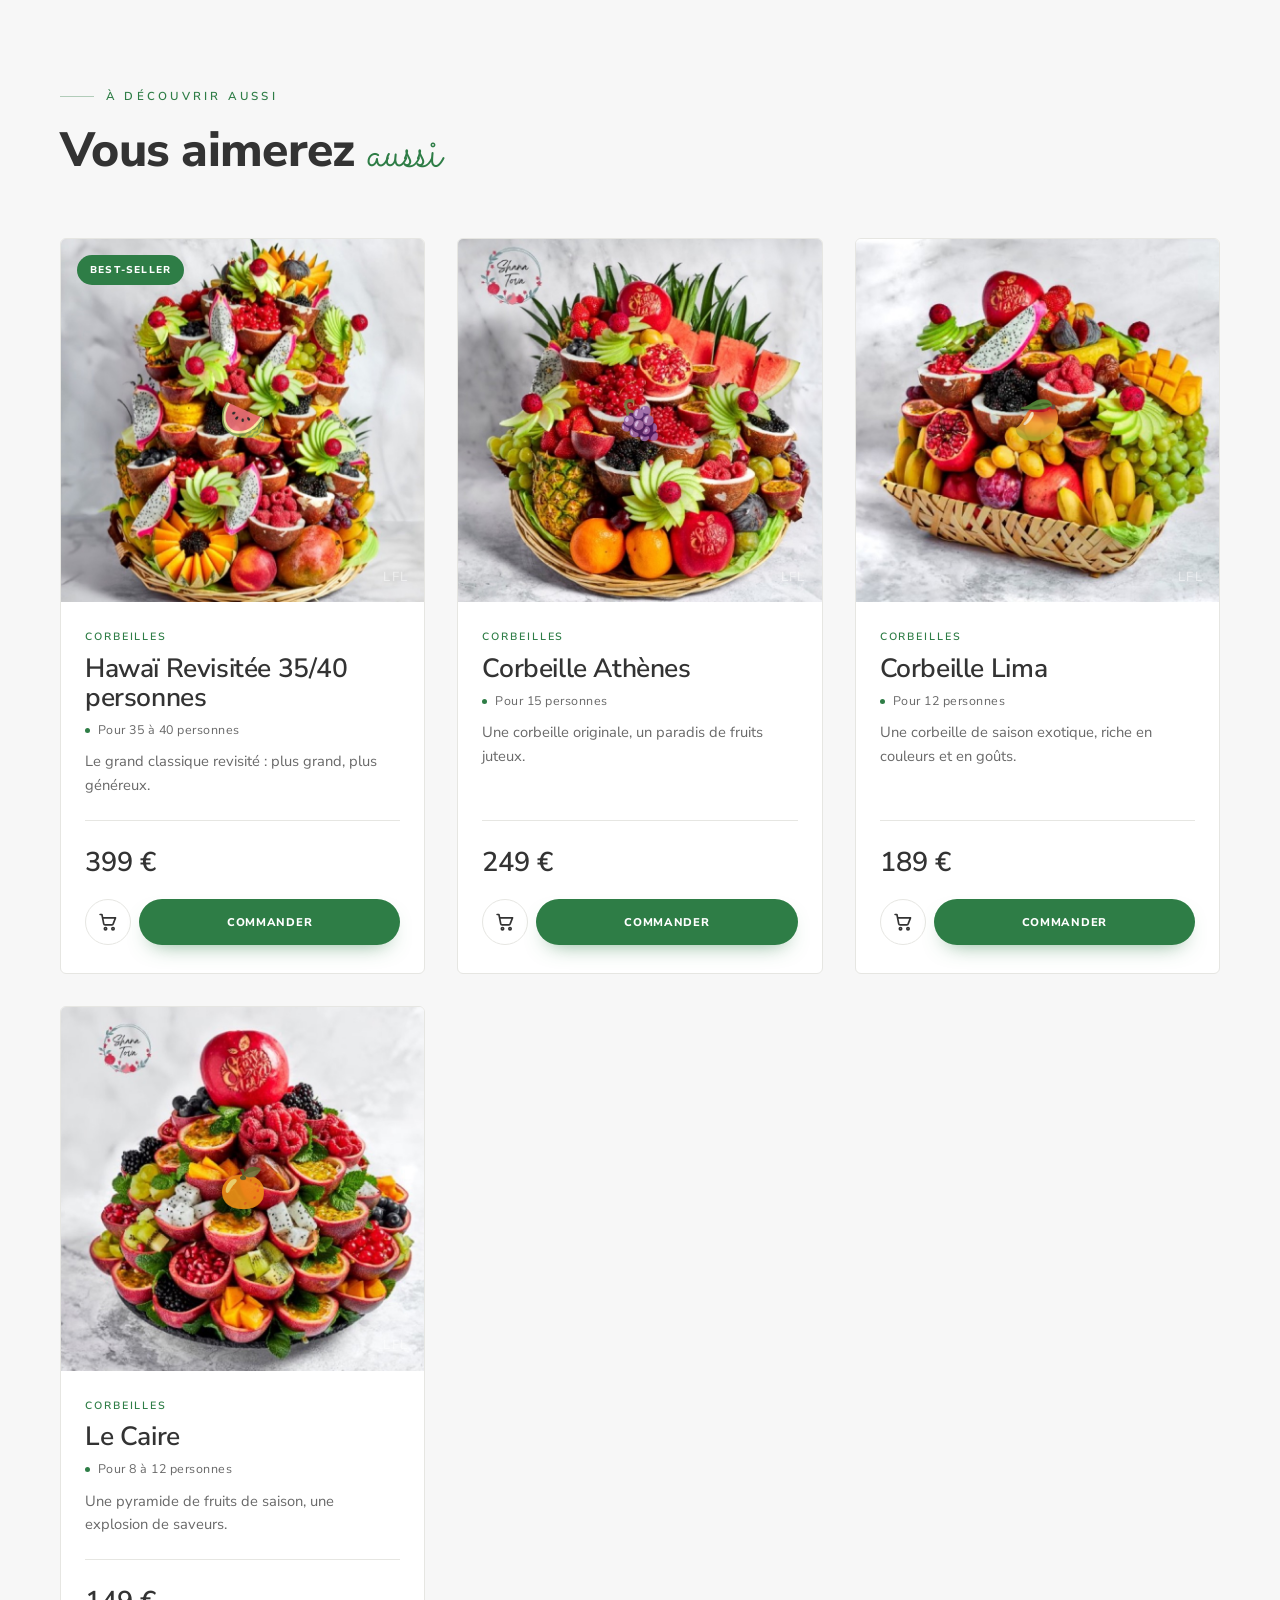
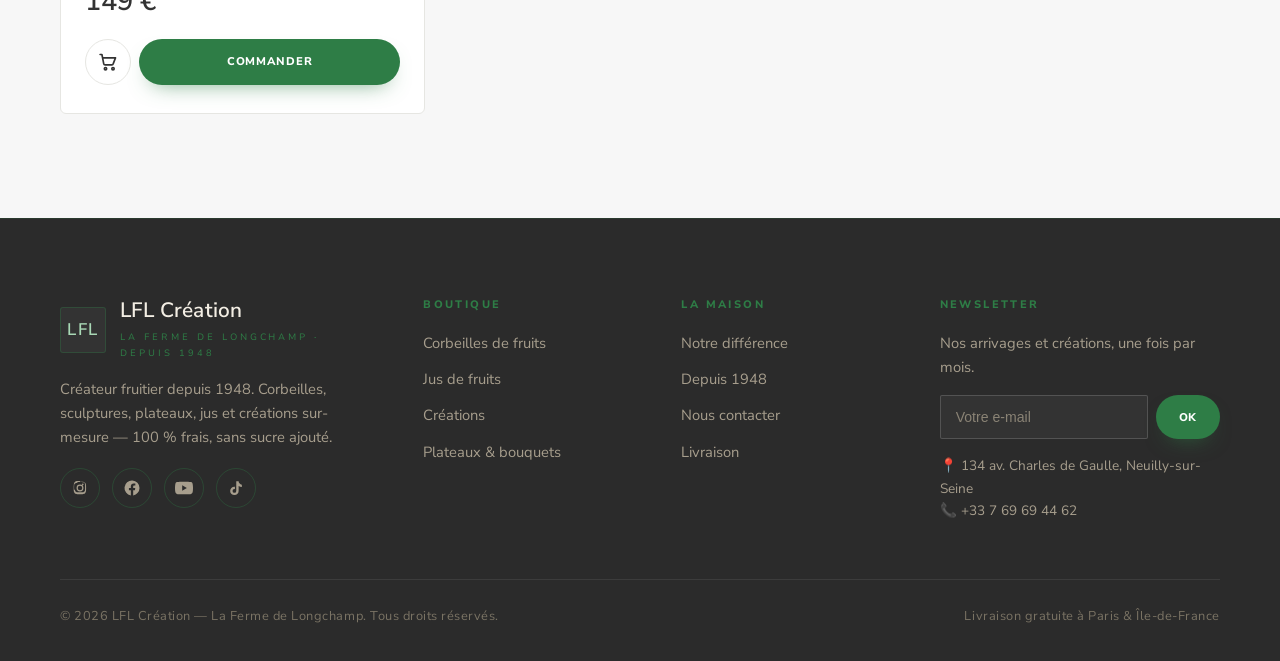
<file: produit.html>
<!DOCTYPE html>
<html lang="fr">
<head>
<meta charset="UTF-8">
<meta name="viewport" content="width=device-width, initial-scale=1.0">
<title>Création — LFL Création</title>
<meta name="description" content="Découvrez notre création de fruits frais : composition, nombre de personnes, livraison. 100 % frais de Rungis, livraison gratuite à Paris & Île-de-France.">
<link rel="preconnect" href="https://fonts.googleapis.com">
<link rel="preconnect" href="https://fonts.gstatic.com" crossorigin>
<link rel="stylesheet" href="assets/css/style.css?v=19">
<link rel="icon" href="data:image/svg+xml,<svg xmlns='http://www.w3.org/2000/svg' viewBox='0 0 100 100'><text y='.9em' font-size='90'>🍉</text></svg>">
</head>
<body>

<div class="topbar">🚚 <strong>Livraison gratuite</strong>&nbsp;à Paris &amp; Île-de-France <span class="sep">·</span> <span class="hide-sm">Fruits de Rungis chaque matin · 100 % frais, sans sucre ajouté</span></div>
<header class="site-header">
  <div class="container nav">
    <a href="index.html" class="brand">
      <img class="brand__logo" src="assets/img/logo.png" alt="LFL Création — La Ferme de Longchamp, depuis 1948">
    </a>
    <nav class="nav__links">
      <a href="index.html">Accueil</a>
      <div class="nav__item">
        <a class="nav__top" href="boutique.html">Boutique<span class="caret">▾</span></a>
        <div class="nav__drop">
          <a href="boutique.html?cat=Corbeilles">Corbeilles de fruits</a>
          <a href="boutique.html?cat=Créations">Créations</a>
          <a href="boutique.html?cat=Crudités">Crudités</a>
          <a href="boutique.html?cat=Jus">Jus de fruits</a>
          <a href="https://deliveroo.fr/fr/menu/paris/paris-16eme-iena/la-ferme-de-longchamp-primeur-fruits-et-legumes-frais" target="_blank" rel="noopener noreferrer">Espace Primeur ↗</a>
        </div>
      </div>
      <div class="nav__item">
        <a class="nav__top" href="evenements.html">Événements<span class="caret">▾</span></a>
        <div class="nav__drop">
          <a href="evenements.html#mariage">Mariage</a>
          <a href="evenements.html#naissance">Naissance</a>
          <a href="evenements.html#seminaire">Soirée &amp; séminaire</a>
          <a href="entreprises.html">Entreprises</a>
        </div>
      </div>
      <div class="nav__item">
        <a class="nav__top" href="a-propos.html">La Maison<span class="caret">▾</span></a>
        <div class="nav__drop">
          <a href="a-propos.html">Notre histoire</a>
          <a href="a-propos.html">Notre différence</a>
          <a href="contact.html">Nous contacter</a>
        </div>
      </div>
      <a href="contact.html">Contact</a>
      <div class="nav__item">
        <a class="nav__top" href="compte.html">Compte<span class="caret">▾</span></a>
        <div class="nav__drop">
          <a href="compte.html#commandes">Mes commandes</a>
          <a href="compte.html#details">Détails du compte</a>
          <a href="admin.html">Espace propriétaire</a>
        </div>
      </div>
    </nav>
    <div class="nav__actions">
      <a href="boutique.html" class="btn btn--green btn--sm">Commander</a>
      <button class="cart-btn" data-open-cart aria-label="Voir le panier">
        <span class="cart-btn__icon">🧺</span><span class="cart-count">0</span>
      </button>
      <button class="nav__toggle" aria-label="Menu"><span></span><span></span><span></span></button>
    </div>
  </div>
</header>

<section class="section">
  <div class="container" id="productDetail"></div>
</section>

<section class="section bg-cream">
  <div class="container">
    <div class="section-head"><div><span class="eyebrow">À découvrir aussi</span><h2 class="section-title">Vous aimerez <em>aussi</em></h2></div></div>
    <div class="products" id="relatedProducts"></div>
  </div>
</section>

<footer class="site-footer">
  <div class="container">
    <div class="footer-grid">
      <div>
        <a href="index.html" class="brand" style="margin-bottom:16px">
          <span class="brand__mark">LFL</span>
          <span><span class="brand__name">LFL Création</span><span class="brand__since">La Ferme de Longchamp · depuis 1948</span></span>
        </a>
        <p style="max-width:300px;font-size:.92rem">Créateur fruitier depuis 1948. Corbeilles, sculptures, plateaux, jus et créations sur-mesure — 100 % frais, sans sucre ajouté.</p>
        <div class="social"><a href="https://www.instagram.com/maison_lfl/" target="_blank" rel="noopener noreferrer" aria-label="Instagram" title="Instagram"><svg viewBox="0 0 24 24" fill="currentColor"><path d="M12 7.4a4.6 4.6 0 1 0 0 9.2 4.6 4.6 0 0 0 0-9.2zm0 7.6a3 3 0 1 1 0-6 3 3 0 0 1 0 6zm4.8-7.8a1.08 1.08 0 1 1-2.16 0 1.08 1.08 0 0 1 2.16 0zM12 4.16c2.2 0 2.46.01 3.33.05.8.04 1.24.17 1.53.29.38.15.66.33.95.62.29.29.47.57.62.95.11.29.25.73.29 1.53.04.87.05 1.13.05 3.33s-.01 2.46-.05 3.33c-.04.8-.18 1.24-.29 1.53-.15.38-.33.66-.62.95-.29.29-.57.47-.95.62-.29.11-.73.25-1.53.29-.87.04-1.13.05-3.33.05s-2.46-.01-3.33-.05c-.8-.04-1.24-.18-1.53-.29a2.56 2.56 0 0 1-.95-.62 2.56 2.56 0 0 1-.62-.95c-.11-.29-.25-.73-.29-1.53C4.17 14.46 4.16 14.2 4.16 12s.01-2.46.05-3.33c.04-.8.18-1.24.29-1.53.15-.38.33-.66.62-.95.29-.29.57-.47.95-.62.29-.11.73-.25 1.53-.29C9.54 4.17 9.8 4.16 12 4.16M12 2.6c-2.24 0-2.52.01-3.4.05-.88.04-1.48.18-2 .38-.55.21-1.01.5-1.47.96-.46.46-.75.92-.96 1.47-.2.52-.34 1.12-.38 2C3.61 9.48 3.6 9.76 3.6 12s.01 2.52.05 3.4c.04.88.18 1.48.38 2 .21.55.5 1.01.96 1.47.46.46.92.75 1.47.96.52.2 1.12.34 2 .38.88.04 1.16.05 3.4.05s2.52-.01 3.4-.05c.88-.04 1.48-.18 2-.38.55-.21 1.01-.5 1.47-.96.46-.46.75-.92.96-1.47.2-.52.34-1.12.38-2 .04-.88.05-1.16.05-3.4s-.01-2.52-.05-3.4c-.04-.88-.18-1.48-.38-2a3.9 3.9 0 0 0-.96-1.47 3.9 3.9 0 0 0-1.47-.96c-.52-.2-1.12-.34-2-.38-.88-.04-1.16-.05-3.4-.05z"/></svg></a><a href="https://www.facebook.com/lafermedelongchampparis/" target="_blank" rel="noopener noreferrer" aria-label="Facebook" title="Facebook"><svg viewBox="0 0 24 24" fill="currentColor"><path d="M22 12a10 10 0 1 0-11.56 9.88v-6.99H7.9V12h2.54V9.8c0-2.5 1.49-3.89 3.78-3.89 1.09 0 2.24.2 2.24.2v2.46h-1.26c-1.24 0-1.63.77-1.63 1.56V12h2.78l-.44 2.89h-2.34v6.99A10 10 0 0 0 22 12z"/></svg></a><a href="https://www.youtube.com/@Atef.Barbouche" target="_blank" rel="noopener noreferrer" aria-label="YouTube" title="YouTube"><svg viewBox="0 0 24 24" fill="currentColor"><path d="M23.5 6.2a3 3 0 0 0-2.12-2.12C19.5 3.55 12 3.55 12 3.55s-7.5 0-9.38.53A3 3 0 0 0 .5 6.2 31 31 0 0 0 0 12a31 31 0 0 0 .5 5.8 3 3 0 0 0 2.12 2.12c1.88.53 9.38.53 9.38.53s7.5 0 9.38-.53a3 3 0 0 0 2.12-2.12A31 31 0 0 0 24 12a31 31 0 0 0-.5-5.8zM9.6 15.6V8.4l6.2 3.6-6.2 3.6z"/></svg></a><a href="https://www.tiktok.com/@fruits_lfl_creation" target="_blank" rel="noopener noreferrer" aria-label="TikTok" title="TikTok"><svg viewBox="0 0 24 24" fill="currentColor"><path d="M16.6 5.82A4.28 4.28 0 0 1 15.54 3h-3.2v12.9a2.47 2.47 0 1 1-2.47-2.47c.24 0 .48.04.7.1v-3.3a5.7 5.7 0 0 0-.7-.05A5.65 5.65 0 1 0 15.5 15.5V9.34a7.36 7.36 0 0 0 4.3 1.38V7.5a4.28 4.28 0 0 1-3.2-1.68z"/></svg></a></div>
      </div>
      <div><h4>Boutique</h4><ul class="footer-links"><li><a href="boutique.html">Corbeilles de fruits</a></li><li><a href="boutique.html">Jus de fruits</a></li><li><a href="boutique.html">Créations</a></li><li><a href="boutique.html">Plateaux &amp; bouquets</a></li></ul></div>
      <div><h4>La Maison</h4><ul class="footer-links"><li><a href="a-propos.html">Notre différence</a></li><li><a href="a-propos.html">Depuis 1948</a></li><li><a href="contact.html">Nous contacter</a></li><li><a href="index.html#livraison">Livraison</a></li></ul></div>
      <div><h4>Newsletter</h4><p style="font-size:.92rem">Nos arrivages et créations, une fois par mois.</p>
        <form class="newsletter" data-newsletter><input type="email" placeholder="Votre e-mail" required><button class="btn btn--green btn--sm" type="submit">OK</button></form>
        <p style="font-size:.85rem;margin-top:16px">📍 134 av. Charles de Gaulle, Neuilly-sur-Seine<br>📞 +33 7 69 69 44 62</p></div>
    </div>
    <div class="footer-bottom"><span>© 2026 LFL Création — La Ferme de Longchamp. Tous droits réservés.</span><span>Livraison gratuite à Paris &amp; Île-de-France</span></div>
  </div>
</footer>

<div class="overlay" id="overlay" data-close-cart></div>
<aside class="drawer" id="drawer" aria-label="Panier">
  <div class="drawer__head"><h3>Votre panier</h3><button class="drawer__close" data-close-cart aria-label="Fermer">✕</button></div>
  <div class="drawer__body" id="drawerBody"></div>
  <div class="drawer__foot" id="drawerFoot"></div>
</aside>

<script src="assets/js/data.js?v=19"></script>
<script src="assets/js/main.js?v=19"></script>
</body>
</html>
</file>
<file: assets/css/style.css>
/* =========================================================
   LFL Création — La Ferme de Longchamp — Design System
   Couleurs EXACTES du site lflcreation.com :
   Blanc #ffffff · texte #696969 · titres #333333
   Accent : vert (choisi via le sélecteur)
   Typo : Nunito Sans (marque) + Sacramento (script signature)
   ========================================================= */
@import url('https://fonts.googleapis.com/css2?family=Nunito+Sans:ital,wght@0,400;0,600;0,700;0,800;1,400&family=Sacramento&display=swap');

:root {
  /* Fonds — blanc/crème (exact LFL) */
  --paper:      #ffffff;
  --ivory:      #ffffff;   /* fond principal : blanc */
  --ivory-2:    #f7f7f7;   /* sections alternées (exact LFL) */
  --sand:       #eef0ec;

  /* Encres (exact LFL) */
  --ink:        #333333;   /* titres */
  --ink-2:      #4a4a4a;
  --muted:      #696969;   /* texte courant */
  --line:       #e6e6e2;

  /* Marque — vert (base par défaut, à affiner via le sélecteur) */
  --green:      #5BB973;   /* vert frais (décoratif, points/dots) */
  --green-600:  #3E9E58;   /* vert intermédiaire */
  --green-700:  #2E7D46;   /* vert profond — boutons/topbar (AA sur blanc) */
  --green-bright:#A8E063;  /* vert vif (pop) */
  --green-soft: #EAF6EE;   /* voile vert très clair */
  --forest:     #1E5C3F;   /* vert forêt (sections sombres) */

  /* Accent principal (labels, filets, liens) */
  --gold:       #2E7D46;   /* accent lisible sur blanc (AA) */
  --gold-2:     #A9D9B6;   /* accent clair (sur fond sombre) */
  --gold-soft:  #EAF6EE;
  --gold-line:  rgba(46,125,70,.35);

  /* Accents fruités complémentaires */
  --wine:       #2E7D46;   /* vert (badge Hot) */
  --amber:      #F0A63A;   /* mangue (accent chaud) */
  --plum:       #C85B8E;   /* rose */
  --olive:      #A8E063;   /* vert vif */

  --charcoal:   #2b2b2b;   /* footer */

  --radius:     6px;
  --radius-lg:  10px;
  --shadow:     0 18px 40px -24px rgba(20,17,12,.35);
  --shadow-lg:  0 40px 90px -40px rgba(20,17,12,.5);
  --maxw:       1220px;
  --ease:       cubic-bezier(.22,.61,.36,1);

  --font-display: "Nunito Sans", -apple-system, BlinkMacSystemFont, "Segoe UI", Roboto, Helvetica, Arial, sans-serif;
  --font-body:    "Nunito Sans", -apple-system, BlinkMacSystemFont, "Segoe UI", Roboto, Helvetica, Arial, sans-serif;
  --font-script:  "Sacramento", "Brush Script MT", cursive;
}

/* ---------- Reset ---------- */
*, *::before, *::after { box-sizing: border-box; }
* { margin: 0; }
html { scroll-behavior: smooth; -webkit-text-size-adjust: 100%; }
body {
  font-family: var(--font-body);
  color: var(--ink);
  background: var(--ivory);
  line-height: 1.65;
  font-size: 16px;
  -webkit-font-smoothing: antialiased;
  text-rendering: optimizeLegibility;
}
img { max-width: 100%; display: block; }
a { color: inherit; text-decoration: none; }
button { font-family: inherit; cursor: pointer; border: none; background: none; color: inherit; }
ul { list-style: none; padding: 0; }
h1, h2, h3, h4 { font-family: var(--font-display); font-weight: 800; line-height: 1.1; letter-spacing: -.015em; }
::selection { background: var(--gold-soft); }
.script { font-family: var(--font-script); font-weight: 400; }

/* ---------- Layout ---------- */
.container { width: 100%; max-width: var(--maxw); margin-inline: auto; padding-inline: 30px; }
.section { padding-block: 104px; }
.section--tight { padding-block: 64px; }
.bg-cream { background: var(--ivory-2); }
.bg-green { background: var(--forest); color: #F3EEE4; }
.center { text-align: center; }

/* Filet + label doré, signature « maison » */
.eyebrow {
  display: inline-flex; align-items: center; gap: 12px;
  font-family: var(--font-body);
  font-size: .72rem; font-weight: 600; letter-spacing: .28em;
  text-transform: uppercase; color: var(--gold);
}
.eyebrow::before { content: ""; width: 34px; height: 1px; background: var(--gold-line); }
.center .eyebrow::after { content: ""; width: 34px; height: 1px; background: var(--gold-line); }
.bg-green .eyebrow { color: var(--gold-2); }

.section-title { font-size: clamp(1.9rem, 4.2vw, 3rem); margin-top: 18px; font-weight: 800; }
.section-title em { font-family: var(--font-script); font-style: normal; color: var(--green-700); font-weight: 400; font-size: 1.15em; }
.bg-green .section-title { color: #F6F1E7; }
.bg-green .section-title em { color: var(--gold-2); }
.section-lead { max-width: 600px; color: var(--muted); margin-top: 18px; font-size: 1.06rem; }
.center .section-lead { margin-inline: auto; }

/* ---------- Boutons ---------- */
.btn {
  display: inline-flex; align-items: center; justify-content: center; gap: 12px;
  padding: 15px 28px; border-radius: 999px; font-weight: 800;
  font-size: .78rem; letter-spacing: .06em; text-transform: uppercase;
  transition: background .3s var(--ease), color .3s var(--ease), border-color .3s var(--ease), transform .3s var(--ease);
  white-space: nowrap; line-height: 1; border: 1px solid transparent;
}
.btn svg { width: 15px; height: 15px; }
.btn--dark { background: var(--ink); color: var(--ivory); }
.btn--dark:hover { background: #000; transform: translateY(-2px); }
.btn--green { background: var(--green-700); color: #fff; box-shadow: 0 10px 22px -12px rgba(46,125,70,.7); }
.btn--green:hover { background: #256b3b; transform: translateY(-2px); }
.btn--gold { background: transparent; color: var(--ink); border-color: var(--gold); }
.btn--gold:hover { background: var(--gold); color: #fff; transform: translateY(-2px); }
.btn--ghost { background: transparent; color: var(--ink); border-color: var(--line); }
.btn--ghost:hover { border-color: var(--ink); transform: translateY(-2px); }
.btn--light { background: var(--ivory); color: var(--ink); }
.btn--light:hover { background: #fff; transform: translateY(-2px); }
.btn--block { width: 100%; }
.btn--sm { padding: 12px 22px; font-size: .7rem; }

/* ---------- Barre livraison ---------- */
.topbar {
  background: var(--green-700); color: #fff; text-align: center;
  font-size: .82rem; font-weight: 700; letter-spacing: .03em; padding: 10px 16px;
  display: flex; align-items: center; justify-content: center; gap: 10px; flex-wrap: wrap;
}
.topbar .sep { opacity: .5; }
@media (max-width: 560px){ .topbar { font-size: .72rem; } .topbar .sep, .topbar .hide-sm { display: none; } }

/* ---------- Header / Nav ---------- */
.site-header {
  position: sticky; top: 0; z-index: 60;
  background: rgba(255,255,255,.86);
  backdrop-filter: saturate(160%) blur(16px);
  -webkit-backdrop-filter: saturate(160%) blur(16px);
  border-bottom: 1px solid var(--line);
}
.nav { display: flex; align-items: center; justify-content: space-between; height: 84px; gap: 24px; }
.brand { display: flex; align-items: center; gap: 14px; }
.brand__logo { height: 56px; width: auto; display: block; }
@media (max-width: 720px){ .brand__logo { height: 44px; } }
.brand__mark {
  width: 46px; height: 46px; border-radius: 3px; flex: none;
  display: grid; place-items: center;
  background: var(--ink); color: var(--gold-2);
  font-family: var(--font-display); font-weight: 600; font-size: 1.05rem; letter-spacing: .08em;
  border: 1px solid var(--gold-line);
}
.brand__name { font-family: var(--font-display); font-weight: 600; font-size: 1.3rem; line-height: 1; letter-spacing: .01em; }
.brand__since { display: block; font-family: var(--font-body); font-size: .58rem; letter-spacing: .32em; text-transform: uppercase; color: var(--gold); margin-top: 5px; }

.nav__links { display: flex; align-items: center; gap: 22px; }
.nav__links > a, .nav__item > .nav__top { font-size: .78rem; font-weight: 600; letter-spacing: .08em; text-transform: uppercase; color: var(--ink-2); position: relative; padding: 6px 0; transition: color .2s; display: inline-block; }
.nav__links > a::after, .nav__item > .nav__top::after {
  content: ""; position: absolute; left: 0; bottom: 0; height: 1px; width: 0;
  background: var(--gold); transition: width .3s var(--ease);
}
.nav__links > a:hover, .nav__item > .nav__top:hover { color: var(--ink); }
.nav__links > a:hover::after, .nav__links > a.is-active::after,
.nav__item:hover > .nav__top::after, .nav__item > .nav__top.is-active::after { width: 100%; }
.nav__actions { display: flex; align-items: center; gap: 16px; }

/* Sous-menus */
.nav__item { position: relative; }
.nav__item .caret { font-size: .7em; opacity: .5; margin-left: 3px; }
.nav__drop {
  position: absolute; top: 100%; left: 0; min-width: 220px; background: #fff;
  border: 1px solid var(--line); border-radius: 12px; box-shadow: var(--shadow-lg);
  padding: 10px; display: none; flex-direction: column; gap: 2px; z-index: 70;
}
.nav__item:hover .nav__drop { display: flex; }
.nav__drop a { font-size: .82rem; letter-spacing: .02em; text-transform: none; font-weight: 500; color: var(--ink-2); padding: 10px 12px; border-radius: 8px; }
.nav__drop a:hover { background: var(--green-soft); color: var(--green-700); }
@media (max-width: 720px) {
  .nav__item { width: 100%; }
  .nav__drop { position: static; display: flex; box-shadow: none; border: none; padding: 2px 0 8px 16px; min-width: 0; }
  .nav__item > .nav__top { display: block; width: 100%; padding: 14px 0; border-bottom: 1px solid var(--line); }
}

.cart-btn { position: relative; display: inline-flex; align-items: center; }
.cart-btn__icon { width: 44px; height: 44px; border-radius: 3px; display: grid; place-items: center; border: 1px solid var(--line); font-size: 1.05rem; transition: border-color .2s, background .2s; }
.cart-btn:hover .cart-btn__icon { border-color: var(--gold); }
.cart-count {
  position: absolute; top: -7px; right: -7px; min-width: 20px; height: 20px; padding: 0 5px;
  border-radius: 999px; background: var(--wine); color: #fff;
  font-size: .68rem; font-weight: 600; display: grid; place-items: center;
  transform: scale(0); transition: transform .25s var(--ease);
}
.cart-count.is-visible { transform: scale(1); }

.nav__toggle { display: none; width: 46px; height: 46px; border-radius: 3px; border: 1px solid var(--line); }
.nav__toggle span { display: block; width: 20px; height: 1.5px; background: var(--ink); margin: 4px auto; transition: .3s; }

/* ---------- Hero ---------- */
.hero { position: relative; overflow: hidden; background: var(--ivory-2); color: var(--ink); }
.hero::before {
  content: ""; position: absolute; inset: 0;
  background: radial-gradient(120% 90% at 85% 15%, rgba(46,125,70,.12), transparent 55%);
  pointer-events: none;
}
.hero__grid {
  display: grid; grid-template-columns: 1.05fr .95fr; gap: 60px; align-items: center;
  padding-block: clamp(60px, 8vw, 120px); position: relative; z-index: 1;
}
.hero__badge {
  display: inline-flex; align-items: center; gap: 10px;
  background: #fff; border: 1px solid var(--line); border-radius: 999px;
  padding: 8px 16px; font-size: .68rem; font-weight: 600; letter-spacing: .2em; text-transform: uppercase; color: var(--green-600);
  box-shadow: var(--shadow);
}
.hero__badge .dot { color: var(--green); }
.hero h1 { font-size: clamp(2.4rem, 5.2vw, 4rem); margin-top: 18px; font-weight: 800; color: var(--ink); letter-spacing: -.02em; }
.hero h1 .accent { font-family: var(--font-script); font-weight: 400; color: var(--green-700); font-size: 1.15em; letter-spacing: 0; }
.hero h1 .script-lead { display: block; font-family: var(--font-script); font-weight: 400; color: var(--green-700); font-size: clamp(2.6rem, 6vw, 4.6rem); line-height: 1; margin-bottom: -.1em; letter-spacing: 0; }
.hero__lead { font-size: 1.1rem; color: var(--muted); max-width: 470px; margin-top: 24px; line-height: 1.7; }
.hero__cta { display: flex; flex-wrap: wrap; gap: 16px; margin-top: 38px; }
.hero__stats { display: flex; gap: 44px; margin-top: 54px; flex-wrap: wrap; padding-top: 34px; border-top: 1px solid var(--line); }
.hero__stats .num { font-family: var(--font-display); font-size: 2.3rem; font-weight: 500; color: var(--ink); }
.hero__stats .lbl { font-size: .74rem; color: var(--muted); letter-spacing: .08em; text-transform: uppercase; margin-top: 2px; }

.hero__visual { position: relative; }
.hero__photo {
  position: relative; border-radius: var(--radius-lg); overflow: hidden;
  aspect-ratio: 4/5; box-shadow: var(--shadow-lg);
  background:
    radial-gradient(120% 120% at 30% 15%, rgba(255,255,255,.25) 0 38%, transparent 39%),
    linear-gradient(150deg, #A8E063, #5BB973 35%, #f0a63a 70%, #e0603c 100%);
}
.hero__photo img { width: 100%; height: 100%; object-fit: cover; object-position: center; }
.hero__photo.img-missing::after {
  content: "LFL Création"; position: absolute; inset: 0; display: grid; place-items: center;
  font-family: var(--font-script); font-size: 2.6rem; color: rgba(255,255,255,.7);
  text-align: center; padding: 20px;
}
.hero__float {
  position: absolute; background: var(--ivory); color: var(--ink); border-radius: 4px; padding: 15px 18px;
  box-shadow: var(--shadow-lg); display: flex; align-items: center; gap: 13px; border: 1px solid var(--gold-line);
}
.hero__float--tl { top: 28px; left: -24px; }
.hero__float--br { bottom: 30px; right: -20px; }
.hero__float .ic { width: 40px; height: 40px; border-radius: 999px; display: grid; place-items: center; font-size: 1.1rem; border: 1px solid var(--gold-line); }
.hero__float strong { display: block; font-size: .82rem; letter-spacing: .04em; }
.hero__float small { color: var(--muted); font-size: .74rem; }

/* ---------- Bandeau (ex-marquee) ---------- */
.marquee { background: var(--ink); color: var(--gold-soft); overflow: hidden; padding-block: 20px; border-block: 1px solid rgba(46,125,70,.2); }
.marquee__track { display: flex; gap: 60px; white-space: nowrap; animation: marquee 32s linear infinite; }
.marquee__track span { font-family: var(--font-display); font-style: italic; font-size: 1.35rem; opacity: .92; display: inline-flex; gap: 60px; align-items: center; }
.marquee__track span::after { content: "❋"; color: var(--gold); font-style: normal; font-size: .8rem; }
@keyframes marquee { to { transform: translateX(-50%); } }

/* ---------- Cartes valeurs ---------- */
.grid-3 { display: grid; grid-template-columns: repeat(3, 1fr); gap: 28px; }
.grid-4 { display: grid; grid-template-columns: repeat(4, 1fr); gap: 24px; }
.value-card {
  background: var(--paper); border: 1px solid var(--line); border-radius: var(--radius); padding: 40px 34px;
  transition: transform .4s var(--ease), box-shadow .4s var(--ease), border-color .4s;
  position: relative;
}
.value-card::before { content: ""; position: absolute; top: 0; left: 34px; right: 34px; height: 1px; background: var(--gold-line); transform: scaleX(0); transform-origin: left; transition: transform .5s var(--ease); }
.value-card:hover { transform: translateY(-6px); box-shadow: var(--shadow); border-color: var(--gold-line); }
.value-card:hover::before { transform: scaleX(1); }
.value-card .ic { width: 56px; height: 56px; border-radius: 999px; display: grid; place-items: center; font-size: 1.3rem; margin-bottom: 24px; border: 1px solid var(--gold-line); background: var(--ivory); }
.value-card h3 { font-size: 1.7rem; font-weight: 600; }
.value-card p { color: var(--muted); margin-top: 10px; font-size: .98rem; }

/* ---------- Grille & cartes produits ---------- */
.section-head { display: flex; align-items: flex-end; justify-content: space-between; gap: 24px; flex-wrap: wrap; margin-bottom: 52px; }
.products { display: grid; grid-template-columns: repeat(auto-fill, minmax(280px, 1fr)); gap: 32px; }
.product {
  background: var(--paper); border: 1px solid var(--line); border-radius: var(--radius);
  overflow: hidden; display: flex; flex-direction: column;
  transition: transform .4s var(--ease), box-shadow .4s var(--ease), border-color .4s;
}
.product:hover { transform: translateY(-6px); box-shadow: var(--shadow-lg); border-color: var(--gold-line); }
.product__media { position: relative; aspect-ratio: 1/1; overflow: hidden; }
.product__media img { width: 100%; height: 100%; object-fit: cover; transition: transform .8s var(--ease); }
.product:hover .product__media img { transform: scale(1.05); }
.product__media.grad::after {
  content: attr(data-emoji); position: absolute; inset: 0; display: grid; place-items: center;
  font-size: 2.4rem; opacity: .9; filter: saturate(.85) drop-shadow(0 8px 14px rgba(0,0,0,.25));
}
.product__media.grad::before {
  content: "LFL"; position: absolute; bottom: 14px; right: 16px; z-index: 2;
  font-family: var(--font-display); font-size: .82rem; letter-spacing: .1em; color: rgba(255,255,255,.55);
}
.product__badge {
  position: absolute; top: 16px; left: 16px; z-index: 2;
  background: var(--green-700); color: #fff; font-size: .62rem; font-weight: 800;
  letter-spacing: .12em; text-transform: uppercase; padding: 7px 13px; border-radius: 999px;
}
.product__badge--framboise { background: var(--wine); color: #fff; }
.product__badge--mangue { background: var(--green-bright); color: #17400a; }
.product__fav {
  position: absolute; top: 13px; right: 13px; z-index: 2; width: 36px; height: 36px; border-radius: 999px;
  background: rgba(255,255,255,.9); display: grid; place-items: center; backdrop-filter: blur(4px); transition: .2s;
}
.product__body { padding: 26px 24px 28px; display: flex; flex-direction: column; flex: 1; }
.product__cat { font-size: .66rem; font-weight: 600; letter-spacing: .18em; text-transform: uppercase; color: var(--gold); }
.product__name { font-family: var(--font-display); font-size: 1.65rem; font-weight: 600; margin-top: 8px; line-height: 1.1; }
.product__desc { color: var(--muted); font-size: .92rem; margin-top: 10px; flex: 1; line-height: 1.6; }
.product__foot { display: flex; align-items: center; justify-content: space-between; margin-top: 22px; gap: 12px; padding-top: 20px; border-top: 1px solid var(--line); }
.product__price { font-family: var(--font-display); font-size: 1.7rem; font-weight: 600; }
.product__price small { font-size: .78rem; color: var(--muted); font-family: var(--font-body); font-weight: 400; }
.product__actions { display: flex; gap: 8px; margin-top: 14px; }
.product__actions .btn { flex: 1; padding-left: 10px; padding-right: 10px; }
.add-icon {
  flex: 0 0 auto; width: 46px; height: 46px; border-radius: 999px; border: 1.5px solid var(--line);
  background: #fff; color: var(--ink); display: grid; place-items: center; cursor: pointer;
  transition: background .2s var(--ease), color .2s, border-color .2s, transform .2s;
}
.add-icon svg { width: 20px; height: 20px; }
.add-icon:hover { background: var(--green-700); border-color: var(--green-700); color: #fff; transform: translateY(-2px); }
.pd__buy .btn { flex: 0 0 auto; }
.pd__buy #pdAdd svg, .pd__buy #pdBuy svg { width: 17px; height: 17px; }
.pd__deliv {
  display: flex; align-items: center; gap: 10px; margin-top: 14px; padding: 13px 18px;
  border: 1px dashed var(--gold-line); border-radius: var(--radius); background: var(--green-soft);
  color: var(--ink-2); font-size: .9rem; transition: border-color .2s, background .2s;
}
.pd__deliv strong { color: var(--green-700); font-weight: 700; }
.pd__deliv:hover { border-color: var(--green-700); }
.add-btn {
  width: 46px; height: 46px; border-radius: 3px; background: transparent; color: var(--ink); border: 1px solid var(--line);
  display: grid; place-items: center; transition: background .25s var(--ease), color .25s, border-color .25s; flex: none;
}
.add-btn:hover { background: var(--ink); color: var(--gold-2); border-color: var(--ink); }
.add-btn.added { background: var(--forest); color: #fff; border-color: var(--forest); }

/* placeholders bijou (photo manquante) */
.grad         { background: linear-gradient(150deg, #A8E063, #5BB973 55%, #2E7D46); }
.grad--exo    { background: linear-gradient(150deg, #A8E063, #f0a63a 55%, #e0603c); }
.grad--berry  { background: linear-gradient(150deg, #f2c14e, #e0603c 50%, #c85b8e); }
.grad--citrus { background: linear-gradient(150deg, #f5d76e, #f0a63a); }
.grad--green  { background: linear-gradient(150deg, #A8E063, #5BB973 55%, #2E7D46); }
.img-missing { position: relative; }
.img-missing > img { opacity: 0; }

/* ---------- Filtres ---------- */
.filters { display: flex; flex-wrap: wrap; gap: 12px; margin-bottom: 44px; justify-content: center; }
.chip {
  padding: 11px 22px; border-radius: 2px; border: 1px solid var(--line);
  font-size: .72rem; font-weight: 500; letter-spacing: .12em; text-transform: uppercase; color: var(--muted); background: transparent; transition: .25s;
}
.chip:hover { border-color: var(--ink); color: var(--ink); }
.chip.is-active { background: var(--ink); color: var(--gold-2); border-color: var(--ink); }

/* ---------- Split / histoire ---------- */
.split { display: grid; grid-template-columns: 1fr 1fr; gap: 64px; align-items: center; }
.split__media { border-radius: var(--radius-lg); overflow: hidden; aspect-ratio: 5/6; box-shadow: var(--shadow-lg); outline: 1px solid var(--gold-line); outline-offset: -10px; position: relative; }
.split__media img { width: 100%; height: 100%; object-fit: cover; }
.split__media.img-missing::after { content: "LFL Création"; position: absolute; inset: 0; display: grid; place-items: center; font-family: var(--font-script); font-size: 2.2rem; color: rgba(255,255,255,.7); text-align: center; padding: 24px; }
.story-timeline { margin-top: 34px; display: grid; gap: 0; }
.story-timeline li { display: flex; gap: 22px; padding: 20px 0; border-top: 1px solid var(--line); }
.story-timeline li:last-child { border-bottom: 1px solid var(--line); }
.story-timeline .yr { font-family: var(--font-display); font-weight: 600; color: var(--gold); font-size: 1.4rem; min-width: 100px; font-style: italic; }
.story-timeline p { color: var(--muted); font-size: .98rem; }

/* ---------- Étapes ---------- */
.steps { display: grid; grid-template-columns: repeat(4,1fr); gap: 30px; }
.step { text-align: center; }
.step .n {
  width: 64px; height: 64px; border-radius: 999px; margin: 0 auto 22px; display: grid; place-items: center;
  border: 1px solid var(--gold-line); color: var(--gold-2); font-family: var(--font-display); font-size: 1.6rem; font-weight: 600; font-style: italic;
}
.step h4 { font-size: 1.4rem; font-weight: 600; }
.step p { color: #C4BCAB; font-size: .94rem; margin-top: 8px; }
.bg-green .step p { color: #B8B09E; }

/* ---------- Avis ---------- */
.quotes { display: grid; grid-template-columns: repeat(3,1fr); gap: 30px; }
.quote { background: var(--paper); border: 1px solid var(--line); border-radius: var(--radius); padding: 38px 34px; }
.quote .stars { color: var(--gold); letter-spacing: 3px; font-size: .85rem; }
.quote p { margin-top: 18px; font-size: 1.28rem; font-family: var(--font-display); font-style: italic; line-height: 1.45; color: var(--ink-2); }
.quote .who { display: flex; align-items: center; gap: 14px; margin-top: 26px; padding-top: 22px; border-top: 1px solid var(--line); }
.quote .av { width: 44px; height: 44px; border-radius: 999px; border: 1px solid var(--gold-line); display: grid; place-items: center; font-weight: 500; color: var(--gold); font-size: .82rem; font-family: var(--font-body); letter-spacing: .04em; }
.quote .who strong { display: block; font-size: .92rem; letter-spacing: .04em; }
.quote .who small { color: var(--muted); }

/* ---------- Bande CTA ---------- */
.cta-band {
  background: var(--forest); color: #EFE9DC; border-radius: var(--radius-lg);
  padding: clamp(52px, 7vw, 90px); text-align: center; position: relative; overflow: hidden;
  outline: 1px solid rgba(46,125,70,.3); outline-offset: -12px;
}
.cta-band::before { content: ""; position: absolute; inset: 0; background: radial-gradient(80% 60% at 50% 0%, rgba(46,125,70,.16), transparent 60%); }
.cta-band > * { position: relative; }
.cta-band h2 { font-size: clamp(2.2rem, 4.5vw, 3.4rem); font-weight: 500; color: #F6F1E7; }
.cta-band p { color: #C4BCAB; max-width: 540px; margin: 18px auto 34px; }

/* ---------- Galerie de créations ---------- */
.gallery { display: grid; grid-template-columns: repeat(4, 1fr); gap: 14px; }
.gallery img { width: 100%; aspect-ratio: 1/1; object-fit: cover; border-radius: var(--radius); background: #fff; box-shadow: var(--shadow); transition: transform .4s var(--ease); }
.gallery img:hover { transform: translateY(-4px) scale(1.02); }
@media (max-width: 760px) { .gallery { grid-template-columns: repeat(2, 1fr); } }

/* ---------- Voir plus ---------- */
.see-more { display: flex; flex-direction: column; align-items: center; gap: 12px; margin-top: 44px; }
.see-more__count { font-size: .84rem; color: var(--muted); letter-spacing: .02em; }

/* ---------- Reels Instagram — 4 cartes fixes centrées (identique Talia) ---------- */
.reels { display: grid; grid-template-columns: repeat(4, 274px); justify-content: center; gap: 32px; margin: 42px auto 0; }
.ig-tile { width: 274px; height: 552px; border-radius: 14px; overflow: hidden; background: #000; border: 1px solid rgba(20,40,25,.14); box-shadow: none; }
.ig-tile iframe { display: block; width: 274px; height: 552px; border: 0; }
@media (max-width: 1180px){ .reels { grid-template-columns: repeat(2, 274px); } }
@media (max-width: 620px){ .reels { grid-template-columns: 274px; } }

/* ---------- Bouton WhatsApp flottant ---------- */
.wa-float { position: fixed; right: 20px; bottom: 20px; z-index: 120; width: 58px; height: 58px; border-radius: 999px; background: #25D366; color: #fff; display: grid; place-items: center; box-shadow: 0 14px 30px -10px rgba(37,211,102,.6); transition: transform .2s var(--ease); }
.wa-float:hover { transform: scale(1.08); color: #fff; }
.wa-float svg { width: 32px; height: 32px; }
@media (max-width: 560px) { .wa-float { width: 52px; height: 52px; right: 16px; bottom: 16px; } .wa-float svg { width: 28px; height: 28px; } }

/* ---------- Deux univers (Création / Primeur) ---------- */
.univers { display: grid; grid-template-columns: 1fr 1fr; gap: 26px; }
@media (max-width: 760px) { .univers { grid-template-columns: 1fr; } }
.univers__card { position: relative; min-height: 360px; border-radius: var(--radius-lg); overflow: hidden; display: flex; align-items: flex-end; color: #fff; box-shadow: var(--shadow); }
.univers__card::before { content: ""; position: absolute; inset: 0; background-image: var(--bg); background-size: cover; background-position: center; transition: transform .7s var(--ease); }
.univers__card::after { content: ""; position: absolute; inset: 0; background: linear-gradient(180deg, rgba(20,17,12,.05), rgba(20,17,12,.82)); }
.univers__card:hover::before { transform: scale(1.05); }
.univers__body { position: relative; z-index: 1; padding: 34px; }
.univers__tag { display: inline-block; font-size: .66rem; font-weight: 800; letter-spacing: .16em; text-transform: uppercase; color: #fff; background: rgba(46,125,70,.85); padding: 7px 13px; border-radius: 999px; margin-bottom: 14px; }
.univers__card h3 { font-size: 1.7rem; color: #fff; }
.univers__card p { color: rgba(255,255,255,.88); margin: 8px 0 20px; font-size: .98rem; max-width: 420px; }

/* ---------- Checkout (panier) ---------- */
.checkout { margin-top: 44px; border-top: 1px solid var(--line); padding-top: 34px; }
.checkout__grid { display: grid; grid-template-columns: 1fr 1fr; gap: 0 20px; }
.checkout .field--full { grid-column: 1 / -1; }
@media (max-width: 640px) { .checkout__grid { grid-template-columns: 1fr; } }

/* ---------- Mon compte : commandes ---------- */
.acc-empty { text-align: center; padding: 50px 0; color: var(--muted); }
.order-card { border: 1px solid var(--line); border-radius: var(--radius); padding: 20px 22px; margin-bottom: 16px; }
.order-card__head { display: flex; justify-content: space-between; align-items: flex-start; gap: 12px; }
.order-card__head strong { font-family: var(--font-display); font-size: 1.15rem; }
.order-date { display: block; font-size: .8rem; color: var(--muted); margin-top: 2px; }
.order-card__meta { text-align: right; }
.order-status { display: inline-block; font-size: .68rem; font-weight: 800; text-transform: uppercase; letter-spacing: .08em; color: var(--green-700); background: var(--green-soft); padding: 4px 10px; border-radius: 999px; }
.order-total { display: block; font-family: var(--font-display); font-weight: 800; font-size: 1.2rem; margin-top: 6px; }
.order-items { margin-top: 14px; border-top: 1px dashed var(--line); padding-top: 12px; }
.order-items li { display: flex; justify-content: space-between; gap: 12px; font-size: .92rem; padding: 4px 0; color: var(--ink-2); }

/* ---------- Admin ---------- */
.admin-gate { text-align: center; padding: 40px 0; }
.admin-stats { display: flex; gap: 16px; flex-wrap: wrap; margin-bottom: 26px; }
.admin-stats .stat { background: var(--ivory-2); border-radius: var(--radius); padding: 18px 26px; }
.stat__n { display: block; font-family: var(--font-display); font-weight: 800; font-size: 1.8rem; color: var(--green-700); line-height: 1.1; }
.stat__l { font-size: .74rem; color: var(--muted); text-transform: uppercase; letter-spacing: .08em; }
.admin-table-wrap { overflow-x: auto; border: 1px solid var(--line); border-radius: var(--radius); }
.admin-table { width: 100%; border-collapse: collapse; font-size: .9rem; min-width: 760px; }
.admin-table th { text-align: left; background: var(--ivory-2); padding: 12px 14px; font-size: .7rem; text-transform: uppercase; letter-spacing: .08em; color: var(--muted); }
.admin-table td { padding: 12px 14px; border-top: 1px solid var(--line); vertical-align: top; }
.admin-table .muted { color: var(--muted); font-size: .82rem; }

/* ---------- Compte : connexion / inscription ---------- */
.acc-grid { display: grid; grid-template-columns: 1fr 1fr; gap: 24px; }
@media (max-width: 760px) { .acc-grid { grid-template-columns: 1fr; } }
.acc-card, .acc-panel { background: #fff; border: 1px solid var(--line); border-radius: var(--radius); padding: 28px; }
.acc-card h3 { font-size: 1.3rem; margin-bottom: 16px; }
.acc-hello { display: flex; justify-content: space-between; align-items: flex-start; gap: 16px; flex-wrap: wrap; padding-bottom: 20px; border-bottom: 1px solid var(--line); margin-bottom: 20px; }
.acc-form { display: grid; grid-template-columns: 1fr 1fr; gap: 0 18px; }
.acc-form .field--full { grid-column: 1 / -1; }
.acc-form button { grid-column: 1 / -1; justify-self: start; margin-top: 4px; }
@media (max-width: 600px) { .acc-form { grid-template-columns: 1fr; } }

/* ---------- Footer ---------- */
.site-footer { background: var(--charcoal); color: #A79E8D; padding-block: 80px 34px; border-top: 1px solid rgba(46,125,70,.2); }
.footer-grid { display: grid; grid-template-columns: 1.5fr 1fr 1fr 1.2fr; gap: 48px; }
.site-footer .brand__name { color: #F3EEE4; }
.site-footer h4 { font-family: var(--font-body); font-size: .68rem; letter-spacing: .22em; text-transform: uppercase; margin-bottom: 20px; color: var(--gold); }
.site-footer a { transition: color .2s; }
.site-footer a:hover { color: #F3EEE4; }
.footer-links li { margin-bottom: 12px; font-size: .92rem; }
.footer-bottom { border-top: 1px solid rgba(255,255,255,.08); margin-top: 56px; padding-top: 26px; display: flex; justify-content: space-between; flex-wrap: wrap; gap: 12px; font-size: .8rem; letter-spacing: .04em; color: #7A7364; }
.newsletter { display: flex; gap: 8px; margin-top: 16px; }
.newsletter input { flex: 1; padding: 13px 15px; border-radius: 2px; border: 1px solid rgba(255,255,255,.16); background: rgba(255,255,255,.04); color: #fff; font-size: .88rem; }
.newsletter input::placeholder { color: #8a8375; }
.social { display: flex; gap: 12px; margin-top: 18px; }
.social a { width: 40px; height: 40px; border-radius: 999px; border: 1px solid rgba(46,125,70,.35); display: grid; place-items: center; transition: .25s; color: #A79E8D; }
.social a svg { width: 18px; height: 18px; display: block; }
.social a:hover { border-color: var(--gold); background: rgba(46,125,70,.14); color: #fff; }

/* ---------- Images entièrement dans le cadre ---------- */
.product__media, .pd__media, .hero__photo { background: #fff; }
.product__media img, .pd__media img { object-fit: cover !important; object-position: center; }
.hero__photo img { object-fit: contain !important; object-position: center; }

/* ---------- Drawer panier ---------- */
.overlay { position: fixed; inset: 0; background: rgba(20,17,12,.5); opacity: 0; visibility: hidden; transition: .3s; z-index: 90; }
.overlay.is-open { opacity: 1; visibility: visible; }
.drawer {
  position: fixed; top: 0; right: 0; height: 100%; width: min(440px, 92vw); background: var(--ivory); z-index: 100;
  transform: translateX(100%); transition: transform .4s var(--ease); display: flex; flex-direction: column;
  box-shadow: var(--shadow-lg);
}
.drawer.is-open { transform: translateX(0); }
.drawer__head { display: flex; align-items: center; justify-content: space-between; padding: 26px 28px; border-bottom: 1px solid var(--line); }
.drawer__head h3 { font-size: 1.6rem; font-weight: 600; }
.drawer__close { width: 40px; height: 40px; border-radius: 3px; border: 1px solid var(--line); display: grid; place-items: center; transition: border-color .2s; }
.drawer__close:hover { border-color: var(--ink); }
.drawer__body { flex: 1; overflow-y: auto; padding: 14px 28px; }
.drawer__empty { text-align: center; color: var(--muted); padding: 56px 0; }
.drawer__empty .em { font-size: 2.4rem; opacity: .7; }
.cart-line { display: flex; gap: 16px; padding: 20px 0; border-bottom: 1px solid var(--line); }
.cart-line__img { width: 58px; height: 58px; border-radius: 6px; flex: none; overflow: hidden; background: #f5f5f2; }
.cart-line__img img { width: 100%; height: 100%; object-fit: cover; display: block; }
.cart-line__info { flex: 1; }
.cart-line__info strong { font-family: var(--font-display); font-size: 1.2rem; font-weight: 600; }
.cart-line__info .price { color: var(--gold); font-weight: 500; font-size: .9rem; }
.qty { display: inline-flex; align-items: center; gap: 4px; margin-top: 10px; border: 1px solid var(--line); border-radius: 2px; padding: 3px; }
.qty button { width: 28px; height: 28px; border-radius: 2px; display: grid; place-items: center; font-weight: 500; transition: background .2s; }
.qty button:hover { background: var(--sand); }
.qty span { min-width: 26px; text-align: center; font-weight: 500; font-size: .9rem; }
.cart-line__remove { color: var(--muted); font-size: .72rem; letter-spacing: .08em; text-transform: uppercase; align-self: flex-start; }
.cart-line__remove:hover { color: var(--wine); }
.drawer__foot { padding: 26px 28px; border-top: 1px solid var(--line); }
.drawer__total { display: flex; justify-content: space-between; align-items: baseline; margin-bottom: 18px; }
.drawer__total .t { font-family: var(--font-display); font-size: 1.7rem; font-weight: 600; }

/* ---------- Hero interne ---------- */
.page-hero { background: var(--ivory-2); color: var(--ink); padding-block: 88px; text-align: center; position: relative; overflow: hidden; }
.page-hero::before { content: ""; position: absolute; inset: 0; background: radial-gradient(90% 80% at 50% 0%, rgba(46,125,70,.10), transparent 60%); }
.page-hero > * { position: relative; }
.page-hero .eyebrow { justify-content: center; }
.page-hero h1 { font-size: clamp(2.6rem, 5.5vw, 4.2rem); font-weight: 500; color: var(--ink); margin-top: 18px; }
.page-hero p { color: var(--muted); max-width: 560px; margin: 18px auto 0; }
.breadcrumb { font-size: .72rem; letter-spacing: .12em; text-transform: uppercase; color: var(--gold); margin-bottom: 14px; }
.breadcrumb a:hover { color: var(--green); }

/* ---------- Cart page ---------- */
.cart-layout { display: grid; grid-template-columns: 1.6fr .9fr; gap: 48px; }
@media (max-width: 760px) { .cart-layout { grid-template-columns: 1fr; } }

/* ---------- Contact ---------- */
.contact-grid { display: grid; grid-template-columns: 1fr 1fr; gap: 56px; }
.field { margin-bottom: 20px; }
.field label { display: block; font-size: .72rem; font-weight: 600; letter-spacing: .12em; text-transform: uppercase; color: var(--muted); margin-bottom: 8px; }
.field input, .field textarea, .field select {
  width: 100%; padding: 14px 16px; border: 1px solid var(--line); border-radius: 2px;
  font-family: inherit; font-size: .95rem; background: var(--paper); transition: border-color .2s;
}
.field input:focus, .field textarea:focus, .field select:focus { outline: none; border-color: var(--gold); }
.info-row { display: flex; gap: 18px; padding: 22px 0; border-bottom: 1px solid var(--line); }
.info-row:last-child { border-bottom: none; }
.info-row .ic { width: 50px; height: 50px; border-radius: 999px; border: 1px solid var(--gold-line); background: var(--ivory); display: grid; place-items: center; font-size: 1.1rem; flex: none; }
.info-row strong { display: block; font-family: var(--font-display); font-size: 1.15rem; }
.info-row span { color: var(--muted); font-size: .94rem; }

/* ---------- Fiche produit ---------- */
.pd { display: grid; grid-template-columns: 1fr 1fr; gap: 60px; }
.pd__media { border-radius: var(--radius-lg); overflow: hidden; aspect-ratio: 1/1; box-shadow: var(--shadow); outline: 1px solid var(--gold-line); outline-offset: -12px; }
.pd__media img { width: 100%; height: 100%; object-fit: cover; }
.pd__cat { color: var(--gold); font-weight: 600; text-transform: uppercase; letter-spacing: .18em; font-size: .72rem; }
.pd h1 { font-size: clamp(2.6rem, 5vw, 3.8rem); margin-top: 10px; font-weight: 500; }
.pd__price { font-family: var(--font-display); font-size: 2.6rem; font-weight: 600; margin: 22px 0; }
.pd__desc { color: var(--ink-2); font-size: 1.06rem; line-height: 1.7; }
.pd__list { margin: 28px 0; display: grid; gap: 12px; padding-top: 26px; border-top: 1px solid var(--line); }
.pd__list li { display: flex; gap: 12px; align-items: center; font-size: .98rem; }
.pd__list .ck { color: var(--gold); }
.pd__lead { font-family: var(--font-display); font-style: italic; font-size: 1.3rem; color: var(--ink-2); margin-top: 14px; line-height: 1.4; }
.pd__unit { font-size: 1rem; color: var(--muted); font-family: var(--font-body); font-weight: 400; }
.pd__from { font-size: 1.1rem; color: var(--muted); font-weight: 700; }
.pd__specs { display: grid; grid-template-columns: repeat(3, 1fr); gap: 0; margin: 28px 0; border: 1px solid var(--line); border-radius: var(--radius); overflow: hidden; }
.pd__spec { padding: 20px 22px; border-right: 1px solid var(--line); }
.pd__spec:last-child { border-right: none; }
.pd__spec .l { display: block; font-size: .64rem; font-weight: 600; letter-spacing: .18em; text-transform: uppercase; color: var(--gold); margin-bottom: 8px; }
.pd__spec .v { font-family: var(--font-display); font-size: 1.12rem; line-height: 1.25; color: var(--ink); }
.pd__compo-title { display: block; font-size: .66rem; font-weight: 600; letter-spacing: .18em; text-transform: uppercase; color: var(--gold); }
.pd__reassure { margin-top: 24px; color: var(--muted); font-size: .84rem; letter-spacing: .03em; }
.pd__label { display: block; font-size: .66rem; font-weight: 700; letter-spacing: .16em; text-transform: uppercase; color: var(--gold); margin-bottom: 10px; }
.pd__sizes { margin: 24px 0; }
.pd__size-opts { display: flex; gap: 10px; flex-wrap: wrap; }
.pd__size { display: flex; flex-direction: column; gap: 3px; align-items: flex-start; padding: 10px 16px; border: 1.5px solid var(--line); border-radius: 10px; background: #fff; transition: .2s; min-width: 104px; cursor: pointer; }
.pd__size:hover { border-color: var(--ink); }
.pd__size.is-active { border-color: var(--green-700); background: var(--green-soft); }
.pd__size .s-lbl { font-weight: 700; font-size: .92rem; }
.pd__size .s-prc { font-size: .82rem; color: var(--muted); }
.pd__size.is-active .s-prc { color: var(--green-700); }
.pd__note { margin: 24px 0; background: var(--ivory-2); border-radius: var(--radius); padding: 18px 20px; border-left: 3px solid var(--green-700); }
.pd__note strong { display: block; font-size: .72rem; letter-spacing: .14em; text-transform: uppercase; color: var(--green-700); margin-bottom: 6px; }
.pd__note p { color: var(--ink-2); font-size: .95rem; }
.cart-line__size { font-size: .82rem; color: var(--muted); margin-top: 2px; }
@media (max-width: 560px) { .pd__specs { grid-template-columns: 1fr; } .pd__spec { border-right: none; border-bottom: 1px solid var(--line); } .pd__spec:last-child { border-bottom: none; } }

.product__meta { font-size: .78rem; color: var(--muted); margin-top: 8px; letter-spacing: .04em; display: flex; align-items: center; gap: 8px; }
.product__meta::before { content: ""; width: 5px; height: 5px; border-radius: 999px; background: var(--gold); flex: none; }

.pd__buy { display: flex; gap: 16px; align-items: center; margin-top: 30px; flex-wrap: wrap; }

/* ---------- Toast ---------- */
.toast {
  position: fixed; bottom: 30px; left: 50%; transform: translate(-50%, 140%);
  background: var(--ink); color: var(--ivory); padding: 15px 26px; border-radius: 3px;
  display: flex; align-items: center; gap: 12px; z-index: 120; box-shadow: var(--shadow-lg);
  transition: transform .45s var(--ease); font-size: .82rem; letter-spacing: .06em; border: 1px solid rgba(46,125,70,.35);
}
.toast.is-show { transform: translate(-50%, 0); }
.toast .em { color: var(--gold-2); }

/* ---------- Reveal ---------- */
.reveal { opacity: 0; transform: translateY(26px); transition: opacity .8s var(--ease), transform .8s var(--ease); }
.reveal.in { opacity: 1; transform: none; }

/* ---------- Responsive ---------- */
@media (max-width: 980px) {
  .hero__grid, .split, .contact-grid, .pd { grid-template-columns: 1fr; gap: 44px; }
  .split__media, .pd__media { aspect-ratio: 16/11; }
  .grid-3, .quotes, .footer-grid { grid-template-columns: 1fr 1fr; }
  .steps { grid-template-columns: 1fr 1fr; }
  .hero__float--tl { left: 12px; }
  .hero__float--br { right: 12px; }
}
@media (max-width: 720px) {
  .section { padding-block: 70px; }
  .nav__links, .nav__actions .btn { display: none; }
  .nav__toggle { display: block; }
  .nav__links.is-open {
    display: flex; flex-direction: column; position: absolute; top: 84px; left: 0; right: 0;
    background: var(--ivory); padding: 22px 30px; gap: 4px; border-bottom: 1px solid var(--line); box-shadow: var(--shadow);
  }
  .nav__links.is-open a { padding: 14px 0; width: 100%; border-bottom: 1px solid var(--line); }
  .grid-3, .grid-4, .quotes, .footer-grid, .steps { grid-template-columns: 1fr; }
  .hero__stats { gap: 28px; }
}
</file>
